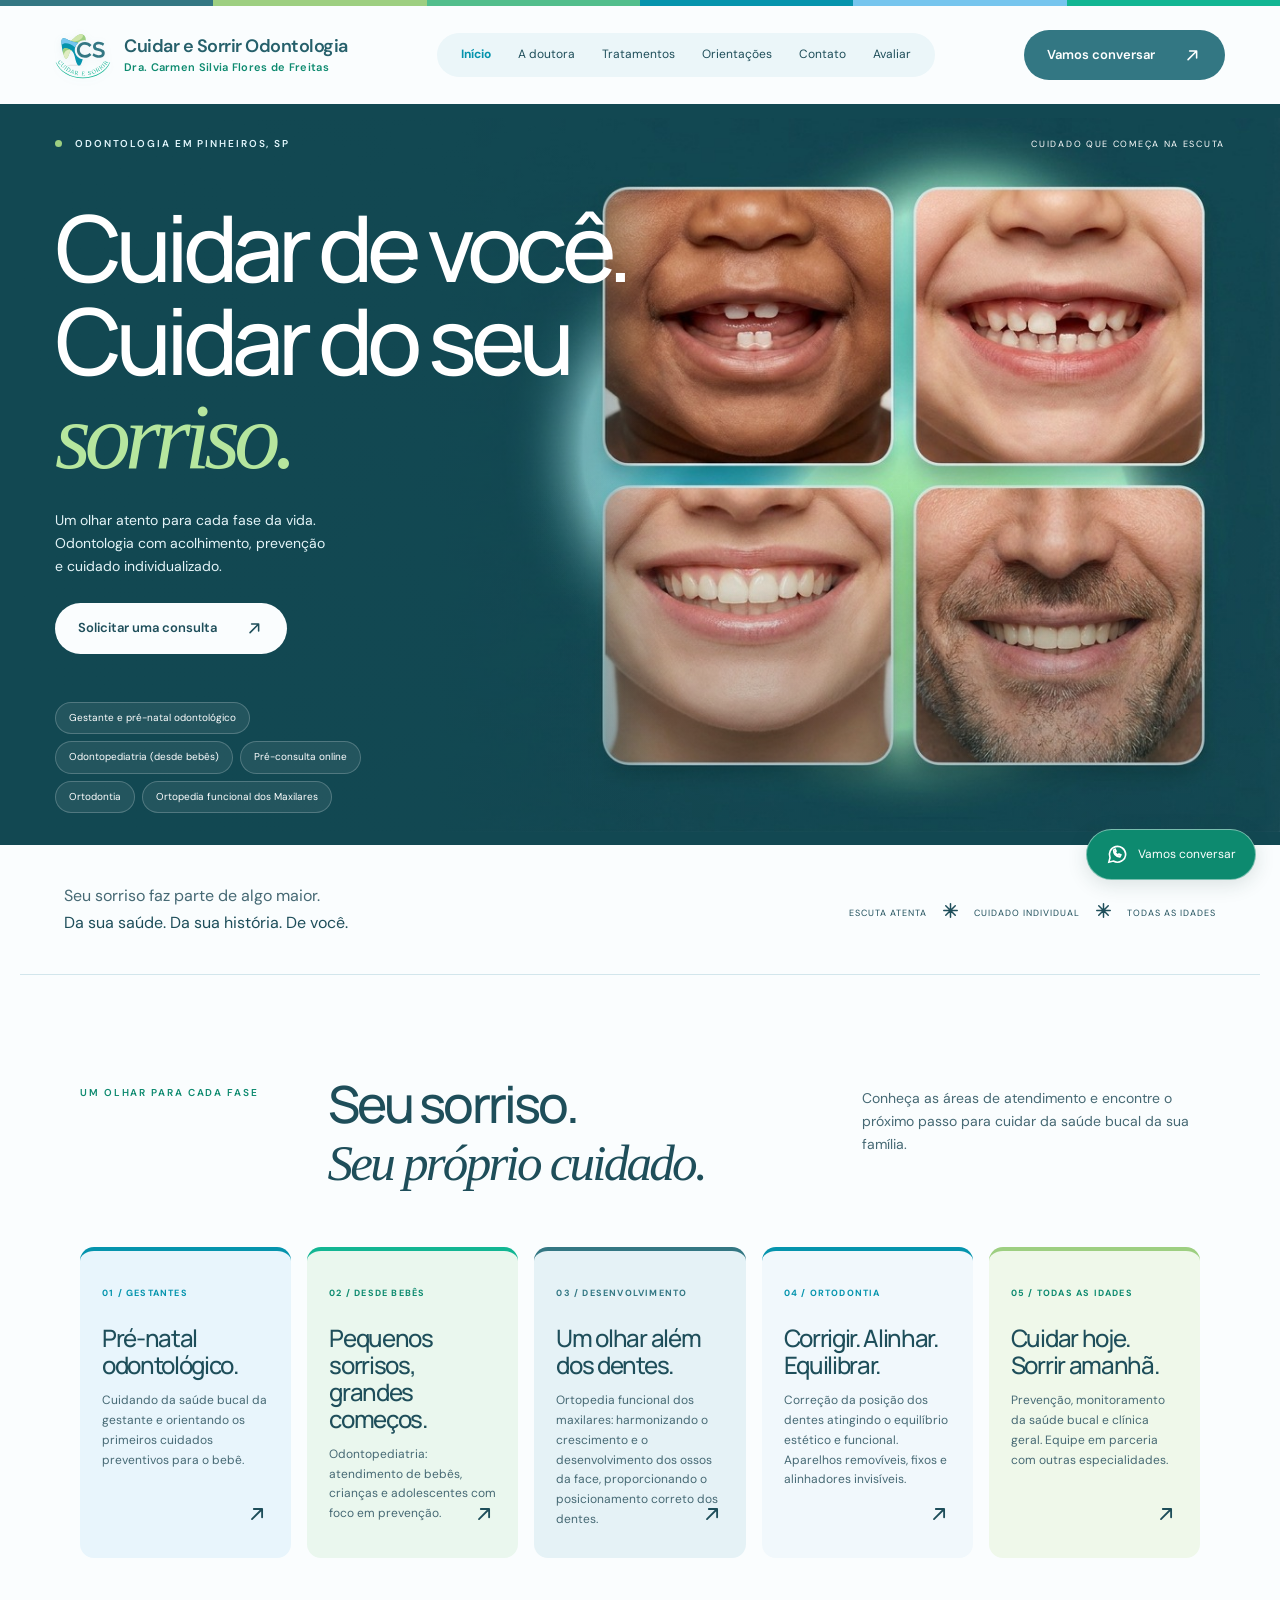
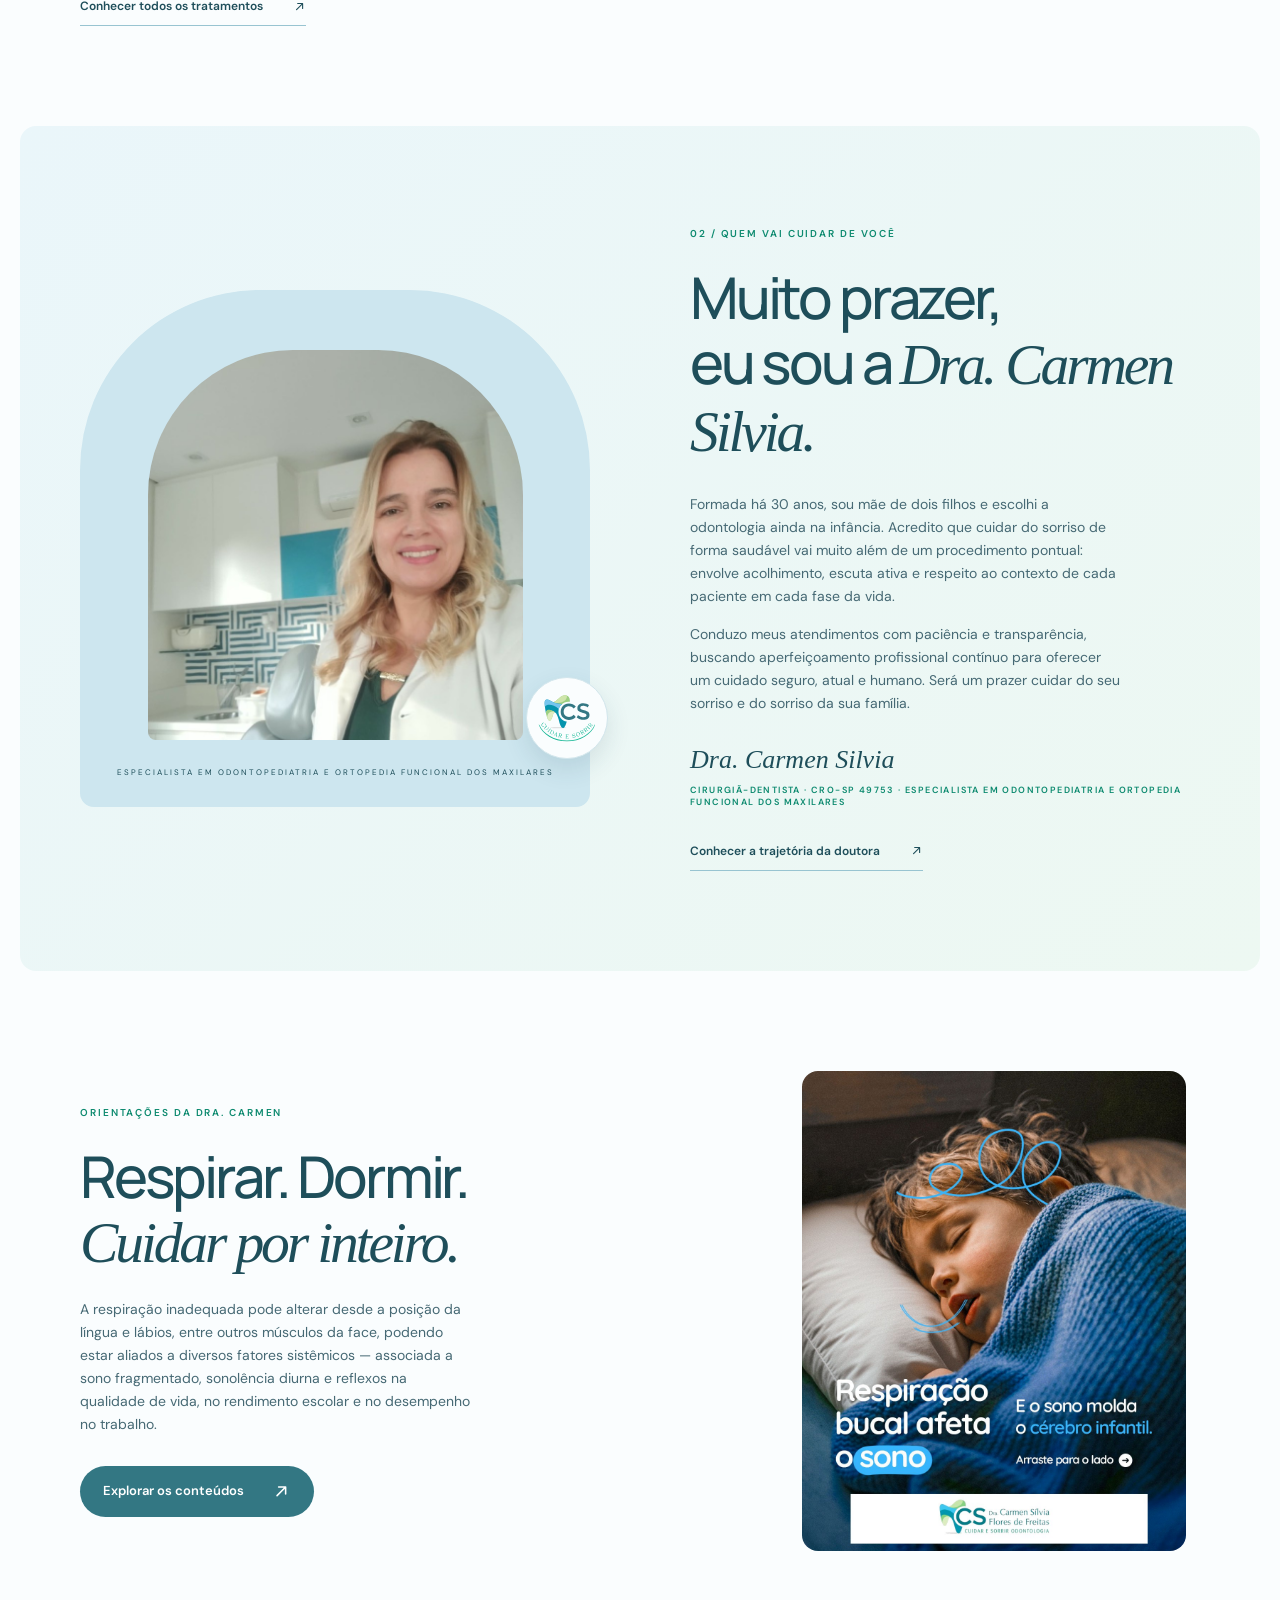
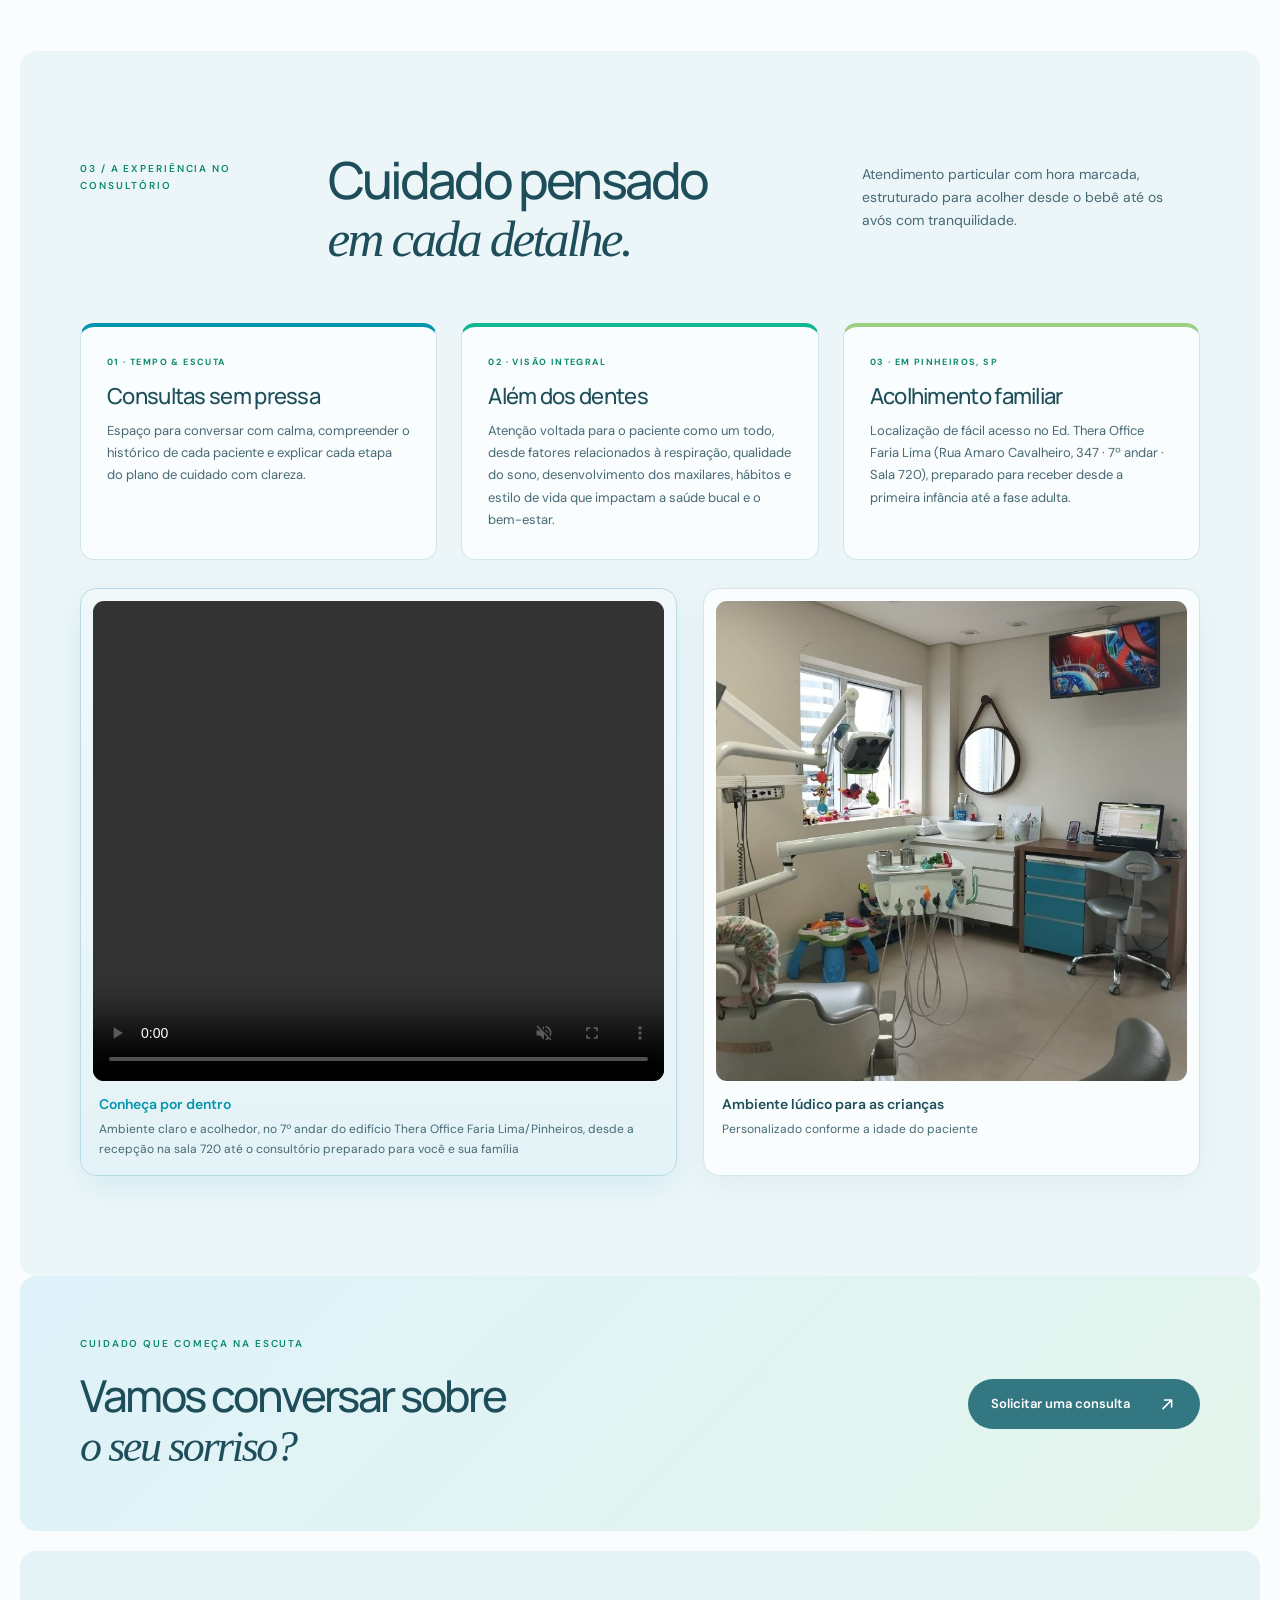
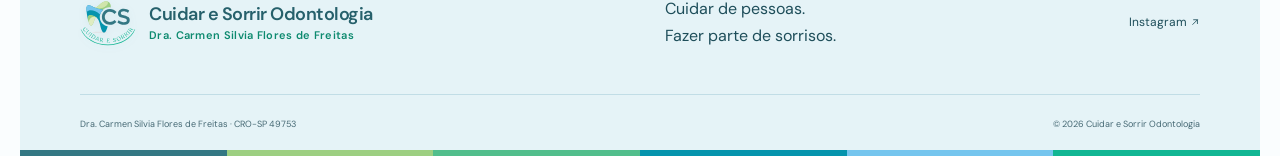
<file: index.html>
<!doctype html><html lang="pt-BR"><head><meta charset="utf-8"><meta name="viewport" content="width=device-width,initial-scale=1"><title>Dra. Carmen Silvia · Dentista em Pinheiros, SP | Cuidar e Sorrir Odontologia</title><meta name="description" content="Dra. Carmen Silvia Flores de Freitas (CRO-SP 49753), dentista em Pinheiros, São Paulo. Odontopediatria, ortopedia funcional dos maxilares, prevenção e clínica geral para crianças e adultos na Cuidar e Sorrir Odontologia."><meta name="robots" content="index,follow"><link rel="canonical" href="https://dracarmensilvia.com.br/"><meta name="theme-color" content="#1f5a73"><meta property="og:locale" content="pt_BR"><meta property="og:site_name" content="Cuidar e Sorrir Odontologia"><meta property="og:title" content="Dra. Carmen Silvia · Dentista em Pinheiros, SP | Cuidar e Sorrir Odontologia"><meta property="og:description" content="Dra. Carmen Silvia Flores de Freitas (CRO-SP 49753), dentista em Pinheiros, São Paulo. Odontopediatria, ortopedia funcional dos maxilares, prevenção e clínica geral para crianças e adultos."><meta property="og:type" content="website"><meta property="og:url" content="https://dracarmensilvia.com.br/"><meta property="og:image" content="https://dracarmensilvia.com.br/assets/dra-carmen.jpg"><meta property="og:image:alt" content="Dra. Carmen Silvia Flores de Freitas - Dentista na Cuidar e Sorrir Odontologia em Pinheiros"><meta name="twitter:card" content="summary_large_image"><link rel="icon" href="favicon.svg" type="image/svg+xml"><link rel="stylesheet" href="style.css"><link rel="stylesheet" href="blue-theme.css"><link rel="stylesheet" href="mobile.css"><script type="application/ld+json">{"@context":"https://schema.org","@graph":[{"@type":"WebSite","@id":"https://dracarmensilvia.com.br/#website","url":"https://dracarmensilvia.com.br/","name":"Dra. Carmen Silvia · Cuidar e Sorrir Odontologia","alternateName":["Cuidar e Sorrir Odontologia","Dra. Carmen Silvia Dentista","Doutora Carmen Dentista"],"inLanguage":"pt-BR"},{"@type":"Dentist","@id":"https://dracarmensilvia.com.br/#consultorio","name":"Cuidar e Sorrir Odontologia — Dra. Carmen Silvia","alternateName":["Dra. Carmen Silvia","Doutora Carmen Silvia","Dra. Carmen Silvia Flores de Freitas","Dra. Carmen Dentista em Pinheiros","Cuidar e Sorrir Odontologia"],"description":"Consultório odontológico em Pinheiros, São Paulo, conduzido pela Dra. Carmen Silvia Flores de Freitas (CRO-SP 49753). Atendimento particular para crianças e adultos em odontopediatria, ortopedia funcional dos maxilares, clínica geral, prevenção e reabilitação oral.","image":"https://dracarmensilvia.com.br/assets/dra-carmen.jpg","telephone":"+55-11-99975-5757","email":"cscuidaresorrir@gmail.com","priceRange":"$$","address":{"@type":"PostalAddress","streetAddress":"Rua Amaro Cavalheiro, 347, 7º andar, Sala 720 — Ed. Thera Office Faria Lima","addressLocality":"São Paulo","addressRegion":"SP","postalCode":"05425-011","addressCountry":"BR"},"areaServed":{"@type":"Place","name":"Pinheiros, São Paulo - SP"},"knowsAbout":["Odontologia","Odontopediatria","Ortopedia Funcional dos Maxilares","Clínica Geral Odontológica","Prevenção Odontológica","Estética e Reabilitação Oral","Respiração Bucal e Sono"],"founder":{"@id":"https://dracarmensilvia.com.br/#dra-carmen"},"sameAs":["https://www.instagram.com/dracarmensilvia/"],"url":"https://dracarmensilvia.com.br/"},{"@type":"Person","@id":"https://dracarmensilvia.com.br/#dra-carmen","name":"Dra. Carmen Silvia Flores de Freitas","alternateName":["Dra. Carmen Silvia","Doutora Carmen","Doutora Carmen Silvia"],"jobTitle":"Cirurgiã-Dentista","identifier":"CRO-SP 49753","image":"https://dracarmensilvia.com.br/assets/dra-carmen.jpg","worksFor":{"@id":"https://dracarmensilvia.com.br/#consultorio"},"sameAs":["https://www.instagram.com/dracarmensilvia/"],"url":"https://dracarmensilvia.com.br/a-doutora.html"}]}</script><script defer src="script.js"></script></head><body><a class="skip" href="#conteudo">Pular para o conteúdo</a><div class="page"><header class="header">
<a class="brand" aria-current="page" href="index.html" aria-label="Cuidar e Sorrir Odontologia, início"><img class="brand-logo" src="assets/logo-marca.svg" alt="" width="56" height="47" aria-hidden="true"><span>Cuidar e Sorrir Odontologia<small>Dra. Carmen Silvia Flores de Freitas</small></span></a>
<button class="menu-toggle" aria-expanded="false" aria-controls="navegacao" type="button">Menu <span aria-hidden="true">☰</span></button>
<nav id="navegacao" aria-label="Principal"><a aria-current="page" href="index.html">Início</a><a href="a-doutora.html">A doutora</a><a href="tratamentos.html">Tratamentos</a><a href="orientacoes.html">Orientações</a><a href="contato.html">Contato</a><a href="avaliar.html">Avaliar</a></nav>
<a class="button header-cta" href="contato.html#agendar">Vamos conversar <span aria-hidden="true"><svg class="icon-arrow" viewBox="0 0 24 24" fill="none" stroke="currentColor" stroke-width="2" stroke-linecap="round" stroke-linejoin="round" aria-hidden="true"><path d="M6.5 17.5L17.5 6.5M8.5 6.5h9v9"/></svg></span></a>
</header><main id="conteudo"><section class="hero" id="inicio" aria-labelledby="titulo">
<div class="hero-art" aria-hidden="true"></div>
<div class="hero-top"><span class="eyebrow"><i></i> ODONTOLOGIA EM PINHEIROS, SP</span><span class="hero-coordinate">CUIDADO QUE COMEÇA NA ESCUTA</span></div>
<div class="hero-copy"><h1 id="titulo">Cuidar de você.<br>Cuidar do seu<br><em>sorriso.</em></h1><p>Um olhar atento para cada fase da vida. <br>Odontologia com acolhimento, prevenção <br>e cuidado individualizado.</p><a class="button light" href="contato.html#agendar">Solicitar uma consulta <span aria-hidden="true"><svg class="icon-arrow" viewBox="0 0 24 24" fill="none" stroke="currentColor" stroke-width="2" stroke-linecap="round" stroke-linejoin="round" aria-hidden="true"><path d="M6.5 17.5L17.5 6.5M8.5 6.5h9v9"/></svg></span></a></div>
<div class="hero-bottom"><div class="tags"><a href="contato.html?atendimento=Gestante+e+pr%C3%A9-natal+odontol%C3%B3gico#agendar">Gestante e pré-natal odontológico</a><a href="contato.html?atendimento=Odontopediatria+%28desde+beb%C3%AAs%29#agendar">Odontopediatria (desde bebês)</a><a href="contato.html?atendimento=Pr%C3%A9-consulta+online#agendar">Pré-consulta online</a><a href="contato.html?atendimento=Ortodontia#agendar">Ortodontia</a><a href="contato.html?atendimento=Ortopedia+funcional+dos+maxilares#agendar">Ortopedia funcional dos Maxilares</a></div></div>
</section><div class="intro-strip"><p>Seu sorriso faz parte de algo maior.<br><strong>Da sua saúde. Da sua história. De você.</strong></p><span>ESCUTA ATENTA <b aria-hidden="true"><svg class="icon-asterisk" viewBox="0 0 24 24" fill="none" stroke="currentColor" stroke-width="2.1" stroke-linecap="round" aria-hidden="true"><path d="M12 2.5v19M2.5 12h19M5.3 5.3l13.4 13.4M18.7 5.3L5.3 18.7"/></svg></b> CUIDADO INDIVIDUAL <b aria-hidden="true"><svg class="icon-asterisk" viewBox="0 0 24 24" fill="none" stroke="currentColor" stroke-width="2.1" stroke-linecap="round" aria-hidden="true"><path d="M12 2.5v19M2.5 12h19M5.3 5.3l13.4 13.4M18.7 5.3L5.3 18.7"/></svg></b> TODAS AS IDADES</span></div><section class="section home-care"><div class="section-heading"><span class="eyebrow dark">UM OLHAR PARA CADA FASE</span><h2>Seu sorriso.<br><em>Seu próprio cuidado.</em></h2><p>Conheça as áreas de atendimento e encontre o próximo passo para cuidar da saúde bucal da sua família.</p></div><div class="home-care-grid"><a href="tratamentos.html#pre-natal"><span>01 / GESTANTES</span><h3>Pré-natal<br>odontológico.</h3><p>Cuidando da saúde bucal da gestante e orientando os primeiros cuidados preventivos para o bebê.</p><b aria-hidden="true"><svg class="icon-arrow" viewBox="0 0 24 24" fill="none" stroke="currentColor" stroke-width="2" stroke-linecap="round" stroke-linejoin="round" aria-hidden="true"><path d="M6.5 17.5L17.5 6.5M8.5 6.5h9v9"/></svg></b></a><a href="tratamentos.html#infantil"><span>02 / DESDE BEBÊS</span><h3>Pequenos sorrisos,<br>grandes começos.</h3><p>Odontopediatria: atendimento de bebês, crianças e adolescentes com foco em prevenção.</p><b aria-hidden="true"><svg class="icon-arrow" viewBox="0 0 24 24" fill="none" stroke="currentColor" stroke-width="2" stroke-linecap="round" stroke-linejoin="round" aria-hidden="true"><path d="M6.5 17.5L17.5 6.5M8.5 6.5h9v9"/></svg></b></a><a href="tratamentos.html#ortopedia"><span>03 / DESENVOLVIMENTO</span><h3>Um olhar além<br>dos dentes.</h3><p>Ortopedia funcional dos maxilares: harmonizando o crescimento e o desenvolvimento dos ossos da face, proporcionando o posicionamento correto dos dentes.</p><b aria-hidden="true"><svg class="icon-arrow" viewBox="0 0 24 24" fill="none" stroke="currentColor" stroke-width="2" stroke-linecap="round" stroke-linejoin="round" aria-hidden="true"><path d="M6.5 17.5L17.5 6.5M8.5 6.5h9v9"/></svg></b></a><a href="tratamentos.html#ortodontia"><span>04 / ORTODONTIA</span><h3>Corrigir. Alinhar.<br>Equilibrar.</h3><p>Correção da posição dos dentes atingindo o equilíbrio estético e funcional. Aparelhos removíveis, fixos e alinhadores invisíveis.</p><b aria-hidden="true"><svg class="icon-arrow" viewBox="0 0 24 24" fill="none" stroke="currentColor" stroke-width="2" stroke-linecap="round" stroke-linejoin="round" aria-hidden="true"><path d="M6.5 17.5L17.5 6.5M8.5 6.5h9v9"/></svg></b></a><a href="tratamentos.html#prevencao"><span>05 / TODAS AS IDADES</span><h3>Cuidar hoje.<br>Sorrir amanhã.</h3><p>Prevenção, monitoramento da saúde bucal e clínica geral. Equipe em parceria com outras especialidades.</p><b aria-hidden="true"><svg class="icon-arrow" viewBox="0 0 24 24" fill="none" stroke="currentColor" stroke-width="2" stroke-linecap="round" stroke-linejoin="round" aria-hidden="true"><path d="M6.5 17.5L17.5 6.5M8.5 6.5h9v9"/></svg></b></a></div><a class="text-link" href="tratamentos.html">Conhecer todos os tratamentos <svg class="icon-arrow" viewBox="0 0 24 24" fill="none" stroke="currentColor" stroke-width="2" stroke-linecap="round" stroke-linejoin="round" aria-hidden="true"><path d="M6.5 17.5L17.5 6.5M8.5 6.5h9v9"/></svg></a></section><section class="about section" id="doutora" aria-labelledby="doutora-titulo"><div class="portrait-wrap"><div class="portrait"><img src="assets/dra-carmen-consultorio.jpg" alt="Dra. Carmen Silvia sorrindo de jaleco branco no consultório Cuidar e Sorrir" loading="lazy" width="759" height="1024"></div><span class="portrait-note">ESPECIALISTA EM ODONTOPEDIATRIA E ORTOPEDIA FUNCIONAL DOS MAXILARES</span><span class="portrait-flower" aria-hidden="true"><img src="assets/logo-marca.svg" alt="" width="48" height="40"></span></div><div class="about-copy"><span class="eyebrow dark">02 / QUEM VAI CUIDAR DE VOCÊ</span><h2 id="doutora-titulo">Muito prazer,<br>eu sou a <em>Dra. Carmen Silvia.</em></h2><p>Formada há 30 anos, sou mãe de dois filhos e escolhi a odontologia ainda na infância. Acredito que cuidar do sorriso de forma saudável vai muito além de um procedimento pontual: envolve acolhimento, escuta ativa e respeito ao contexto de cada paciente em cada fase da vida.</p><p>Conduzo meus atendimentos com paciência e transparência, buscando aperfeiçoamento profissional contínuo para oferecer um cuidado seguro, atual e humano. Será um prazer cuidar do seu sorriso e do sorriso da sua família.</p><div class="signature">Dra. Carmen Silvia<small>CIRURGIÃ-DENTISTA · CRO-SP 49753 · ESPECIALISTA EM ODONTOPEDIATRIA E ORTOPEDIA FUNCIONAL DOS MAXILARES</small></div><a class="text-link" href="a-doutora.html">Conhecer a trajetória da doutora <span aria-hidden="true"><svg class="icon-arrow" viewBox="0 0 24 24" fill="none" stroke="currentColor" stroke-width="2" stroke-linecap="round" stroke-linejoin="round" aria-hidden="true"><path d="M6.5 17.5L17.5 6.5M8.5 6.5h9v9"/></svg></span></a></div></section><section class="section home-education"><div><span class="eyebrow dark">ORIENTAÇÕES DA DRA. CARMEN</span><h2>Respirar. Dormir.<br><em>Cuidar por inteiro.</em></h2><p>A respiração inadequada pode alterar desde a posição da língua e lábios, entre outros músculos da face, podendo estar aliados a diversos fatores sistêmicos — associada a sono fragmentado, sonolência diurna e reflexos na qualidade de vida, no rendimento escolar e no desempenho no trabalho.</p><a class="button" href="orientacoes.html">Explorar os conteúdos <span aria-hidden="true"><svg class="icon-arrow" viewBox="0 0 24 24" fill="none" stroke="currentColor" stroke-width="2" stroke-linecap="round" stroke-linejoin="round" aria-hidden="true"><path d="M6.5 17.5L17.5 6.5M8.5 6.5h9v9"/></svg></span></a></div><a href="orientacoes.html" aria-label="Explorar publicações sobre respiração e sono"><img src="assets/respiracao-e-sono.jpg" alt="Publicação da Dra. Carmen sobre respiração bucal e sono" width="1080" height="1350" loading="lazy"></a></section><section class="section trust-strip" aria-labelledby="experiencia-titulo"><div class="section-heading"><span class="eyebrow dark">03 / A EXPERIÊNCIA NO CONSULTÓRIO</span><h2 id="experiencia-titulo">Cuidado pensado<br><em>em cada detalhe.</em></h2><p>Atendimento particular com hora marcada, estruturado para acolher desde o bebê até os avós com tranquilidade.</p></div><div class="trust-grid"><div class="trust-card"><span>01 · TEMPO & ESCUTA</span><h3>Consultas sem pressa</h3><p>Espaço para conversar com calma, compreender o histórico de cada paciente e explicar cada etapa do plano de cuidado com clareza.</p></div><div class="trust-card"><span>02 · VISÃO INTEGRAL</span><h3>Além dos dentes</h3><p>Atenção voltada para o paciente como um todo, desde fatores relacionados à respiração, qualidade do sono, desenvolvimento dos maxilares, hábitos e estilo de vida que impactam a saúde bucal e o bem-estar.</p></div><div class="trust-card"><span>03 · EM PINHEIROS, SP</span><h3>Acolhimento familiar</h3><p>Localização de fácil acesso no Ed. Thera Office Faria Lima (Rua Amaro Cavalheiro, 347 · 7º andar · Sala 720), preparado para receber desde a primeira infância até a fase adulta.</p></div></div><div class="clinic-gallery"><figure class="doctor-photo-card video-card"><video src="assets/video-consultorio.mp4" autoplay muted loop playsinline controls preload="metadata" width="720" height="1280" aria-label="Tour pelo consultório da Cuidar e Sorrir Odontologia na Sala 720 do Ed. Thera Office Faria Lima"></video><figcaption><strong>Conheça por dentro</strong><span>Ambiente claro e acolhedor, no 7º andar do edifício Thera Office Faria Lima/Pinheiros, desde a recepção na sala 720 até o consultório preparado para você e sua família</span></figcaption></figure><figure class="doctor-photo-card"><img src="assets/consultorio-atendimento.jpg" alt="Ambiente lúdico para crianças na Cuidar e Sorrir Odontologia, personalizado conforme a idade do paciente" width="770" height="1024" loading="lazy"><figcaption><strong>Ambiente lúdico para as crianças</strong><span>Personalizado conforme a idade do paciente</span></figcaption></figure></div></section><section class="page-cta"><div><span class="eyebrow dark">CUIDADO QUE COMEÇA NA ESCUTA</span><h2>Vamos conversar sobre<br><em>o seu sorriso?</em></h2></div><a class="button" href="contato.html#agendar">Solicitar uma consulta <span aria-hidden="true"><svg class="icon-arrow" viewBox="0 0 24 24" fill="none" stroke="currentColor" stroke-width="2" stroke-linecap="round" stroke-linejoin="round" aria-hidden="true"><path d="M6.5 17.5L17.5 6.5M8.5 6.5h9v9"/></svg></span></a></section></main><footer><div class="footer-top"><a class="brand" href="index.html"><img class="brand-logo" src="assets/logo-marca.svg" alt="" width="56" height="47" aria-hidden="true"><span>Cuidar e Sorrir Odontologia<small>Dra. Carmen Silvia Flores de Freitas</small></span></a><p>Cuidar de pessoas.<br>Fazer parte de sorrisos.</p><a href="https://www.instagram.com/dracarmensilvia/" target="_blank" rel="noopener noreferrer">Instagram <svg class="icon-arrow" viewBox="0 0 24 24" fill="none" stroke="currentColor" stroke-width="2" stroke-linecap="round" stroke-linejoin="round" aria-hidden="true"><path d="M6.5 17.5L17.5 6.5M8.5 6.5h9v9"/></svg></a></div><div class="footer-bottom"><span>Dra. Carmen Silvia Flores de Freitas · CRO-SP 49753</span><span>© <span id="year">2026</span> Cuidar e Sorrir Odontologia</span></div></footer></div><a class="floating" href="contato.html#agendar" aria-label="Solicitar consulta pelo formulário"><svg width="23" height="23" viewBox="0 0 24 24" fill="none" stroke="currentColor" stroke-width="1.7" aria-hidden="true"><path d="M20.5 11.5a8.5 8.5 0 0 1-12.8 7.3L3 20l1.2-4.6A8.5 8.5 0 1 1 20.5 11.5Z"/><path d="M8 7.5c0 4 2.5 6.5 6.5 7l1-2-2-1-1 1c-1.5-.7-2.3-1.5-3-3l1-1-1-2-1.5 1Z"/></svg><span>Vamos conversar</span></a></body></html>
</file>
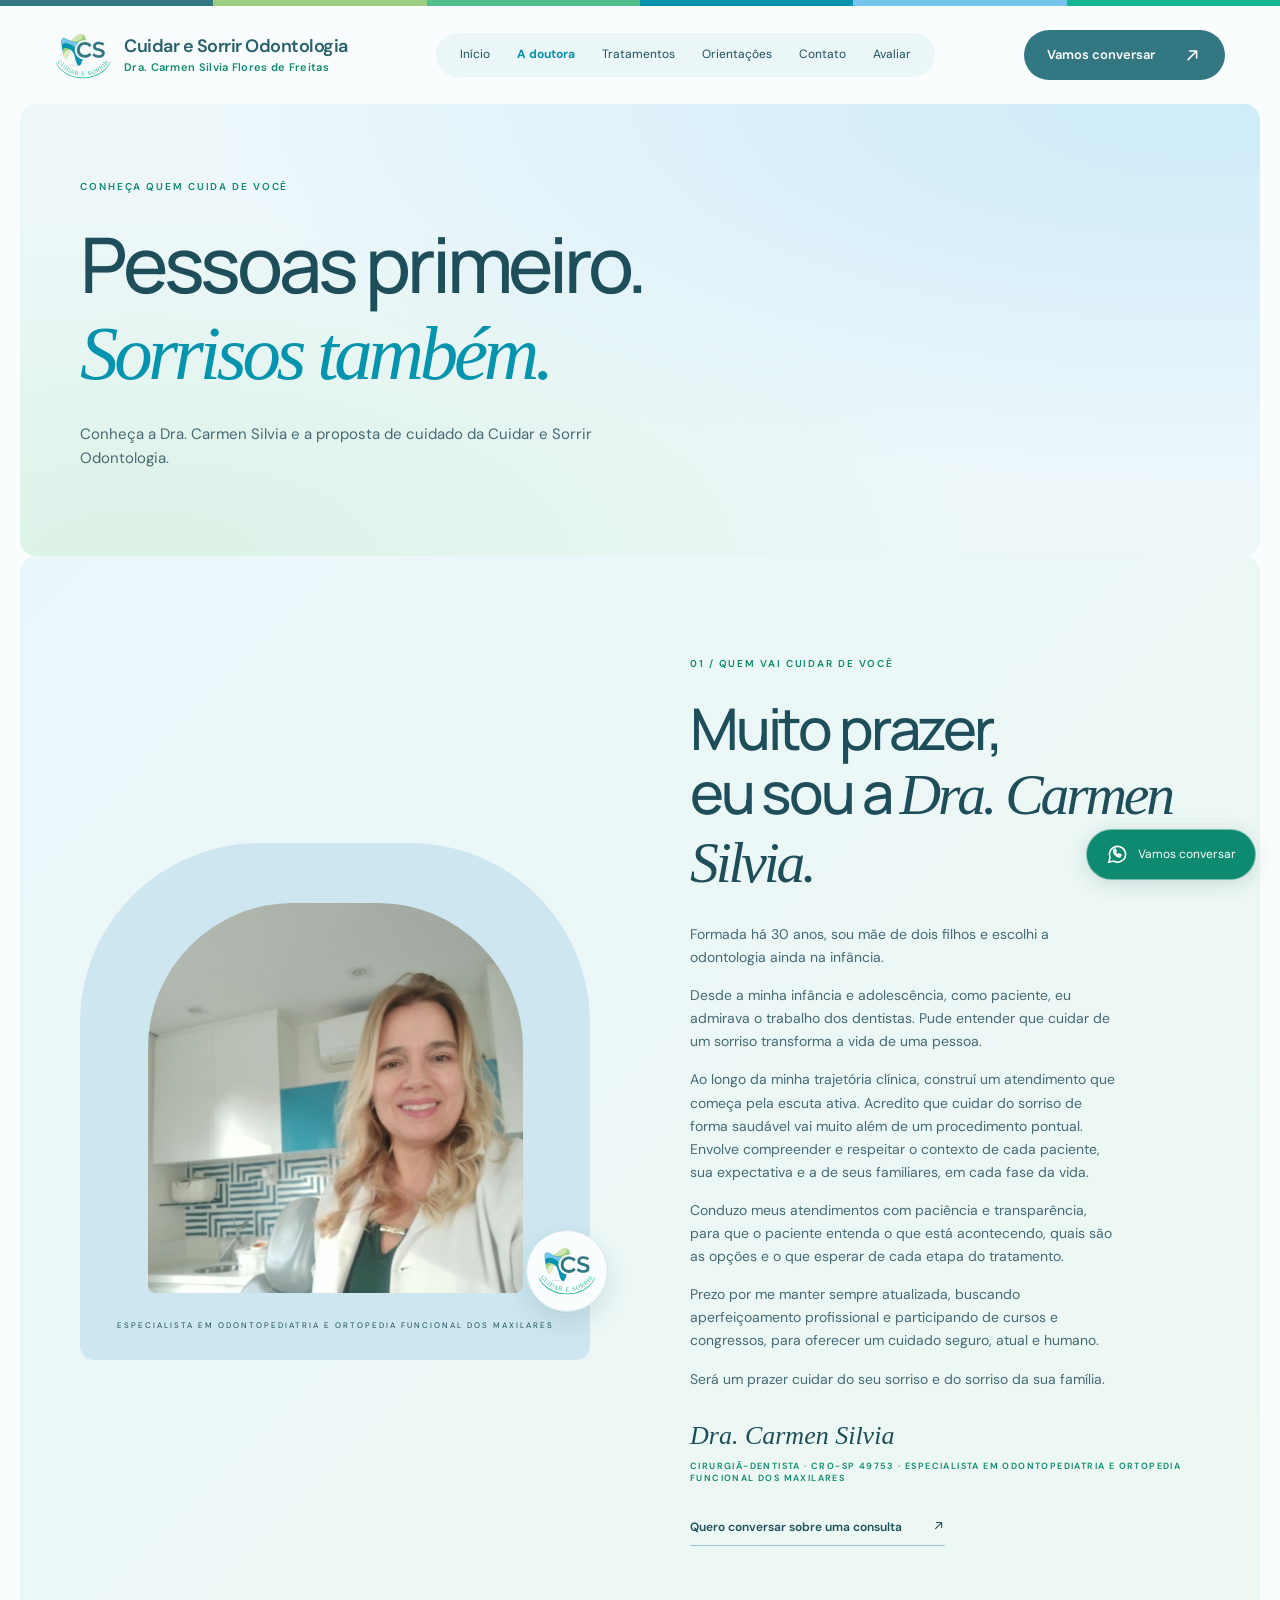
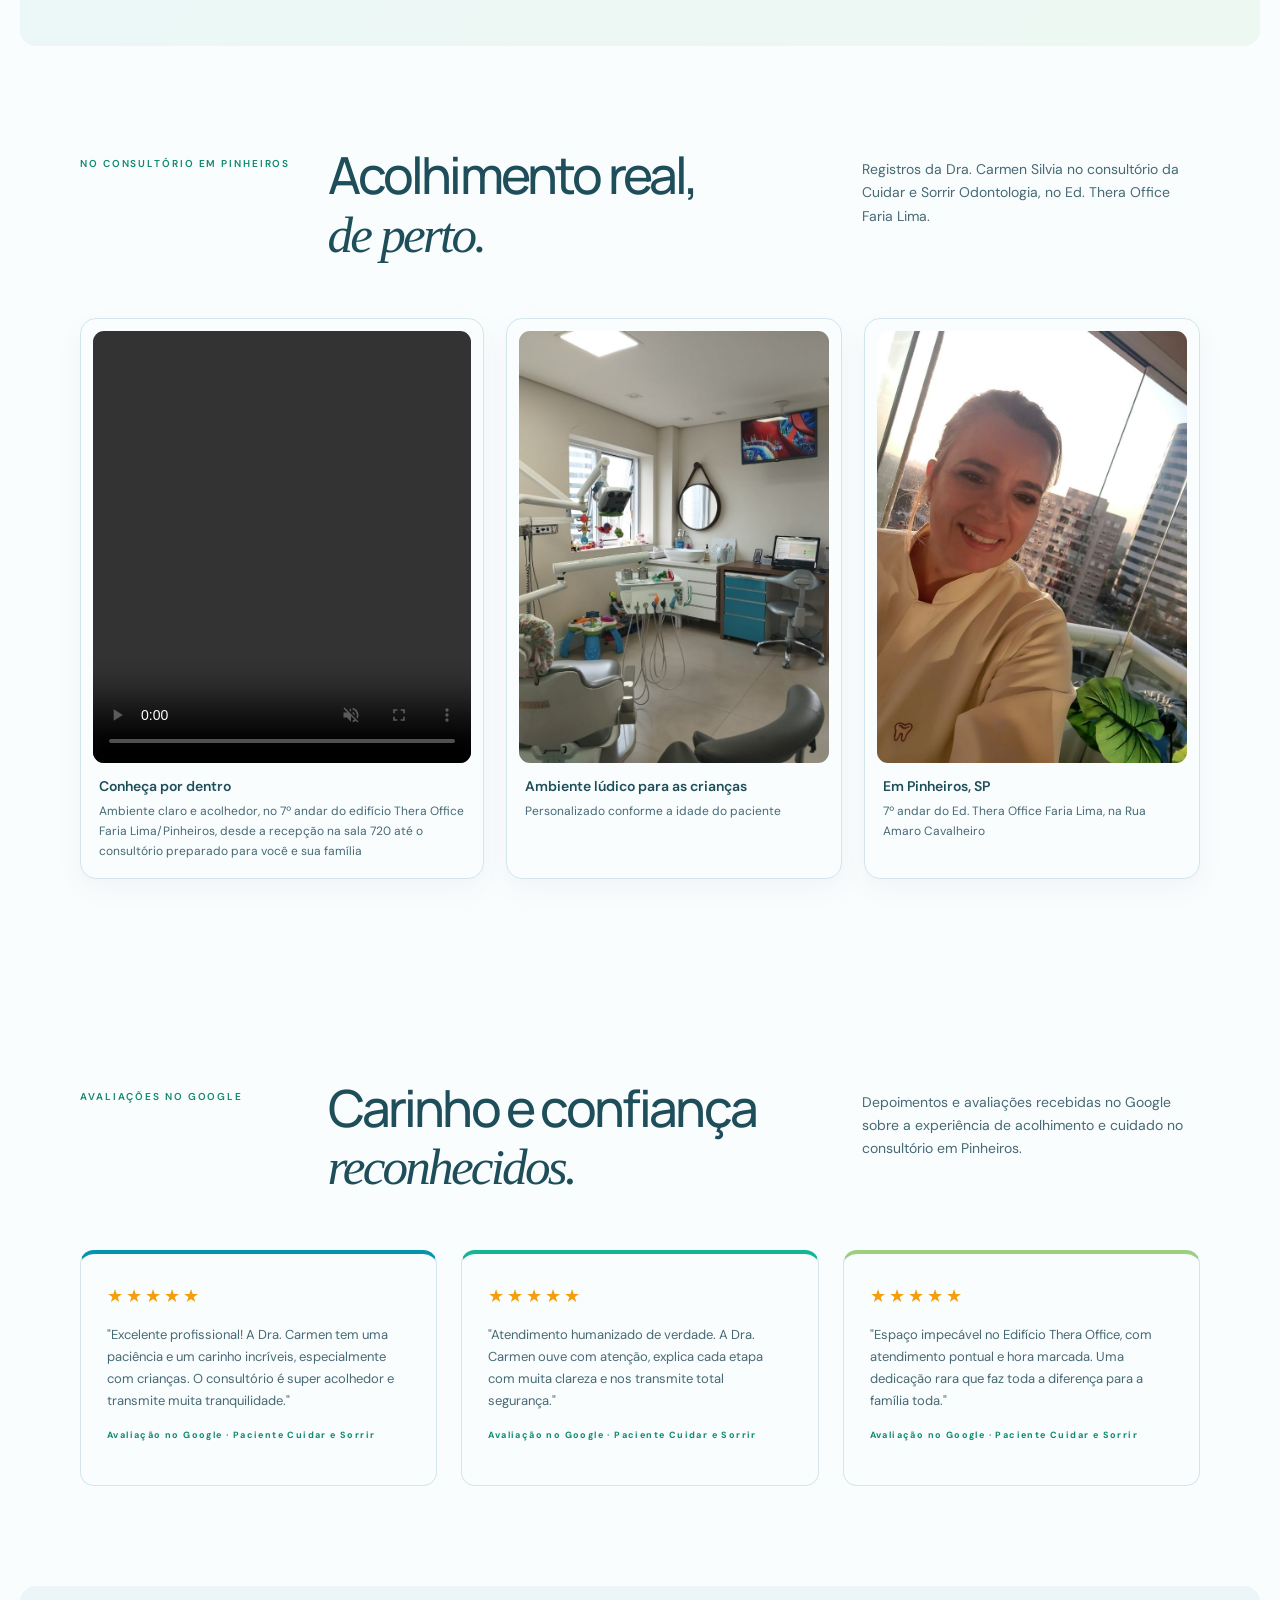
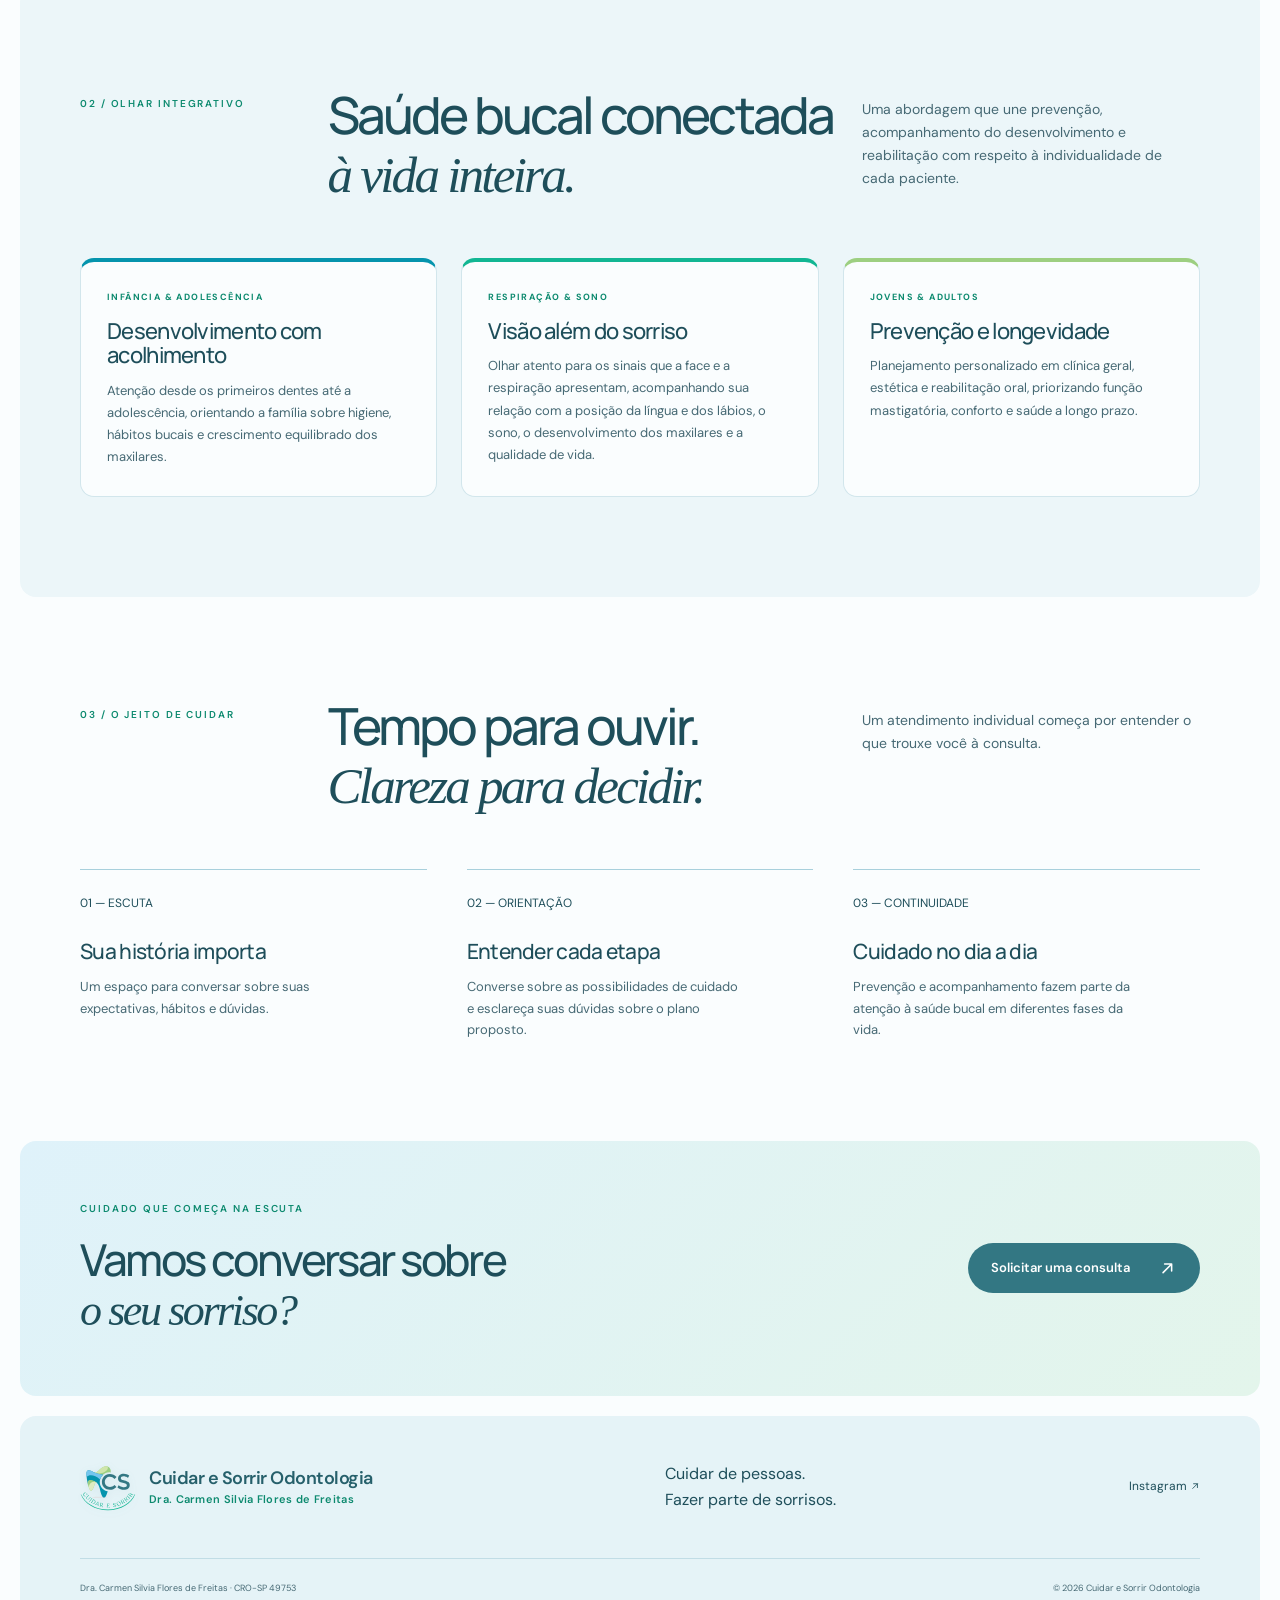
<file: a-doutora.html>
<!doctype html><html lang="pt-BR"><head><meta charset="utf-8"><meta name="viewport" content="width=device-width,initial-scale=1"><title>Dra. Carmen Silvia Flores de Freitas · Dentista em Pinheiros | Cuidar e Sorrir</title><meta name="description" content="Conheça a Dra. Carmen Silvia Flores de Freitas (CRO-SP 49753), cirurgiã-dentista em Pinheiros, São Paulo. Atendimento odontológico humanizado para crianças e adultos na Cuidar e Sorrir Odontologia."><meta name="robots" content="index,follow"><link rel="canonical" href="https://dracarmensilvia.com.br/a-doutora.html"><meta name="theme-color" content="#1f5a73"><meta property="og:locale" content="pt_BR"><meta property="og:site_name" content="Cuidar e Sorrir Odontologia"><meta property="og:title" content="Dra. Carmen Silvia Flores de Freitas · Dentista em Pinheiros | Cuidar e Sorrir"><meta property="og:description" content="Conheça a Dra. Carmen Silvia Flores de Freitas (CRO-SP 49753), cirurgiã-dentista em Pinheiros, São Paulo. Atendimento odontológico humanizado para crianças e adultos."><meta property="og:type" content="website"><meta property="og:url" content="https://dracarmensilvia.com.br/a-doutora.html"><meta property="og:image" content="https://dracarmensilvia.com.br/assets/dra-carmen.jpg"><meta property="og:image:alt" content="Dra. Carmen Silvia Flores de Freitas - Cirurgiã-Dentista na Cuidar e Sorrir Odontologia"><meta name="twitter:card" content="summary_large_image"><link rel="icon" href="favicon.svg" type="image/svg+xml"><link rel="stylesheet" href="style.css"><link rel="stylesheet" href="blue-theme.css"><link rel="stylesheet" href="mobile.css"><script type="application/ld+json">{"@context":"https://schema.org","@graph":[{"@type":"ProfilePage","@id":"https://dracarmensilvia.com.br/a-doutora.html#profile","url":"https://dracarmensilvia.com.br/a-doutora.html","mainEntity":{"@id":"https://dracarmensilvia.com.br/#dra-carmen"}},{"@type":"Person","@id":"https://dracarmensilvia.com.br/#dra-carmen","name":"Dra. Carmen Silvia Flores de Freitas","alternateName":["Dra. Carmen Silvia","Doutora Carmen","Doutora Carmen Silvia","Dra. Carmen Dentista"],"jobTitle":"Cirurgiã-Dentista","identifier":"CRO-SP 49753","description":"Cirurgiã-dentista (CRO-SP 49753) à frente da Cuidar e Sorrir Odontologia em Pinheiros, São Paulo. Atendimento para crianças e adultos em odontopediatria, ortopedia funcional dos maxilares, prevenção e reabilitação oral.","image":"https://dracarmensilvia.com.br/assets/dra-carmen.jpg","worksFor":{"@id":"https://dracarmensilvia.com.br/#consultorio"},"sameAs":["https://www.instagram.com/dracarmensilvia/"],"url":"https://dracarmensilvia.com.br/a-doutora.html"},{"@type":"Dentist","@id":"https://dracarmensilvia.com.br/#consultorio","name":"Cuidar e Sorrir Odontologia — Dra. Carmen Silvia","image":"https://dracarmensilvia.com.br/assets/dra-carmen.jpg","telephone":"+55-11-99975-5757","address":{"@type":"PostalAddress","streetAddress":"Rua Amaro Cavalheiro, 347, 7º andar, Sala 720 — Ed. Thera Office Faria Lima","addressLocality":"São Paulo","addressRegion":"SP","postalCode":"05425-011","addressCountry":"BR"},"sameAs":["https://www.instagram.com/dracarmensilvia/"],"url":"https://dracarmensilvia.com.br/"}]}</script><script defer src="script.js"></script></head><body><a class="skip" href="#conteudo">Pular para o conteúdo</a><div class="page"><header class="header">
<a class="brand" href="index.html" aria-label="Cuidar e Sorrir Odontologia, início"><img class="brand-logo" src="assets/logo-marca.svg" alt="" width="56" height="47" aria-hidden="true"><span>Cuidar e Sorrir Odontologia<small>Dra. Carmen Silvia Flores de Freitas</small></span></a>
<button class="menu-toggle" aria-expanded="false" aria-controls="navegacao" type="button">Menu <span aria-hidden="true">☰</span></button>
<nav id="navegacao" aria-label="Principal"><a href="index.html">Início</a><a aria-current="page" href="a-doutora.html">A doutora</a><a href="tratamentos.html">Tratamentos</a><a href="orientacoes.html">Orientações</a><a href="contato.html">Contato</a><a href="avaliar.html">Avaliar</a></nav>
<a class="button header-cta" href="contato.html#agendar">Vamos conversar <span aria-hidden="true"><svg class="icon-arrow" viewBox="0 0 24 24" fill="none" stroke="currentColor" stroke-width="2" stroke-linecap="round" stroke-linejoin="round" aria-hidden="true"><path d="M6.5 17.5L17.5 6.5M8.5 6.5h9v9"/></svg></span></a>
</header><main id="conteudo"><section class="page-banner"><span class="eyebrow dark">CONHEÇA QUEM CUIDA DE VOCÊ</span><h1>Pessoas primeiro.<br><em>Sorrisos também.</em></h1><p>Conheça a Dra. Carmen Silvia e a proposta de cuidado da Cuidar e Sorrir Odontologia.</p></section><section class="about section" id="doutora" aria-labelledby="doutora-titulo"><div class="portrait-wrap"><div class="portrait"><img src="assets/dra-carmen-consultorio.jpg" alt="Dra. Carmen Silvia sorrindo de jaleco branco no consultório Cuidar e Sorrir" loading="lazy" width="759" height="1024"></div><span class="portrait-note">ESPECIALISTA EM ODONTOPEDIATRIA E ORTOPEDIA FUNCIONAL DOS MAXILARES</span><span class="portrait-flower" aria-hidden="true"><img src="assets/logo-marca.svg" alt="" width="48" height="40"></span></div><div class="about-copy"><span class="eyebrow dark">01 / QUEM VAI CUIDAR DE VOCÊ</span><h2 id="doutora-titulo">Muito prazer,<br>eu sou a <em>Dra. Carmen Silvia.</em></h2><p>Formada há 30 anos, sou mãe de dois filhos e escolhi a odontologia ainda na infância.</p><p>Desde a minha infância e adolescência, como paciente, eu admirava o trabalho dos dentistas. Pude entender que cuidar de um sorriso transforma a vida de uma pessoa.</p><p>Ao longo da minha trajetória clínica, construí um atendimento que começa pela escuta ativa. Acredito que cuidar do sorriso de forma saudável vai muito além de um procedimento pontual. Envolve compreender e respeitar o contexto de cada paciente, sua expectativa e a de seus familiares, em cada fase da vida.</p><p>Conduzo meus atendimentos com paciência e transparência, para que o paciente entenda o que está acontecendo, quais são as opções e o que esperar de cada etapa do tratamento.</p><p>Prezo por me manter sempre atualizada, buscando aperfeiçoamento profissional e participando de cursos e congressos, para oferecer um cuidado seguro, atual e humano.</p><p>Será um prazer cuidar do seu sorriso e do sorriso da sua família.</p><div class="signature">Dra. Carmen Silvia<small>CIRURGIÃ-DENTISTA · CRO-SP 49753 · ESPECIALISTA EM ODONTOPEDIATRIA E ORTOPEDIA FUNCIONAL DOS MAXILARES</small></div><a class="text-link" href="contato.html#agendar">Quero conversar sobre uma consulta <span aria-hidden="true"><svg class="icon-arrow" viewBox="0 0 24 24" fill="none" stroke="currentColor" stroke-width="2" stroke-linecap="round" stroke-linejoin="round" aria-hidden="true"><path d="M6.5 17.5L17.5 6.5M8.5 6.5h9v9"/></svg></span></a></div></section><section class="section" aria-labelledby="momentos-titulo"><div class="section-heading"><span class="eyebrow dark">NO CONSULTÓRIO EM PINHEIROS</span><h2 id="momentos-titulo">Acolhimento real,<br><em>de perto.</em></h2><p>Registros da Dra. Carmen Silvia no consultório da Cuidar e Sorrir Odontologia, no Ed. Thera Office Faria Lima.</p></div><div class="doctor-gallery"><figure class="doctor-photo-card video-card"><video src="assets/video-consultorio.mp4" autoplay muted loop playsinline controls preload="metadata" width="720" height="1280" aria-label="Tour pelo consultório da Cuidar e Sorrir Odontologia na Sala 720 do Ed. Thera Office Faria Lima"></video><figcaption><strong>Conheça por dentro</strong><span>Ambiente claro e acolhedor, no 7º andar do edifício Thera Office Faria Lima/Pinheiros, desde a recepção na sala 720 até o consultório preparado para você e sua família</span></figcaption></figure><figure class="doctor-photo-card"><img src="assets/consultorio-atendimento.jpg" alt="Ambiente lúdico para crianças na Cuidar e Sorrir Odontologia" width="770" height="1024" loading="lazy"><figcaption><strong>Ambiente lúdico para as crianças</strong><span>Personalizado conforme a idade do paciente</span></figcaption></figure><figure class="doctor-photo-card"><img src="assets/dra-carmen-pinheiros.jpg" alt="Dra. Carmen Silvia na varanda do consultório em Pinheiros, São Paulo" width="768" height="1024" loading="lazy"><figcaption><strong>Em Pinheiros, SP</strong><span>7º andar do Ed. Thera Office Faria Lima, na Rua Amaro Cavalheiro</span></figcaption></figure></div></section><section class="section google-reviews" aria-labelledby="avaliacoes-titulo"><div class="section-heading"><span class="eyebrow dark">AVALIAÇÕES NO GOOGLE</span><h2 id="avaliacoes-titulo">Carinho e confiança<br><em>reconhecidos.</em></h2><p>Depoimentos e avaliações recebidas no Google sobre a experiência de acolhimento e cuidado no consultório em Pinheiros.</p></div><div class="trust-grid"><div class="trust-card review-card"><div class="review-stars" aria-label="5 estrelas">★★★★★</div><p>"Excelente profissional! A Dra. Carmen tem uma paciência e um carinho incríveis, especialmente com crianças. O consultório é super acolhedor e transmite muita tranquilidade."</p><span class="review-author">Avaliação no Google · Paciente Cuidar e Sorrir</span></div><div class="trust-card review-card"><div class="review-stars" aria-label="5 estrelas">★★★★★</div><p>"Atendimento humanizado de verdade. A Dra. Carmen ouve com atenção, explica cada etapa com muita clareza e nos transmite total segurança."</p><span class="review-author">Avaliação no Google · Paciente Cuidar e Sorrir</span></div><div class="trust-card review-card"><div class="review-stars" aria-label="5 estrelas">★★★★★</div><p>"Espaço impecável no Edifício Thera Office, com atendimento pontual e hora marcada. Uma dedicação rara que faz toda a diferença para a família toda."</p><span class="review-author">Avaliação no Google · Paciente Cuidar e Sorrir</span></div></div></section><section class="section trust-strip" aria-labelledby="pilares-titulo"><div class="section-heading"><span class="eyebrow dark">02 / OLHAR INTEGRATIVO</span><h2 id="pilares-titulo">Saúde bucal conectada<br><em>à vida inteira.</em></h2><p>Uma abordagem que une prevenção, acompanhamento do desenvolvimento e reabilitação com respeito à individualidade de cada paciente.</p></div><div class="trust-grid"><div class="trust-card"><span>INFÂNCIA & ADOLESCÊNCIA</span><h3>Desenvolvimento com acolhimento</h3><p>Atenção desde os primeiros dentes até a adolescência, orientando a família sobre higiene, hábitos bucais e crescimento equilibrado dos maxilares.</p></div><div class="trust-card"><span>RESPIRAÇÃO & SONO</span><h3>Visão além do sorriso</h3><p>Olhar atento para os sinais que a face e a respiração apresentam, acompanhando sua relação com a posição da língua e dos lábios, o sono, o desenvolvimento dos maxilares e a qualidade de vida.</p></div><div class="trust-card"><span>JOVENS & ADULTOS</span><h3>Prevenção e longevidade</h3><p>Planejamento personalizado em clínica geral, estética e reabilitação oral, priorizando função mastigatória, conforto e saúde a longo prazo.</p></div></div></section><section class="section"><div class="section-heading"><span class="eyebrow dark">03 / O JEITO DE CUIDAR</span><h2>Tempo para ouvir.<br><em>Clareza para decidir.</em></h2><p>Um atendimento individual começa por entender o que trouxe você à consulta.</p></div><div class="steps"><div><span>01 — ESCUTA</span><h3>Sua história importa</h3><p>Um espaço para conversar sobre suas expectativas, hábitos e dúvidas.</p></div><div><span>02 — ORIENTAÇÃO</span><h3>Entender cada etapa</h3><p>Converse sobre as possibilidades de cuidado e esclareça suas dúvidas sobre o plano proposto.</p></div><div><span>03 — CONTINUIDADE</span><h3>Cuidado no dia a dia</h3><p>Prevenção e acompanhamento fazem parte da atenção à saúde bucal em diferentes fases da vida.</p></div></div></section><section class="page-cta"><div><span class="eyebrow dark">CUIDADO QUE COMEÇA NA ESCUTA</span><h2>Vamos conversar sobre<br><em>o seu sorriso?</em></h2></div><a class="button" href="contato.html#agendar">Solicitar uma consulta <span aria-hidden="true"><svg class="icon-arrow" viewBox="0 0 24 24" fill="none" stroke="currentColor" stroke-width="2" stroke-linecap="round" stroke-linejoin="round" aria-hidden="true"><path d="M6.5 17.5L17.5 6.5M8.5 6.5h9v9"/></svg></span></a></section></main><footer><div class="footer-top"><a class="brand" href="index.html"><img class="brand-logo" src="assets/logo-marca.svg" alt="" width="56" height="47" aria-hidden="true"><span>Cuidar e Sorrir Odontologia<small>Dra. Carmen Silvia Flores de Freitas</small></span></a><p>Cuidar de pessoas.<br>Fazer parte de sorrisos.</p><a href="https://www.instagram.com/dracarmensilvia/" target="_blank" rel="noopener noreferrer">Instagram <svg class="icon-arrow" viewBox="0 0 24 24" fill="none" stroke="currentColor" stroke-width="2" stroke-linecap="round" stroke-linejoin="round" aria-hidden="true"><path d="M6.5 17.5L17.5 6.5M8.5 6.5h9v9"/></svg></a></div><div class="footer-bottom"><span>Dra. Carmen Silvia Flores de Freitas · CRO-SP 49753</span><span>© <span id="year">2026</span> Cuidar e Sorrir Odontologia</span></div></footer></div><a class="floating" href="contato.html#agendar" aria-label="Solicitar consulta pelo formulário"><svg width="23" height="23" viewBox="0 0 24 24" fill="none" stroke="currentColor" stroke-width="1.7" aria-hidden="true"><path d="M20.5 11.5a8.5 8.5 0 0 1-12.8 7.3L3 20l1.2-4.6A8.5 8.5 0 1 1 20.5 11.5Z"/><path d="M8 7.5c0 4 2.5 6.5 6.5 7l1-2-2-1-1 1c-1.5-.7-2.3-1.5-3-3l1-1-1-2-1.5 1Z"/></svg><span>Vamos conversar</span></a></body></html>
</file>
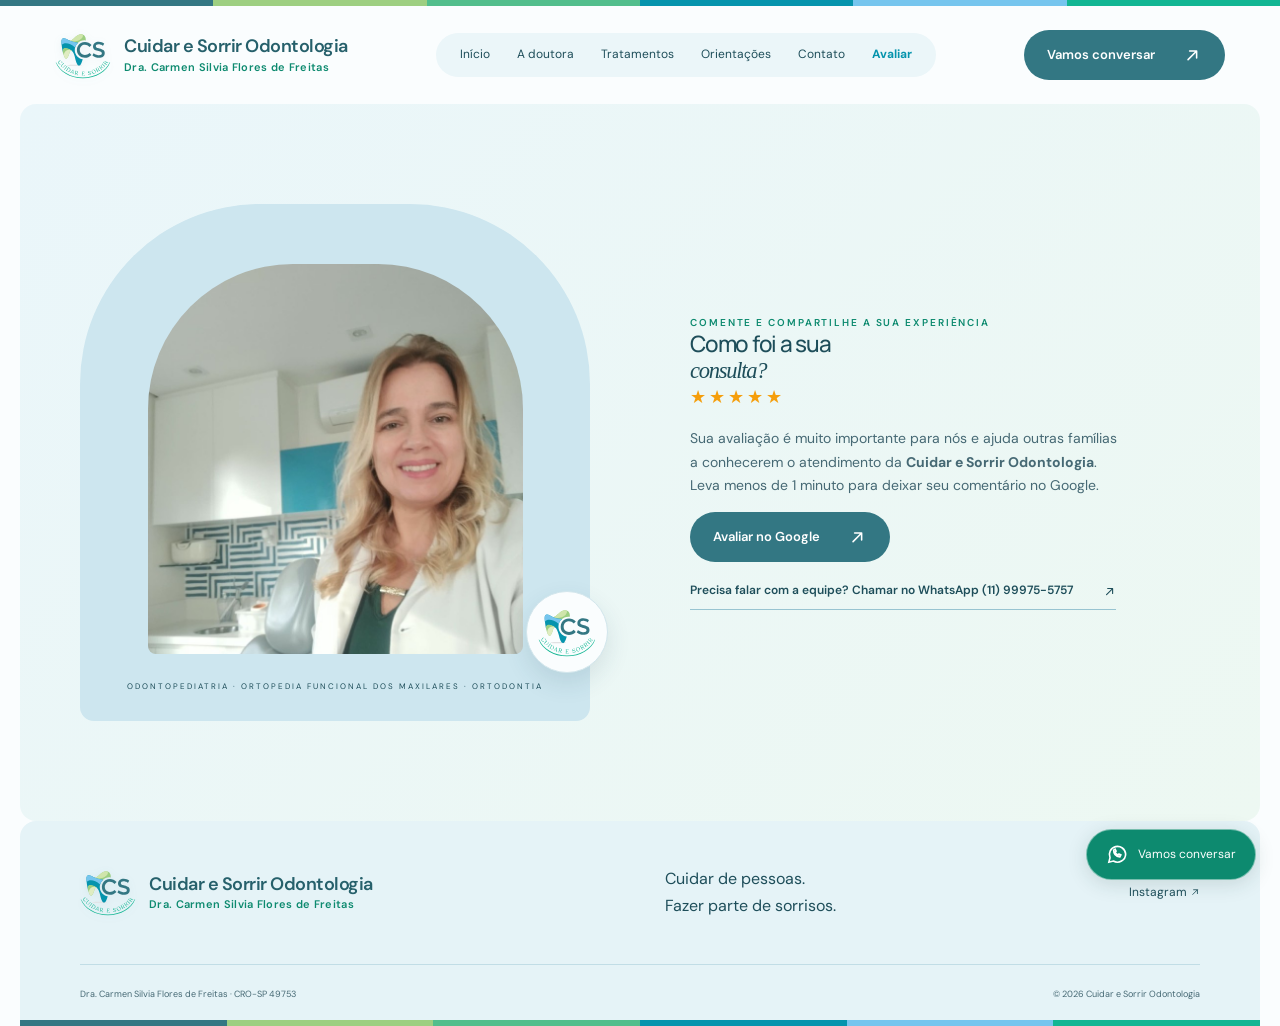
<file: avaliar.html>
<!doctype html><html lang="pt-BR"><head><meta charset="utf-8"><meta name="viewport" content="width=device-width,initial-scale=1"><title>Avaliar no Google · Cuidar e Sorrir Odontologia | Dra. Carmen Silvia</title><meta name="description" content="Comente e compartilhe a sua experiência na consulta com a Dra. Carmen Silvia na Cuidar e Sorrir Odontologia em Pinheiros, São Paulo."><meta name="robots" content="index,follow"><link rel="canonical" href="https://dracarmensilvia.com.br/avaliar.html"><meta name="theme-color" content="#1f5a73"><meta property="og:locale" content="pt_BR"><meta property="og:site_name" content="Cuidar e Sorrir Odontologia"><meta property="og:title" content="Avalie sua consulta · Dra. Carmen Silvia | Cuidar e Sorrir Odontologia"><meta property="og:description" content="Comente e compartilhe a sua experiência na consulta com a Dra. Carmen Silvia. Leva menos de 1 minuto para avaliar no Google."><meta property="og:type" content="website"><meta property="og:url" content="https://dracarmensilvia.com.br/avaliar.html"><meta property="og:image" content="https://dracarmensilvia.com.br/assets/dra-carmen.jpg"><meta property="og:image:alt" content="Dra. Carmen Silvia Flores de Freitas - Cuidar e Sorrir Odontologia"><meta name="twitter:card" content="summary_large_image"><link rel="icon" href="favicon.svg" type="image/svg+xml"><link rel="stylesheet" href="style.css"><link rel="stylesheet" href="blue-theme.css"><link rel="stylesheet" href="mobile.css"><script defer src="script.js"></script></head><body><a class="skip" href="#conteudo">Pular para o conteúdo</a><div class="page"><header class="header">
<a class="brand" href="index.html" aria-label="Cuidar e Sorrir Odontologia, início"><img class="brand-logo" src="assets/logo-marca.svg" alt="" width="56" height="47" aria-hidden="true"><span>Cuidar e Sorrir Odontologia<small>Dra. Carmen Silvia Flores de Freitas</small></span></a>
<button class="menu-toggle" aria-expanded="false" aria-controls="navegacao" type="button">Menu <span aria-hidden="true">☰</span></button>
<nav id="navegacao" aria-label="Principal"><a href="index.html">Início</a><a href="a-doutora.html">A doutora</a><a href="tratamentos.html">Tratamentos</a><a href="orientacoes.html">Orientações</a><a href="contato.html">Contato</a><a aria-current="page" href="avaliar.html">Avaliar</a></nav>
<a class="button header-cta" href="contato.html#agendar">Vamos conversar <span aria-hidden="true"><svg class="icon-arrow" viewBox="0 0 24 24" fill="none" stroke="currentColor" stroke-width="2" stroke-linecap="round" stroke-linejoin="round" aria-hidden="true"><path d="M6.5 17.5L17.5 6.5M8.5 6.5h9v9"/></svg></span></a>
</header><main id="conteudo"><section class="about section" aria-labelledby="avaliar-titulo"><div class="portrait-wrap"><div class="portrait"><img src="assets/dra-carmen-consultorio.jpg" alt="Dra. Carmen Silvia sorrindo de jaleco branco no consultório Cuidar e Sorrir" width="759" height="1024"></div><span class="portrait-note">ODONTOPEDIATRIA · ORTOPEDIA FUNCIONAL DOS MAXILARES · ORTODONTIA</span><span class="portrait-flower" aria-hidden="true"><img src="assets/logo-marca.svg" alt="" width="48" height="40"></span></div><div class="about-copy"><span class="eyebrow dark">COMENTE E COMPARTILHE A SUA EXPERIÊNCIA</span><h1 id="avaliar-titulo">Como foi a sua<br><em>consulta?</em></h1><div class="review-stars" aria-label="5 estrelas">★★★★★</div><p>Sua avaliação é muito importante para nós e ajuda outras famílias a conhecerem o atendimento da <strong>Cuidar e Sorrir Odontologia</strong>. Leva menos de 1 minuto para deixar seu comentário no Google.</p><p><a class="button" href="https://g.page/r/CQvGEdSGkzDyEBM/review" target="_blank" rel="noopener noreferrer">Avaliar no Google <span aria-hidden="true"><svg class="icon-arrow" viewBox="0 0 24 24" fill="none" stroke="currentColor" stroke-width="2" stroke-linecap="round" stroke-linejoin="round" aria-hidden="true"><path d="M6.5 17.5L17.5 6.5M8.5 6.5h9v9"/></svg></span></a></p><a class="text-link" href="https://wa.me/5511999755757" target="_blank" rel="noopener noreferrer">Precisa falar com a equipe? Chamar no WhatsApp (11) 99975-5757 <svg class="icon-arrow" viewBox="0 0 24 24" fill="none" stroke="currentColor" stroke-width="2" stroke-linecap="round" stroke-linejoin="round" aria-hidden="true"><path d="M6.5 17.5L17.5 6.5M8.5 6.5h9v9"/></svg></a></div></section></main><footer><div class="footer-top"><a class="brand" href="index.html"><img class="brand-logo" src="assets/logo-marca.svg" alt="" width="56" height="47" aria-hidden="true"><span>Cuidar e Sorrir Odontologia<small>Dra. Carmen Silvia Flores de Freitas</small></span></a><p>Cuidar de pessoas.<br>Fazer parte de sorrisos.</p><a href="https://www.instagram.com/dracarmensilvia/" target="_blank" rel="noopener noreferrer">Instagram <svg class="icon-arrow" viewBox="0 0 24 24" fill="none" stroke="currentColor" stroke-width="2" stroke-linecap="round" stroke-linejoin="round" aria-hidden="true"><path d="M6.5 17.5L17.5 6.5M8.5 6.5h9v9"/></svg></a></div><div class="footer-bottom"><span>Dra. Carmen Silvia Flores de Freitas · CRO-SP 49753</span><span>© <span id="year">2026</span> Cuidar e Sorrir Odontologia</span></div></footer></div><a class="floating" href="contato.html#agendar" aria-label="Solicitar consulta pelo formulário"><svg width="23" height="23" viewBox="0 0 24 24" fill="none" stroke="currentColor" stroke-width="1.7" aria-hidden="true"><path d="M20.5 11.5a8.5 8.5 0 0 1-12.8 7.3L3 20l1.2-4.6A8.5 8.5 0 1 1 20.5 11.5Z"/><path d="M8 7.5c0 4 2.5 6.5 6.5 7l1-2-2-1-1 1c-1.5-.7-2.3-1.5-3-3l1-1-1-2-1.5 1Z"/></svg><span>Vamos conversar</span></a></body></html>
</file>
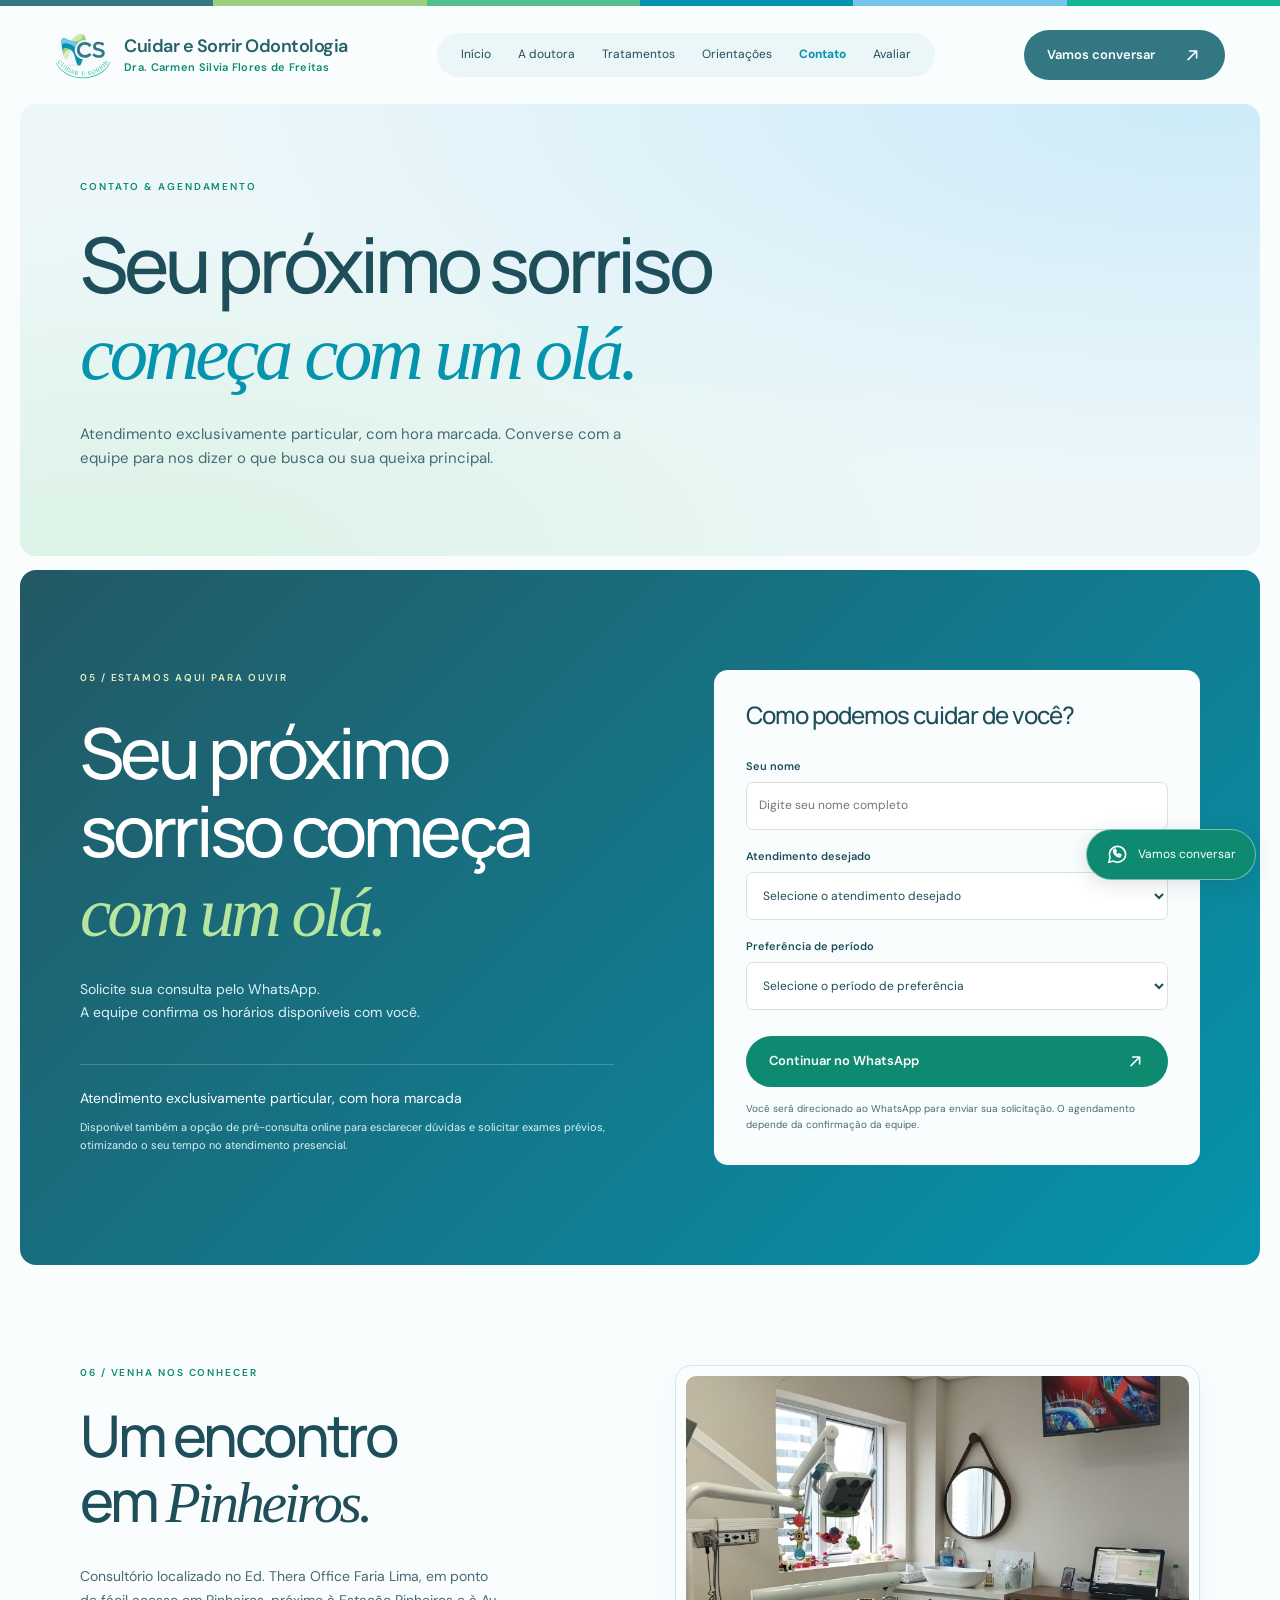
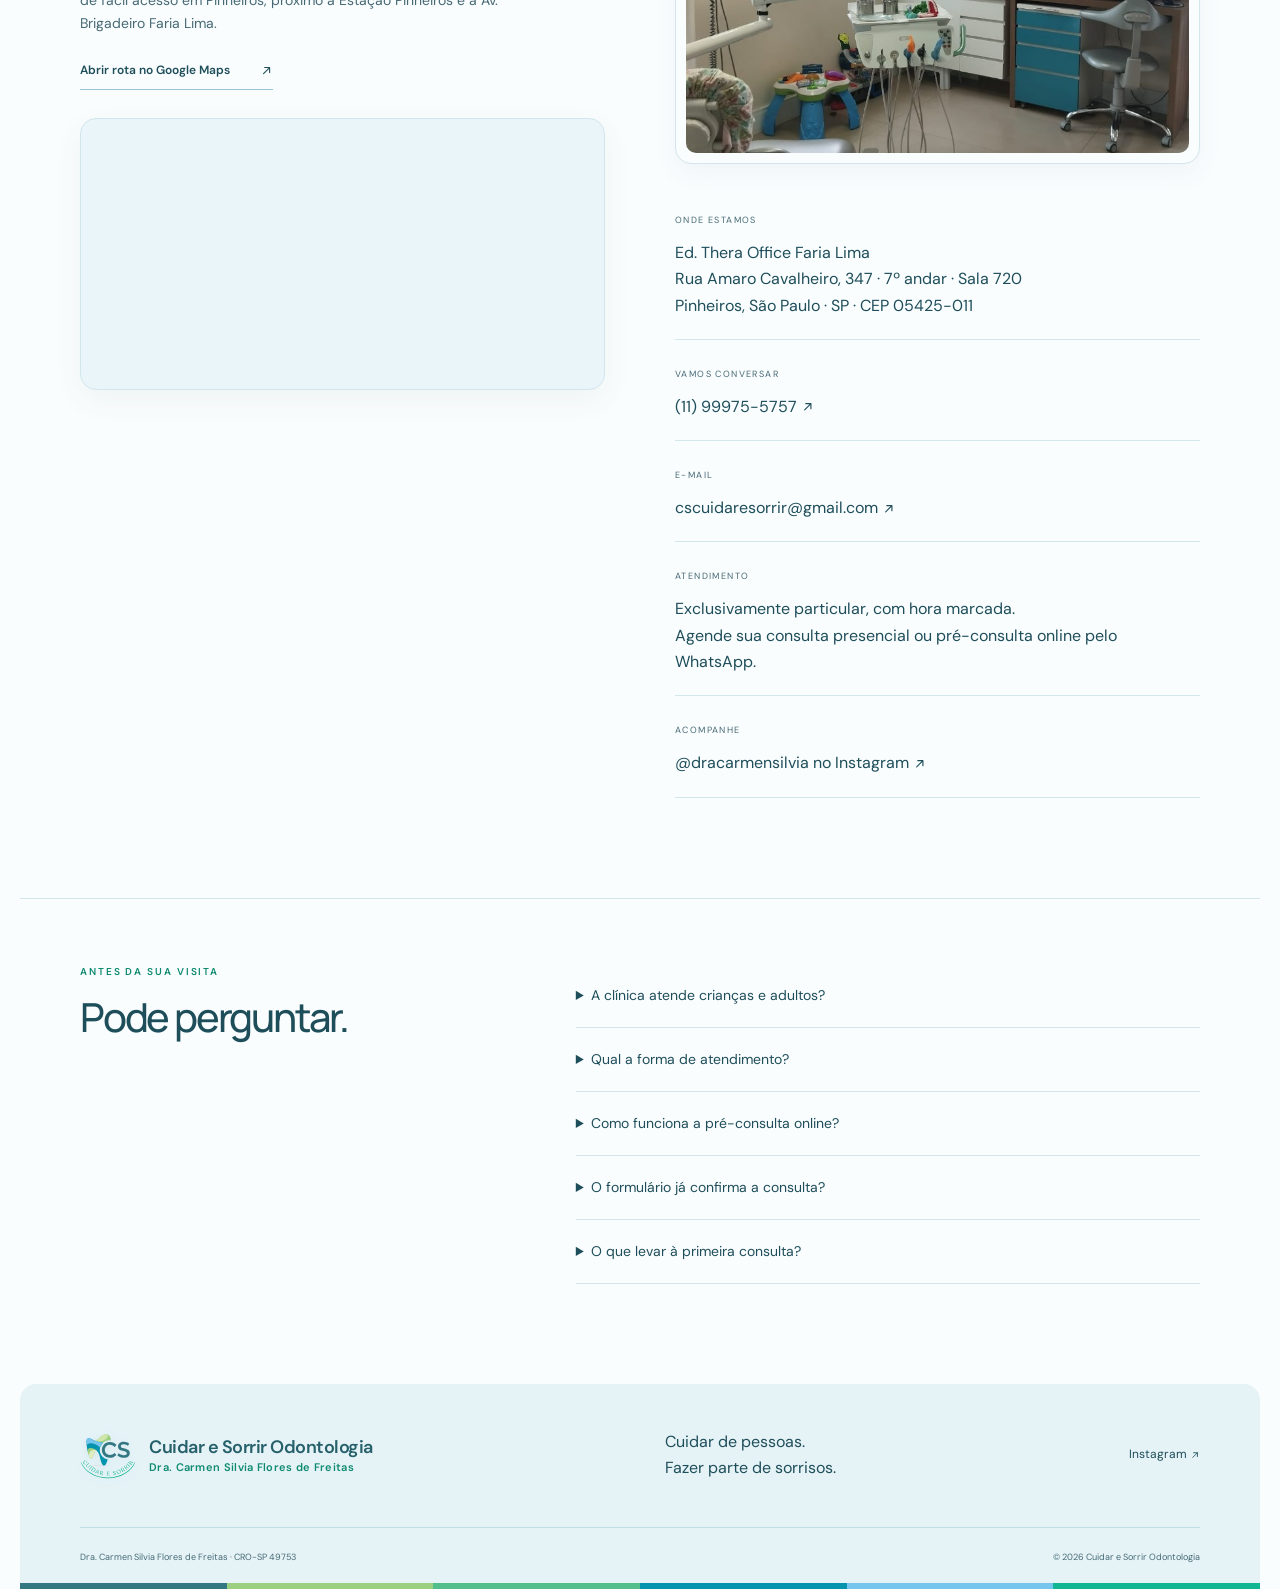
<file: contato.html>
<!doctype html><html lang="pt-BR"><head><meta charset="utf-8"><meta name="viewport" content="width=device-width,initial-scale=1"><title>Contato e Agendamento · Dra. Carmen Silvia | Dentista em Pinheiros, SP</title><meta name="description" content="Solicite uma consulta particular com a dentista Dra. Carmen Silvia pelo WhatsApp (11) 99975-5757. Rua Amaro Cavalheiro, 347, Sala 720, Pinheiros, São Paulo."><meta name="robots" content="index,follow"><link rel="canonical" href="https://dracarmensilvia.com.br/contato.html"><meta name="theme-color" content="#1f5a73"><meta property="og:locale" content="pt_BR"><meta property="og:site_name" content="Cuidar e Sorrir Odontologia"><meta property="og:title" content="Contato e Agendamento · Dra. Carmen Silvia | Dentista em Pinheiros, SP"><meta property="og:description" content="Solicite uma consulta particular com a dentista Dra. Carmen Silvia pelo WhatsApp (11) 99975-5757. Rua Amaro Cavalheiro, 347, Sala 720, Pinheiros, São Paulo."><meta property="og:type" content="website"><meta property="og:url" content="https://dracarmensilvia.com.br/contato.html"><meta property="og:image" content="https://dracarmensilvia.com.br/assets/dra-carmen.jpg"><meta property="og:image:alt" content="Consultório da dentista Dra. Carmen Silvia em Pinheiros, São Paulo"><meta name="twitter:card" content="summary_large_image"><link rel="icon" href="favicon.svg" type="image/svg+xml"><link rel="stylesheet" href="style.css"><link rel="stylesheet" href="blue-theme.css"><link rel="stylesheet" href="mobile.css"><script type="application/ld+json">{"@context":"https://schema.org","@graph":[{"@type":"Dentist","@id":"https://dracarmensilvia.com.br/#consultorio","name":"Cuidar e Sorrir Odontologia — Dra. Carmen Silvia","alternateName":["Dra. Carmen Silvia Dentista","Doutora Carmen Silvia","Cuidar e Sorrir Odontologia"],"image":"https://dracarmensilvia.com.br/assets/dra-carmen.jpg","telephone":"+55-11-99975-5757","address":{"@type":"PostalAddress","streetAddress":"Rua Amaro Cavalheiro, 347, 7º andar, Sala 720 — Ed. Thera Office Faria Lima","addressLocality":"São Paulo","addressRegion":"SP","postalCode":"05425-011","addressCountry":"BR"},"sameAs":["https://www.instagram.com/dracarmensilvia/"],"url":"https://dracarmensilvia.com.br/contato.html"},{"@type":"FAQPage","mainEntity":[{"@type":"Question","name":"A clínica atende crianças e adultos?","acceptedAnswer":{"@type":"Answer","text":"Sim. Realizamos desde o pré-natal odontológico para gestantes e odontopediatria (desde bebês) até o atendimento de jovens e adultos. Informe a idade do paciente e sua queixa principal ao entrar em contato."}},{"@type":"Question","name":"Qual a forma de atendimento?","acceptedAnswer":{"@type":"Answer","text":"O atendimento da clínica é exclusivamente particular, com hora marcada. Converse com a equipe pelo WhatsApp para nos dizer o que busca ou sua queixa principal."}},{"@type":"Question","name":"Como funciona a pré-consulta online?","acceptedAnswer":{"@type":"Answer","text":"A pré-consulta online permite esclarecer dúvidas iniciais com a Dra. Carmen e, quando necessário, solicitar exames prévios para otimizar o tempo de atendimento quando você vier presencialmente ao consultório."}},{"@type":"Question","name":"O formulário já confirma a consulta?","acceptedAnswer":{"@type":"Answer","text":"O formulário prepara uma mensagem para o WhatsApp. A consulta será confirmada pela equipe após a combinação do dia e horário."}},{"@type":"Question","name":"O que levar à primeira consulta?","acceptedAnswer":{"@type":"Answer","text":"Leve um documento, sua pasta de dente e escova em uso e, se tiver, exames odontológicos recentes e a lista de medicamentos que utiliza."}}]}]}</script><script defer src="script.js"></script></head><body><a class="skip" href="#conteudo">Pular para o conteúdo</a><div class="page"><header class="header">
<a class="brand" href="index.html" aria-label="Cuidar e Sorrir Odontologia, início"><img class="brand-logo" src="assets/logo-marca.svg" alt="" width="56" height="47" aria-hidden="true"><span>Cuidar e Sorrir Odontologia<small>Dra. Carmen Silvia Flores de Freitas</small></span></a>
<button class="menu-toggle" aria-expanded="false" aria-controls="navegacao" type="button">Menu <span aria-hidden="true">☰</span></button>
<nav id="navegacao" aria-label="Principal"><a href="index.html">Início</a><a href="a-doutora.html">A doutora</a><a href="tratamentos.html">Tratamentos</a><a href="orientacoes.html">Orientações</a><a aria-current="page" href="contato.html">Contato</a><a href="avaliar.html">Avaliar</a></nav>
<a class="button header-cta" href="contato.html#agendar">Vamos conversar <span aria-hidden="true"><svg class="icon-arrow" viewBox="0 0 24 24" fill="none" stroke="currentColor" stroke-width="2" stroke-linecap="round" stroke-linejoin="round" aria-hidden="true"><path d="M6.5 17.5L17.5 6.5M8.5 6.5h9v9"/></svg></span></a>
</header><main id="conteudo"><section class="page-banner"><span class="eyebrow dark">CONTATO & AGENDAMENTO</span><h1>Seu próximo sorriso<br><em>começa com um olá.</em></h1><p>Atendimento exclusivamente particular, com hora marcada. Converse com a equipe para nos dizer o que busca ou sua queixa principal.</p></section><section class="booking section" id="agendar" aria-labelledby="agendar-titulo"><div><span class="eyebrow">05 / ESTAMOS AQUI PARA OUVIR</span><h2 id="agendar-titulo">Seu próximo<br>sorriso começa<br><em>com um olá.</em></h2><p>Solicite sua consulta pelo WhatsApp.<br>A equipe confirma os horários disponíveis com você.</p><div class="booking-details"><span>Atendimento exclusivamente particular, com hora marcada</span><small>Disponível também a opção de pré-consulta online para esclarecer dúvidas e solicitar exames prévios, otimizando o seu tempo no atendimento presencial.</small></div></div><form id="booking-form"><h3>Como podemos cuidar de você?</h3><label for="name">Seu nome</label><input id="name" name="name" autocomplete="given-name" maxlength="80" required placeholder="Digite seu nome completo"><label for="service">Atendimento desejado</label><select id="service" name="service" required><option value="" selected disabled>Selecione o atendimento desejado</option><option>Primeira consulta infantil / avaliação</option><option>Primeira consulta adulto / avaliação</option><option>Pré-consulta online</option><option>Gestante e pré-natal odontológico</option><option>Odontopediatria (desde bebês)</option><option>Ortopedia funcional dos maxilares</option><option>Ortodontia</option><option>Prevenção, monitoramento e clínica geral</option><option>Odontologia restauradora e estética</option><option>Dores faciais musculares, DTM e bruxismo</option><option>Outro</option></select><div id="other-wrap" hidden><label for="other-service">Qual a sua necessidade ou queixa principal?</label><input id="other-service" name="other-service" maxlength="120" placeholder="Descreva o que você busca"></div><label for="period">Preferência de período</label><select id="period" name="period" required><option value="" selected disabled>Selecione o período de preferência</option><option>Manhã</option><option>Tarde</option><option>Sem preferência de horário</option></select><button class="button" type="submit">Continuar no WhatsApp <span aria-hidden="true"><svg class="icon-arrow" viewBox="0 0 24 24" fill="none" stroke="currentColor" stroke-width="2" stroke-linecap="round" stroke-linejoin="round" aria-hidden="true"><path d="M6.5 17.5L17.5 6.5M8.5 6.5h9v9"/></svg></span></button><p class="form-note">Você será direcionado ao WhatsApp para enviar sua solicitação. O agendamento depende da confirmação da equipe.</p><noscript><p><a href="https://wa.me/5511999755757?text=Ol%C3%A1%2C%20Dra.%20Carmen!%20Vim%20pelo%20site%20da%20Cuidar%20e%20Sorrir%20Odontologia%20e%20gostaria%20de%20conversar%20sobre%20uma%20consulta.">Fale diretamente pelo WhatsApp</a></p></noscript></form></section><section class="contact section" id="contato"><div><span class="eyebrow dark">06 / VENHA NOS CONHECER</span><h2>Um encontro<br>em <em>Pinheiros.</em></h2><p class="contact-desc">Consultório localizado no Ed. Thera Office Faria Lima, em ponto de fácil acesso em Pinheiros, próximo à Estação Pinheiros e à Av. Brigadeiro Faria Lima.</p><a class="text-link" href="https://www.google.com/maps/search/?api=1&amp;query=Rua+Amaro+Cavalheiro+347+Pinheiros+Sao+Paulo" target="_blank" rel="noopener noreferrer">Abrir rota no Google Maps <svg class="icon-arrow" viewBox="0 0 24 24" fill="none" stroke="currentColor" stroke-width="2" stroke-linecap="round" stroke-linejoin="round" aria-hidden="true"><path d="M6.5 17.5L17.5 6.5M8.5 6.5h9v9"/></svg></a><div class="map-frame"><iframe title="Mapa de localização da Cuidar e Sorrir Odontologia na Rua Amaro Cavalheiro, 347, Pinheiros, São Paulo" src="https://www.google.com/maps?q=Rua+Amaro+Cavalheiro,+347+-+Pinheiros,+S%C3%A3o+Paulo+-+SP,+05425-011&amp;output=embed" loading="lazy" referrerpolicy="no-referrer-when-downgrade" allowfullscreen></iframe></div></div><div class="contact-info"><figure class="contact-photo"><img src="assets/consultorio-atendimento.jpg" alt="Consultório Cuidar e Sorrir Odontologia no Ed. Thera Office Faria Lima em Pinheiros" width="770" height="1024" loading="lazy"></figure><div><span>ONDE ESTAMOS</span><p>Ed. Thera Office Faria Lima<br>Rua Amaro Cavalheiro, 347 · 7º andar · Sala 720<br>Pinheiros, São Paulo · SP · CEP 05425-011</p></div><div><span>VAMOS CONVERSAR</span><a href="#agendar">(11) 99975-5757 <svg class="icon-arrow" viewBox="0 0 24 24" fill="none" stroke="currentColor" stroke-width="2" stroke-linecap="round" stroke-linejoin="round" aria-hidden="true"><path d="M6.5 17.5L17.5 6.5M8.5 6.5h9v9"/></svg></a></div><div><span>E-MAIL</span><a href="mailto:cscuidaresorrir@gmail.com">cscuidaresorrir@gmail.com <svg class="icon-arrow" viewBox="0 0 24 24" fill="none" stroke="currentColor" stroke-width="2" stroke-linecap="round" stroke-linejoin="round" aria-hidden="true"><path d="M6.5 17.5L17.5 6.5M8.5 6.5h9v9"/></svg></a></div><div><span>ATENDIMENTO</span><p>Exclusivamente particular, com hora marcada.<br>Agende sua consulta presencial ou pré-consulta online pelo WhatsApp.</p></div><div><span>ACOMPANHE</span><a href="https://www.instagram.com/dracarmensilvia/" target="_blank" rel="noopener noreferrer">@dracarmensilvia no Instagram <svg class="icon-arrow" viewBox="0 0 24 24" fill="none" stroke="currentColor" stroke-width="2" stroke-linecap="round" stroke-linejoin="round" aria-hidden="true"><path d="M6.5 17.5L17.5 6.5M8.5 6.5h9v9"/></svg></a></div></div></section><section class="faq section" aria-labelledby="faq-titulo"><div><span class="eyebrow dark">ANTES DA SUA VISITA</span><h2 id="faq-titulo">Pode perguntar.</h2></div><div><details><summary>A clínica atende crianças e adultos?</summary><p>Sim. Realizamos desde o pré-natal odontológico para gestantes e odontopediatria (desde bebês) até o atendimento de jovens e adultos. Informe a idade do paciente e sua queixa principal ao entrar em contato.</p></details><details><summary>Qual a forma de atendimento?</summary><p>O atendimento da clínica é exclusivamente particular, com hora marcada. Converse com a equipe pelo WhatsApp para nos dizer o que busca ou sua queixa principal.</p></details><details><summary>Como funciona a pré-consulta online?</summary><p>A pré-consulta online permite esclarecer dúvidas iniciais com a Dra. Carmen e, quando necessário, solicitar exames prévios para otimizar o tempo de atendimento quando você vier presencialmente ao consultório.</p></details><details><summary>O formulário já confirma a consulta?</summary><p>O formulário prepara uma mensagem para o WhatsApp. A consulta será confirmada pela equipe após a combinação do dia e horário.</p></details><details><summary>O que levar à primeira consulta?</summary><p>Leve um documento, sua pasta de dente e escova em uso e, se tiver, exames odontológicos recentes e a lista de medicamentos que utiliza.</p></details></div></section></main><footer><div class="footer-top"><a class="brand" href="index.html"><img class="brand-logo" src="assets/logo-marca.svg" alt="" width="56" height="47" aria-hidden="true"><span>Cuidar e Sorrir Odontologia<small>Dra. Carmen Silvia Flores de Freitas</small></span></a><p>Cuidar de pessoas.<br>Fazer parte de sorrisos.</p><a href="https://www.instagram.com/dracarmensilvia/" target="_blank" rel="noopener noreferrer">Instagram <svg class="icon-arrow" viewBox="0 0 24 24" fill="none" stroke="currentColor" stroke-width="2" stroke-linecap="round" stroke-linejoin="round" aria-hidden="true"><path d="M6.5 17.5L17.5 6.5M8.5 6.5h9v9"/></svg></a></div><div class="footer-bottom"><span>Dra. Carmen Silvia Flores de Freitas · CRO-SP 49753</span><span>© <span id="year">2026</span> Cuidar e Sorrir Odontologia</span></div></footer></div><a class="floating" href="#agendar" aria-label="Solicitar consulta pelo formulário"><svg width="23" height="23" viewBox="0 0 24 24" fill="none" stroke="currentColor" stroke-width="1.7" aria-hidden="true"><path d="M20.5 11.5a8.5 8.5 0 0 1-12.8 7.3L3 20l1.2-4.6A8.5 8.5 0 1 1 20.5 11.5Z"/><path d="M8 7.5c0 4 2.5 6.5 6.5 7l1-2-2-1-1 1c-1.5-.7-2.3-1.5-3-3l1-1-1-2-1.5 1Z"/></svg><span>Vamos conversar</span></a></body></html>
</file>
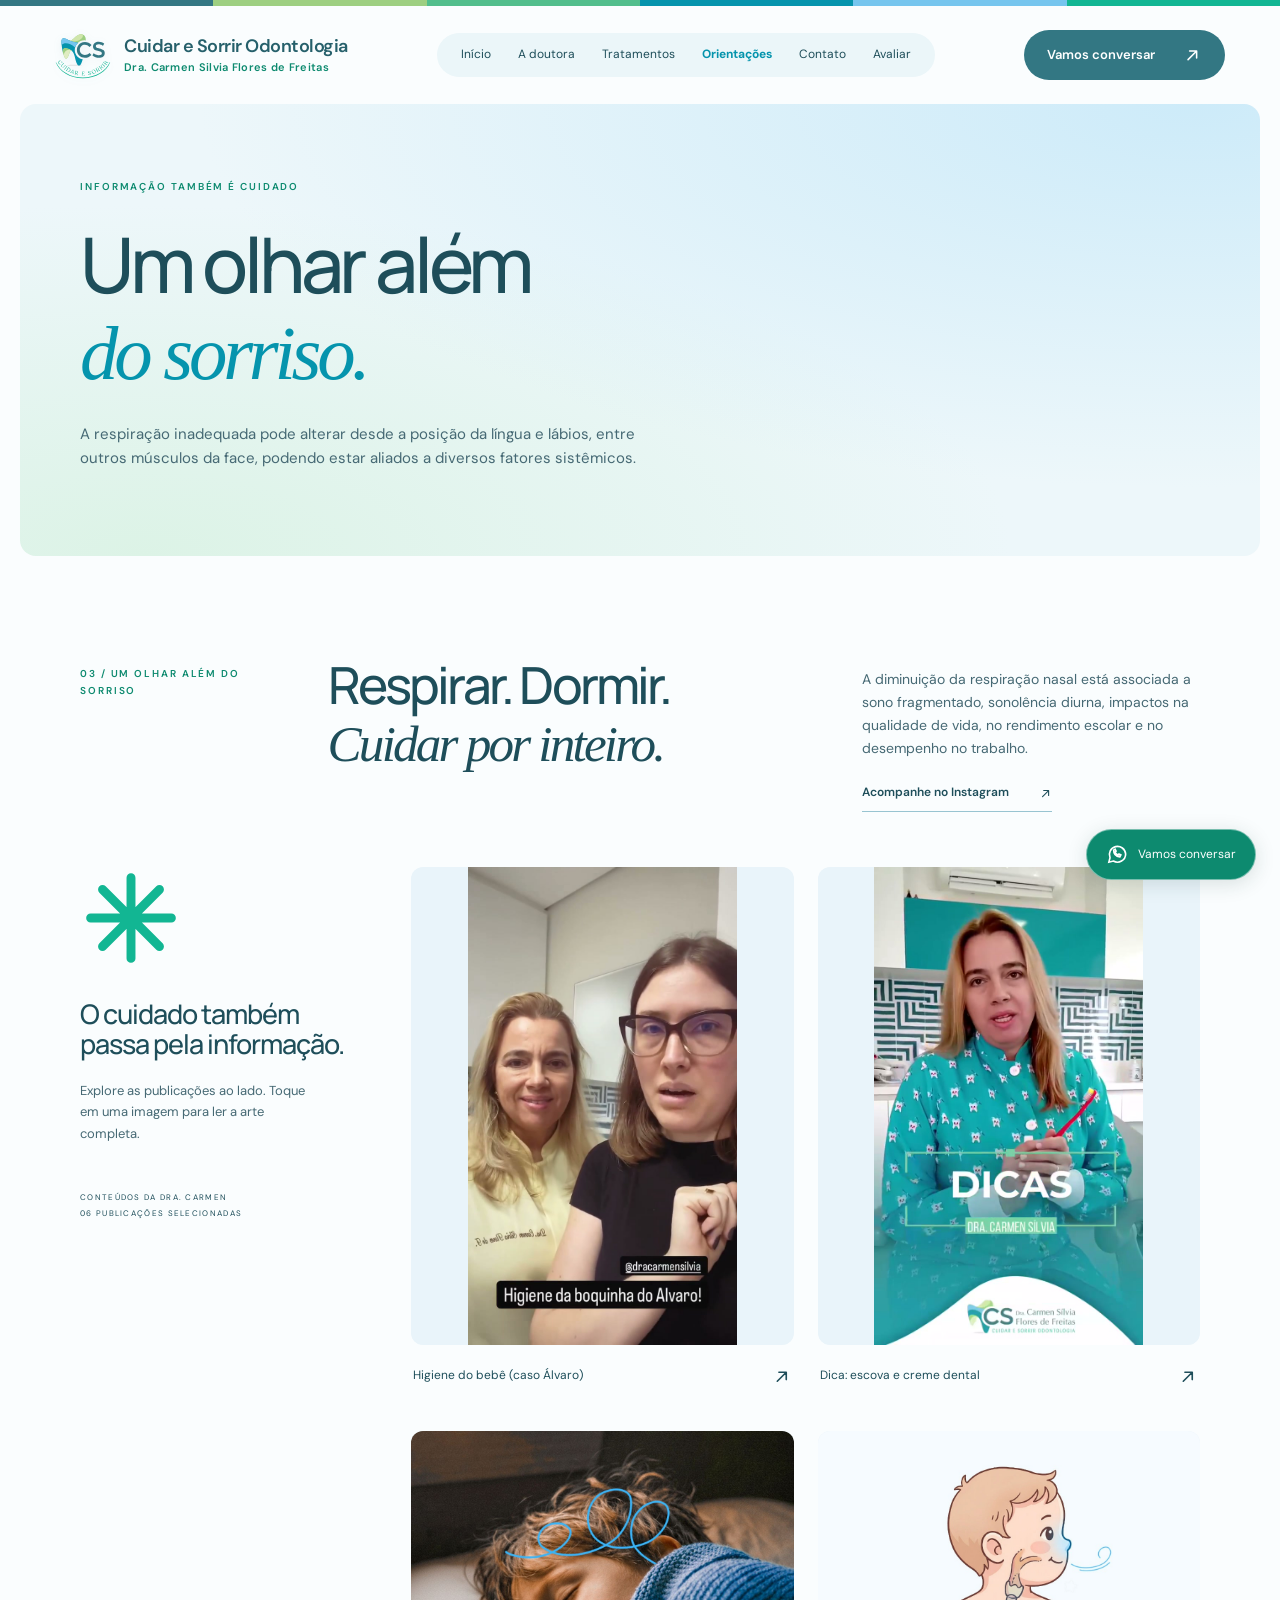
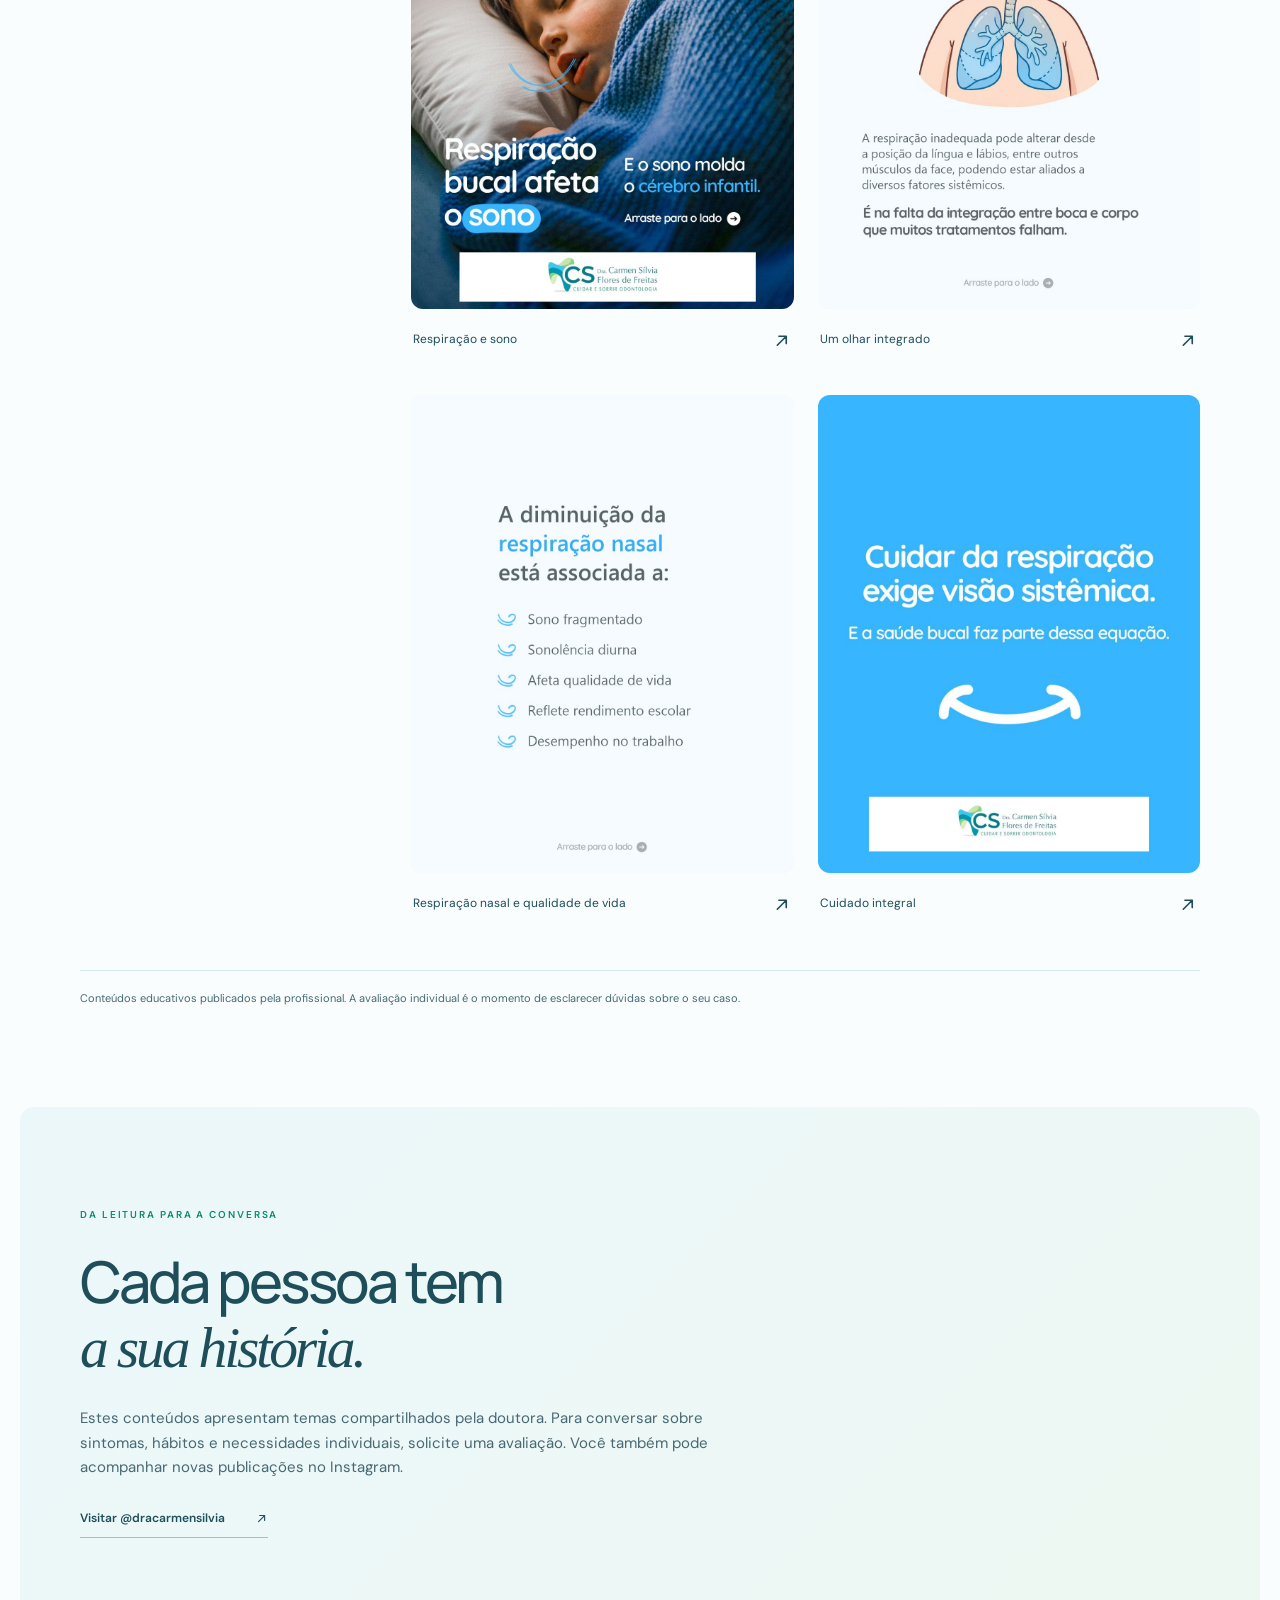
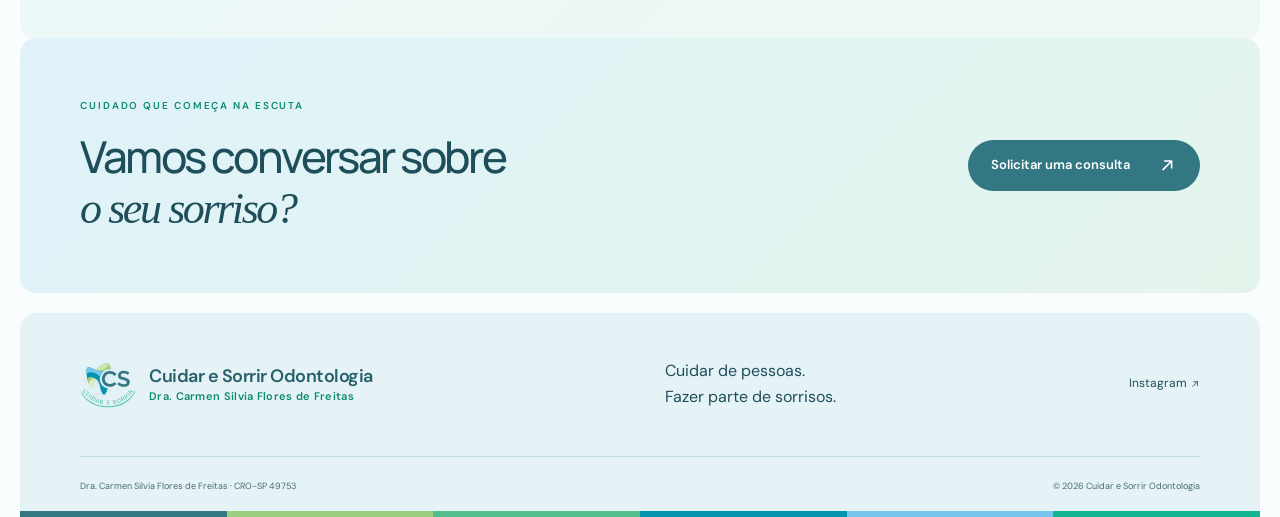
<file: orientacoes.html>
<!doctype html><html lang="pt-BR"><head><meta charset="utf-8"><meta name="viewport" content="width=device-width,initial-scale=1"><title>Orientações · Respiração, Sono e Saúde Bucal | Dra. Carmen Silvia Dentista</title><meta name="description" content="Explore as orientações da dentista Dra. Carmen Silvia sobre respiração bucal, sono e saúde bucal em crianças e adultos na Cuidar e Sorrir Odontologia em Pinheiros."><meta name="robots" content="index,follow"><link rel="canonical" href="https://dracarmensilvia.com.br/orientacoes.html"><meta name="theme-color" content="#1f5a73"><meta property="og:locale" content="pt_BR"><meta property="og:site_name" content="Cuidar e Sorrir Odontologia"><meta property="og:title" content="Orientações · Respiração, Sono e Saúde Bucal | Dra. Carmen Silvia Dentista"><meta property="og:description" content="Explore as orientações da dentista Dra. Carmen Silvia sobre respiração bucal, sono e saúde bucal em crianças e adultos."><meta property="og:type" content="website"><meta property="og:url" content="https://dracarmensilvia.com.br/orientacoes.html"><meta property="og:image" content="https://dracarmensilvia.com.br/assets/respiracao-e-sono.jpg"><meta property="og:image:alt" content="Orientações da Dra. Carmen Silvia sobre respiração bucal e sono"><meta name="twitter:card" content="summary_large_image"><link rel="icon" href="favicon.svg" type="image/svg+xml"><link rel="stylesheet" href="style.css"><link rel="stylesheet" href="blue-theme.css"><link rel="stylesheet" href="mobile.css"><script type="application/ld+json">{"@context":"https://schema.org","@type":"Dentist","@id":"https://dracarmensilvia.com.br/#consultorio","name":"Cuidar e Sorrir Odontologia — Dra. Carmen Silvia","alternateName":["Dra. Carmen Silvia Dentista","Doutora Carmen Silvia"],"image":"https://dracarmensilvia.com.br/assets/dra-carmen.jpg","telephone":"+55-11-99975-5757","address":{"@type":"PostalAddress","streetAddress":"Rua Amaro Cavalheiro, 347, 7º andar, Sala 720 — Ed. Thera Office Faria Lima","addressLocality":"São Paulo","addressRegion":"SP","postalCode":"05425-011","addressCountry":"BR"},"sameAs":["https://www.instagram.com/dracarmensilvia/"],"url":"https://dracarmensilvia.com.br/orientacoes.html"}</script><script defer src="script.js"></script></head><body><a class="skip" href="#conteudo">Pular para o conteúdo</a><div class="page"><header class="header">
<a class="brand" href="index.html" aria-label="Cuidar e Sorrir Odontologia, início"><img class="brand-logo" src="assets/logo-marca.svg" alt="" width="56" height="47" aria-hidden="true"><span>Cuidar e Sorrir Odontologia<small>Dra. Carmen Silvia Flores de Freitas</small></span></a>
<button class="menu-toggle" aria-expanded="false" aria-controls="navegacao" type="button">Menu <span aria-hidden="true">☰</span></button>
<nav id="navegacao" aria-label="Principal"><a href="index.html">Início</a><a href="a-doutora.html">A doutora</a><a href="tratamentos.html">Tratamentos</a><a aria-current="page" href="orientacoes.html">Orientações</a><a href="contato.html">Contato</a><a href="avaliar.html">Avaliar</a></nav>
<a class="button header-cta" href="contato.html#agendar">Vamos conversar <span aria-hidden="true"><svg class="icon-arrow" viewBox="0 0 24 24" fill="none" stroke="currentColor" stroke-width="2" stroke-linecap="round" stroke-linejoin="round" aria-hidden="true"><path d="M6.5 17.5L17.5 6.5M8.5 6.5h9v9"/></svg></span></a>
</header><main id="conteudo"><section class="page-banner"><span class="eyebrow dark">INFORMAÇÃO TAMBÉM É CUIDADO</span><h1>Um olhar além<br><em>do sorriso.</em></h1><p>A respiração inadequada pode alterar desde a posição da língua e lábios, entre outros músculos da face, podendo estar aliados a diversos fatores sistêmicos.</p></section><section class="education section" id="orientacoes" aria-labelledby="orientacoes-titulo"><div class="section-heading"><span class="eyebrow dark">03 / UM OLHAR ALÉM DO SORRISO</span><h2 id="orientacoes-titulo">Respirar. Dormir.<br><em>Cuidar por inteiro.</em></h2><div><p>A diminuição da respiração nasal está associada a sono fragmentado, sonolência diurna, impactos na qualidade de vida, no rendimento escolar e no desempenho no trabalho.</p><a class="text-link" href="https://www.instagram.com/dracarmensilvia/" target="_blank" rel="noopener noreferrer">Acompanhe no Instagram <svg class="icon-arrow" viewBox="0 0 24 24" fill="none" stroke="currentColor" stroke-width="2" stroke-linecap="round" stroke-linejoin="round" aria-hidden="true"><path d="M6.5 17.5L17.5 6.5M8.5 6.5h9v9"/></svg></a></div></div>
<div class="editorial-grid"><div class="editorial-intro"><span class="big-asterisk" aria-hidden="true"><svg class="icon-asterisk" viewBox="0 0 24 24" fill="none" stroke="currentColor" stroke-width="2.1" stroke-linecap="round" aria-hidden="true"><path d="M12 2.5v19M2.5 12h19M5.3 5.3l13.4 13.4M18.7 5.3L5.3 18.7"/></svg></span><h3>O cuidado também<br>passa pela informação.</h3><p>Explore as publicações ao lado. Toque em uma imagem para ler a arte completa.</p><span class="editorial-count">CONTEÚDOS DA DRA. CARMEN<br>06 PUBLICAÇÕES SELECIONADAS</span></div><div class="publications">
<button class="publication" type="button" data-video="assets/alvaro-cuidado-bebe.mp4" data-title="Higiene bucal do bebê e rotina: orientações para a mãe do Álvaro"><img src="assets/poster-alvaro.jpg" alt="Dra. Carmen Silvia e Camila orientando sobre a higiene bucal do bebê Álvaro" width="720" height="1280" loading="lazy"><span>Higiene do bebê (caso Álvaro) <b aria-hidden="true"><svg class="icon-arrow" viewBox="0 0 24 24" fill="none" stroke="currentColor" stroke-width="2" stroke-linecap="round" stroke-linejoin="round" aria-hidden="true"><path d="M6.5 17.5L17.5 6.5M8.5 6.5h9v9"/></svg></b></span></button>
<button class="publication" type="button" data-video="assets/dica-escovacao.mp4" data-title="Dica: Como lavar a escova e usar o creme dental"><img src="assets/poster-dica-escovacao.jpg" alt="Dra. Carmen Silvia ensinando cuidados simples com a escova e o creme dental" width="640" height="1136" loading="lazy"><span>Dica: escova e creme dental <b aria-hidden="true"><svg class="icon-arrow" viewBox="0 0 24 24" fill="none" stroke="currentColor" stroke-width="2" stroke-linecap="round" stroke-linejoin="round" aria-hidden="true"><path d="M6.5 17.5L17.5 6.5M8.5 6.5h9v9"/></svg></b></span></button>
<button class="publication" type="button" data-image="assets/respiracao-e-sono.jpg" data-title="Respiração bucal e sono"><img src="assets/respiracao-e-sono.jpg" alt="Publicação da Dra. Carmen: respiração bucal afeta o sono" width="1080" height="1350" loading="lazy"><span>Respiração e sono <b aria-hidden="true"><svg class="icon-arrow" viewBox="0 0 24 24" fill="none" stroke="currentColor" stroke-width="2" stroke-linecap="round" stroke-linejoin="round" aria-hidden="true"><path d="M6.5 17.5L17.5 6.5M8.5 6.5h9v9"/></svg></b></span></button>
<button class="publication" type="button" data-image="assets/respiracao-integrada.jpg" data-title="Um olhar integrado para a respiração"><img src="assets/respiracao-integrada.jpg" alt="Publicação ilustrada sobre um olhar integrado para a respiração" width="1080" height="1350" loading="lazy"><span>Um olhar integrado <b aria-hidden="true"><svg class="icon-arrow" viewBox="0 0 24 24" fill="none" stroke="currentColor" stroke-width="2" stroke-linecap="round" stroke-linejoin="round" aria-hidden="true"><path d="M6.5 17.5L17.5 6.5M8.5 6.5h9v9"/></svg></b></span></button>
<button class="publication" type="button" data-image="assets/qualidade-do-sono.jpg" data-title="A diminuição da respiração nasal está associada a"><img src="assets/qualidade-do-sono.jpg" alt="Publicação sobre diminuição da respiração nasal: sono fragmentado, sonolência diurna, qualidade de vida, rendimento escolar e desempenho no trabalho" width="1080" height="1350" loading="lazy"><span>Respiração nasal e qualidade de vida <b aria-hidden="true"><svg class="icon-arrow" viewBox="0 0 24 24" fill="none" stroke="currentColor" stroke-width="2" stroke-linecap="round" stroke-linejoin="round" aria-hidden="true"><path d="M6.5 17.5L17.5 6.5M8.5 6.5h9v9"/></svg></b></span></button>
<button class="publication" type="button" data-image="assets/cuidado-integral.jpg" data-title="Cuidar da respiração exige visão sistêmica"><img src="assets/cuidado-integral.jpg" alt="Publicação: cuidar da respiração exige visão sistêmica; a saúde bucal faz parte dessa equação" width="1080" height="1350" loading="lazy"><span>Cuidado integral <b aria-hidden="true"><svg class="icon-arrow" viewBox="0 0 24 24" fill="none" stroke="currentColor" stroke-width="2" stroke-linecap="round" stroke-linejoin="round" aria-hidden="true"><path d="M6.5 17.5L17.5 6.5M8.5 6.5h9v9"/></svg></b></span></button>
</div></div><p class="content-note">Conteúdos educativos publicados pela profissional. A avaliação individual é o momento de esclarecer dúvidas sobre o seu caso.</p></section><section class="reading-note section"><span class="eyebrow dark">DA LEITURA PARA A CONVERSA</span><h2>Cada pessoa tem<br><em>a sua história.</em></h2><p>Estes conteúdos apresentam temas compartilhados pela doutora. Para conversar sobre sintomas, hábitos e necessidades individuais, solicite uma avaliação. Você também pode acompanhar novas publicações no Instagram.</p><a class="text-link" href="https://www.instagram.com/dracarmensilvia/" target="_blank" rel="noopener noreferrer">Visitar @dracarmensilvia <svg class="icon-arrow" viewBox="0 0 24 24" fill="none" stroke="currentColor" stroke-width="2" stroke-linecap="round" stroke-linejoin="round" aria-hidden="true"><path d="M6.5 17.5L17.5 6.5M8.5 6.5h9v9"/></svg></a></section><section class="page-cta"><div><span class="eyebrow dark">CUIDADO QUE COMEÇA NA ESCUTA</span><h2>Vamos conversar sobre<br><em>o seu sorriso?</em></h2></div><a class="button" href="contato.html#agendar">Solicitar uma consulta <span aria-hidden="true"><svg class="icon-arrow" viewBox="0 0 24 24" fill="none" stroke="currentColor" stroke-width="2" stroke-linecap="round" stroke-linejoin="round" aria-hidden="true"><path d="M6.5 17.5L17.5 6.5M8.5 6.5h9v9"/></svg></span></a></section></main><footer><div class="footer-top"><a class="brand" href="index.html"><img class="brand-logo" src="assets/logo-marca.svg" alt="" width="56" height="47" aria-hidden="true"><span>Cuidar e Sorrir Odontologia<small>Dra. Carmen Silvia Flores de Freitas</small></span></a><p>Cuidar de pessoas.<br>Fazer parte de sorrisos.</p><a href="https://www.instagram.com/dracarmensilvia/" target="_blank" rel="noopener noreferrer">Instagram <svg class="icon-arrow" viewBox="0 0 24 24" fill="none" stroke="currentColor" stroke-width="2" stroke-linecap="round" stroke-linejoin="round" aria-hidden="true"><path d="M6.5 17.5L17.5 6.5M8.5 6.5h9v9"/></svg></a></div><div class="footer-bottom"><span>Dra. Carmen Silvia Flores de Freitas · CRO-SP 49753</span><span>© <span id="year">2026</span> Cuidar e Sorrir Odontologia</span></div></footer></div><a class="floating" href="contato.html#agendar" aria-label="Solicitar consulta pelo formulário"><svg width="23" height="23" viewBox="0 0 24 24" fill="none" stroke="currentColor" stroke-width="1.7" aria-hidden="true"><path d="M20.5 11.5a8.5 8.5 0 0 1-12.8 7.3L3 20l1.2-4.6A8.5 8.5 0 1 1 20.5 11.5Z"/><path d="M8 7.5c0 4 2.5 6.5 6.5 7l1-2-2-1-1 1c-1.5-.7-2.3-1.5-3-3l1-1-1-2-1.5 1Z"/></svg><span>Vamos conversar</span></a><dialog id="image-dialog" aria-labelledby="image-title"><div class="dialog-header"><h2 id="image-title">Publicação</h2><button type="button" id="close-dialog" aria-label="Fechar publicação">✕</button></div><img id="dialog-image" alt=""><video id="dialog-video" controls playsinline style="display:none;max-height:72dvh;width:auto;margin:auto;border-radius:8px"></video><a href="https://www.instagram.com/dracarmensilvia/" target="_blank" rel="noopener noreferrer">Ver mais no Instagram <svg class="icon-arrow" viewBox="0 0 24 24" fill="none" stroke="currentColor" stroke-width="2" stroke-linecap="round" stroke-linejoin="round" aria-hidden="true"><path d="M6.5 17.5L17.5 6.5M8.5 6.5h9v9"/></svg></a></dialog></body></html>
</file>
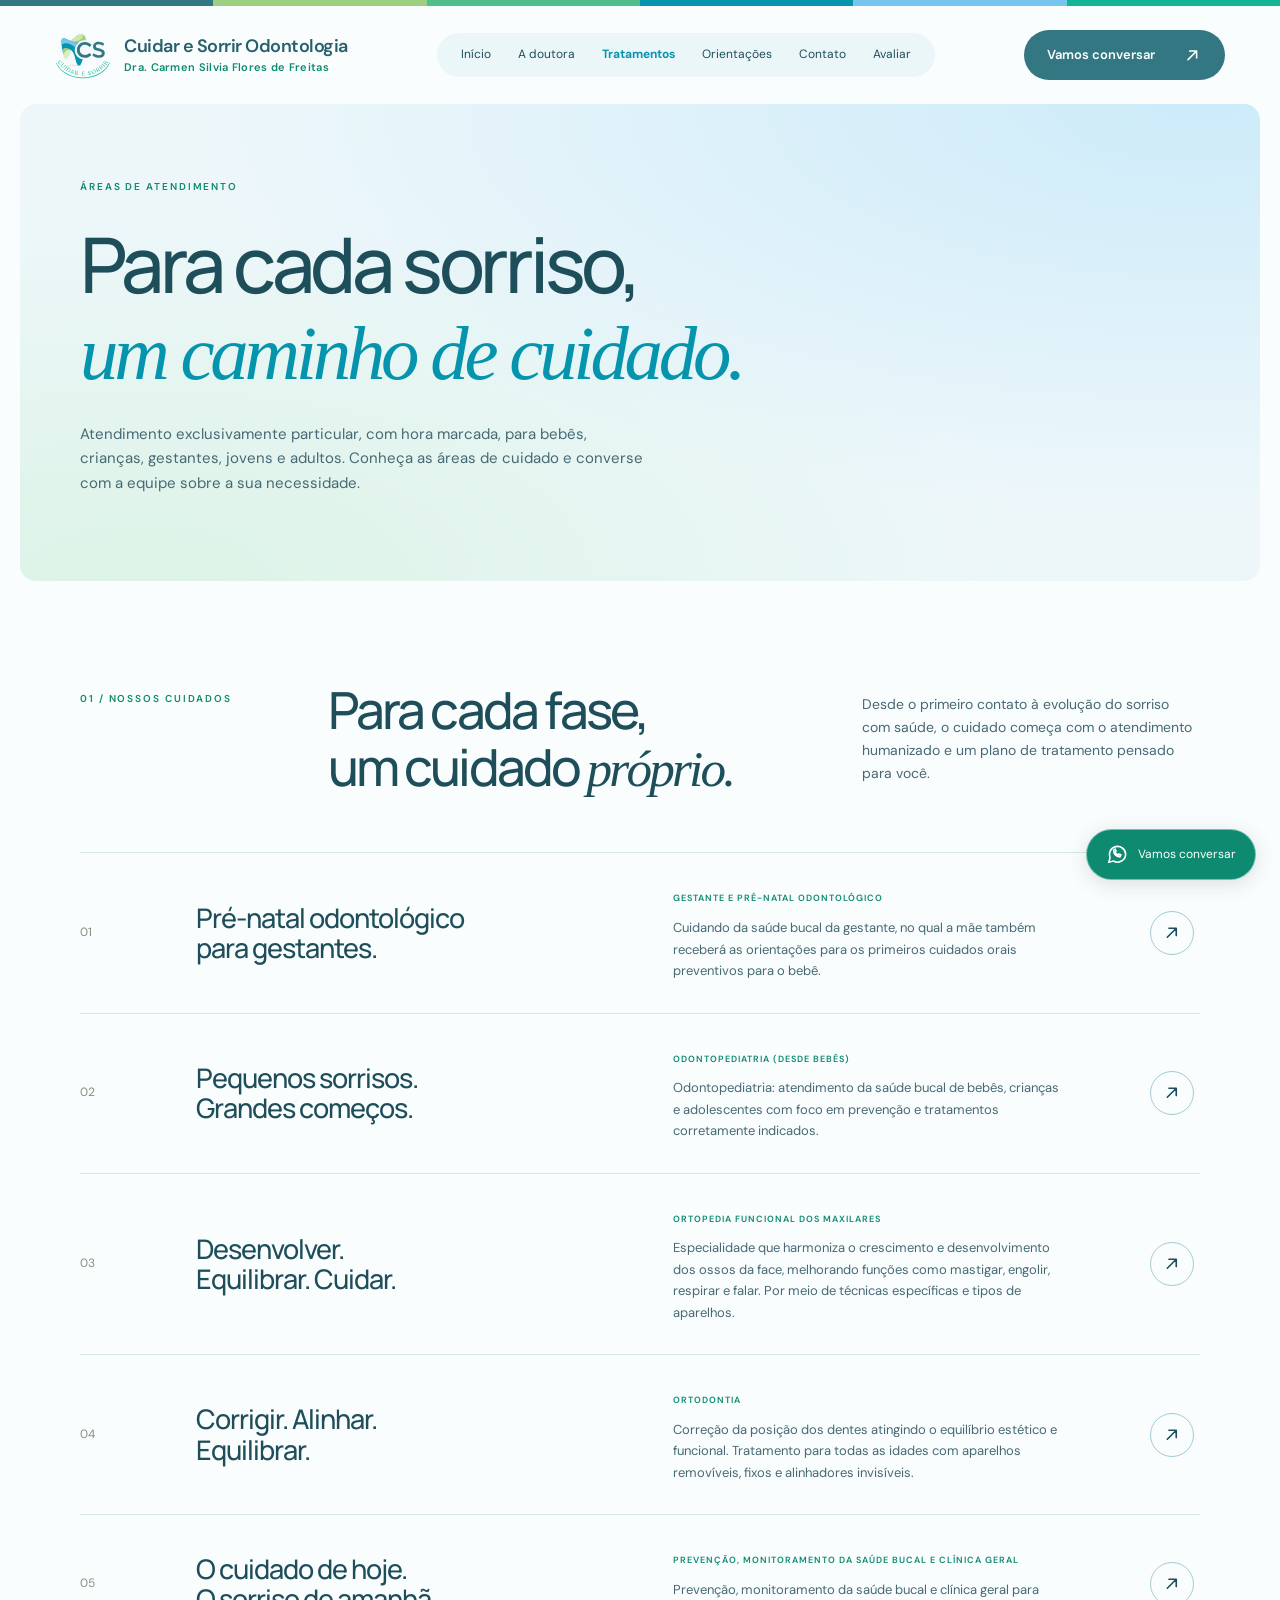
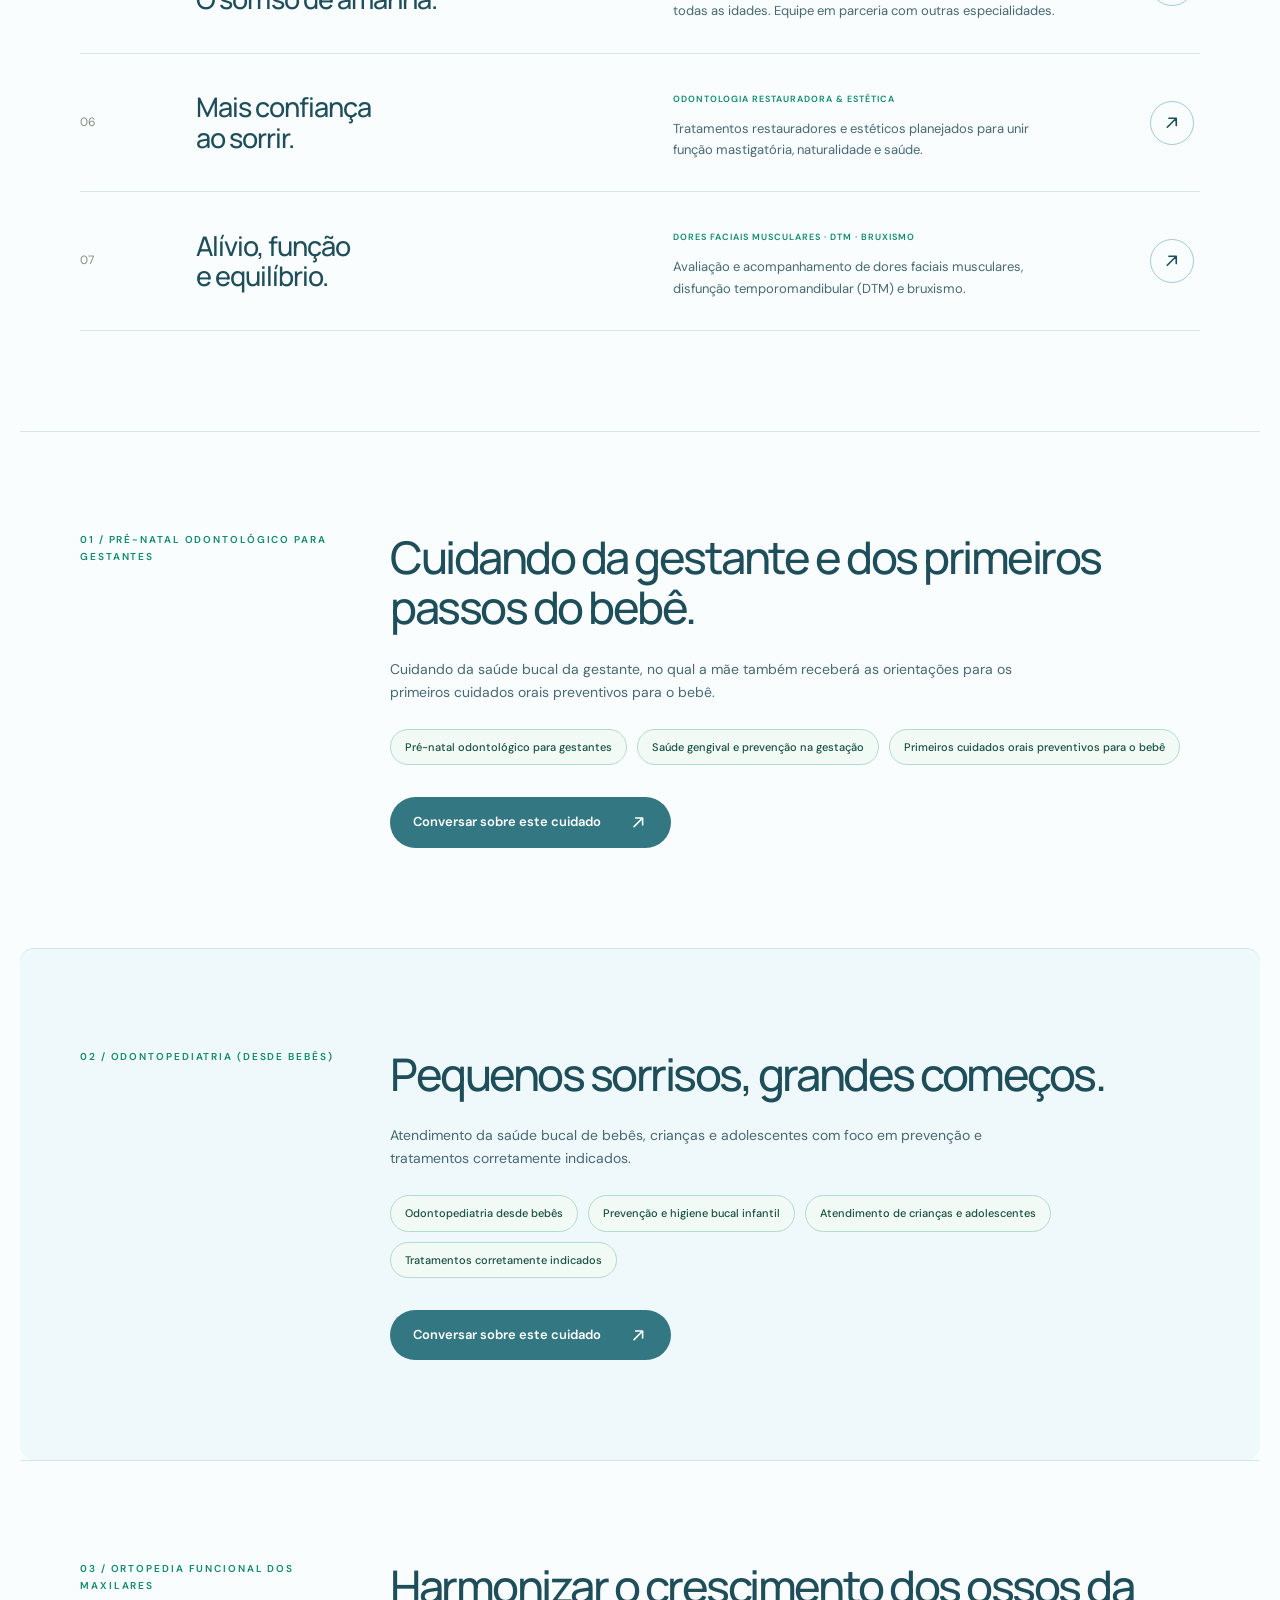
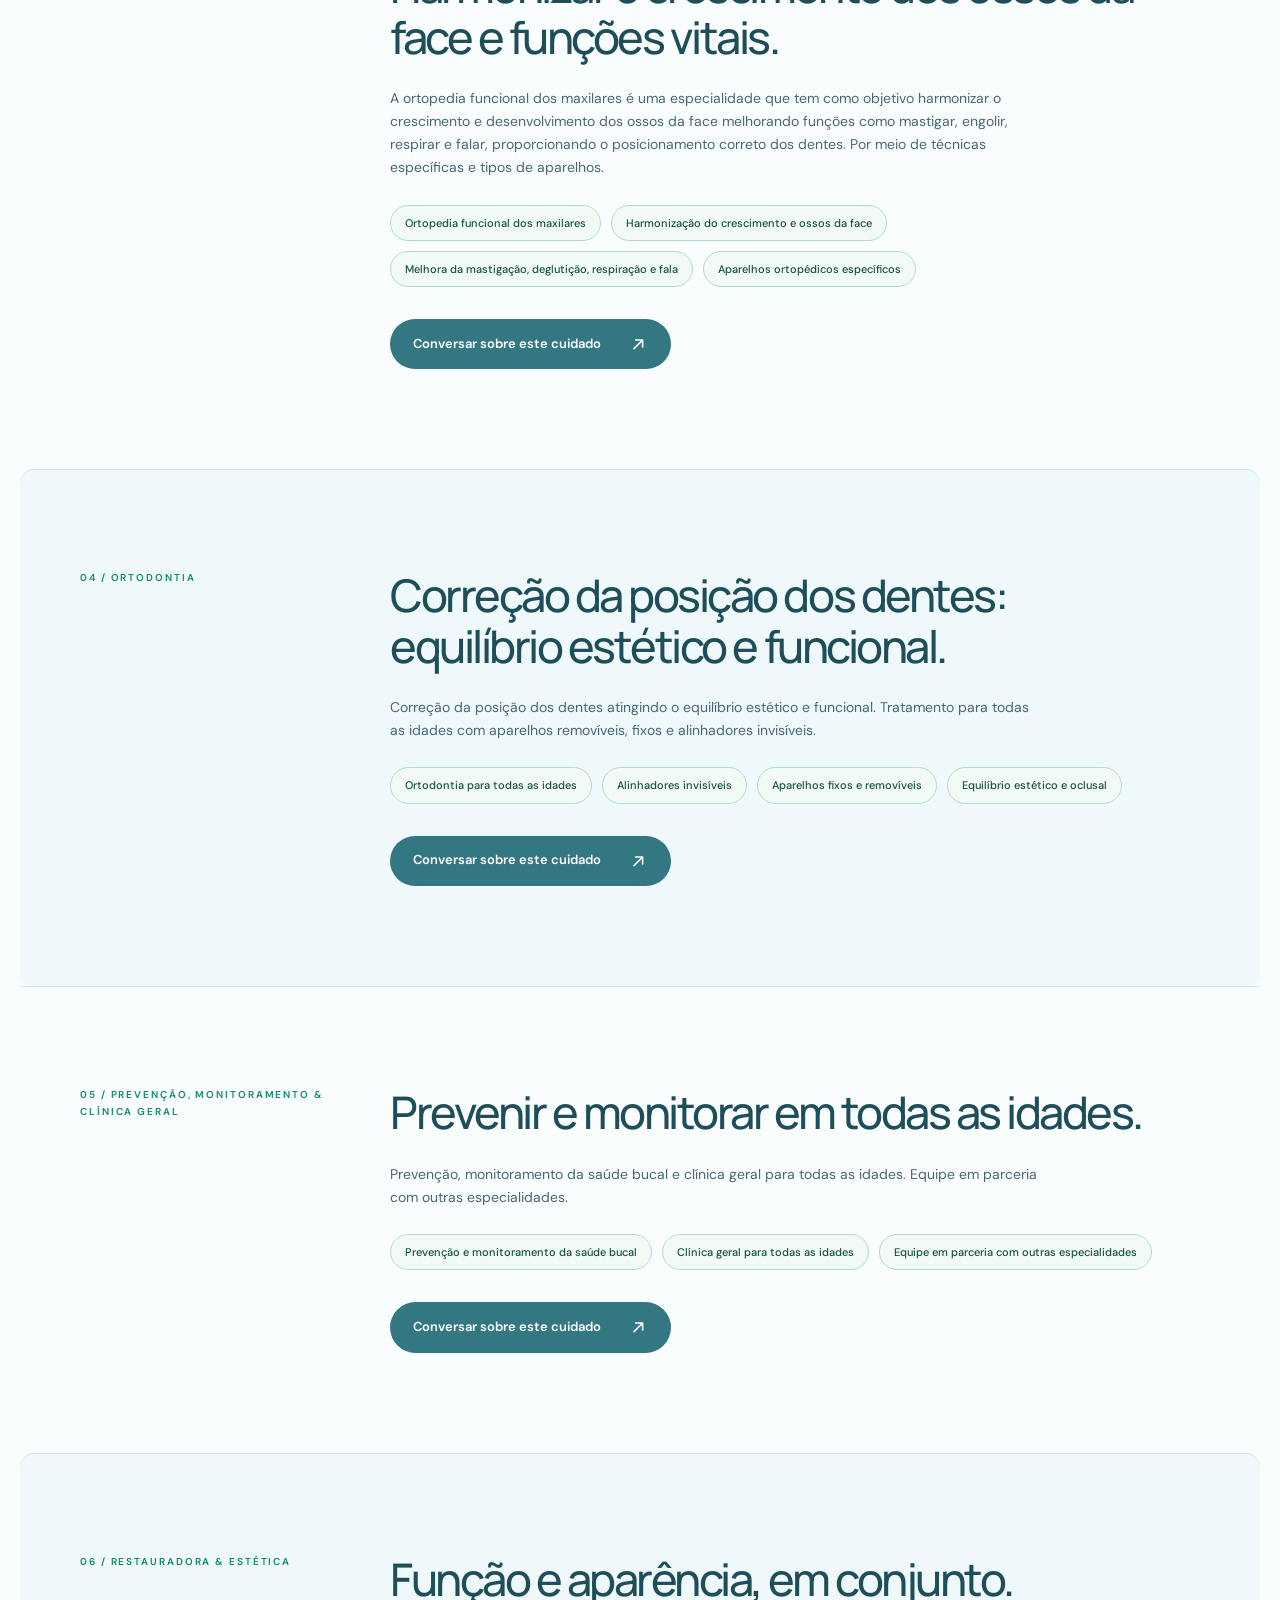
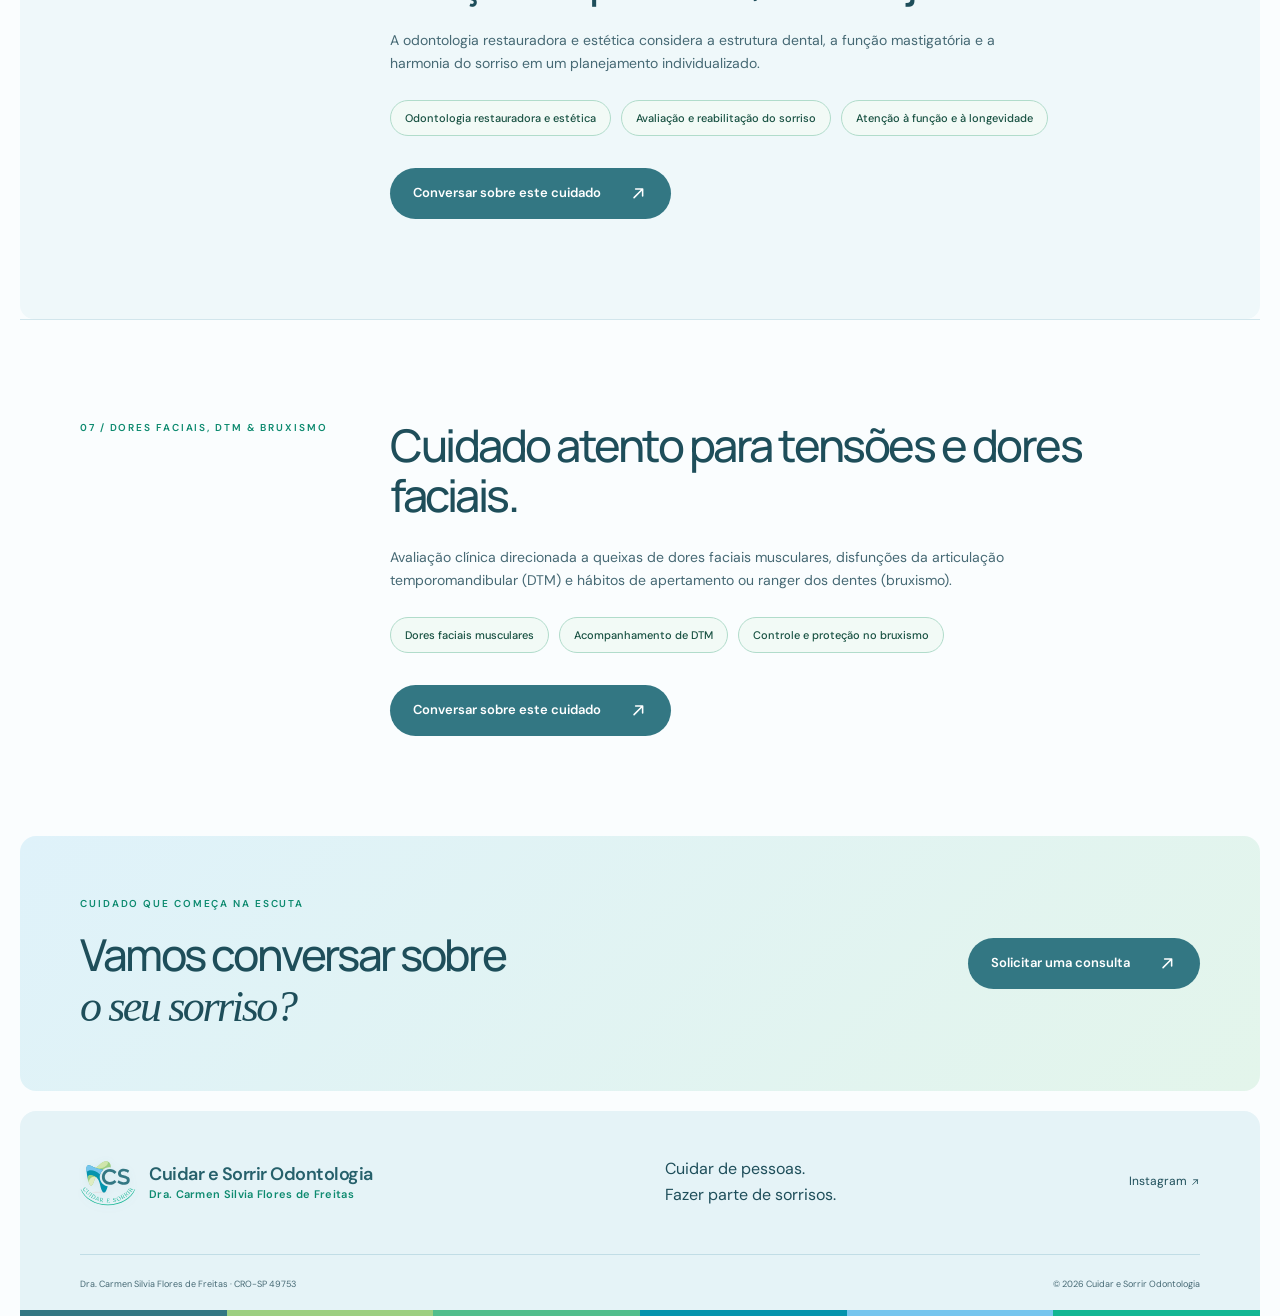
<file: tratamentos.html>
<!doctype html><html lang="pt-BR"><head><meta charset="utf-8"><meta name="viewport" content="width=device-width,initial-scale=1"><title>Tratamentos Odontológicos em Pinheiros · Dra. Carmen Silvia | Cuidar e Sorrir</title><meta name="description" content="Odontopediatria, ortopedia funcional dos maxilares, clínica geral, prevenção, estética e reabilitação oral com a dentista Dra. Carmen Silvia em Pinheiros, São Paulo."><meta name="robots" content="index,follow"><link rel="canonical" href="https://dracarmensilvia.com.br/tratamentos.html"><meta name="theme-color" content="#1f5a73"><meta property="og:locale" content="pt_BR"><meta property="og:site_name" content="Cuidar e Sorrir Odontologia"><meta property="og:title" content="Tratamentos Odontológicos em Pinheiros · Dra. Carmen Silvia | Cuidar e Sorrir"><meta property="og:description" content="Odontopediatria, ortopedia funcional dos maxilares, clínica geral, prevenção, estética e reabilitação oral com a dentista Dra. Carmen Silvia em Pinheiros, São Paulo."><meta property="og:type" content="website"><meta property="og:url" content="https://dracarmensilvia.com.br/tratamentos.html"><meta property="og:image" content="https://dracarmensilvia.com.br/assets/dra-carmen.jpg"><meta property="og:image:alt" content="Tratamentos odontológicos com a Dra. Carmen Silvia na Cuidar e Sorrir em Pinheiros"><meta name="twitter:card" content="summary_large_image"><link rel="icon" href="favicon.svg" type="image/svg+xml"><link rel="stylesheet" href="style.css"><link rel="stylesheet" href="blue-theme.css"><link rel="stylesheet" href="mobile.css"><script type="application/ld+json">{"@context":"https://schema.org","@type":"Dentist","@id":"https://dracarmensilvia.com.br/#consultorio","name":"Cuidar e Sorrir Odontologia — Dra. Carmen Silvia","alternateName":["Dra. Carmen Silvia Dentista","Doutora Carmen Silvia","Cuidar e Sorrir Odontologia"],"image":"https://dracarmensilvia.com.br/assets/dra-carmen.jpg","telephone":"+55-11-99975-5757","address":{"@type":"PostalAddress","streetAddress":"Rua Amaro Cavalheiro, 347, 7º andar, Sala 720 — Ed. Thera Office Faria Lima","addressLocality":"São Paulo","addressRegion":"SP","postalCode":"05425-011","addressCountry":"BR"},"knowsAbout":["Odontopediatria e Prevenção Infantil","Ortopedia Funcional dos Maxilares","Clínica Geral e Prevenção","Estética e Reabilitação Oral"],"sameAs":["https://www.instagram.com/dracarmensilvia/"],"url":"https://dracarmensilvia.com.br/tratamentos.html"}</script><script defer src="script.js"></script></head><body><a class="skip" href="#conteudo">Pular para o conteúdo</a><div class="page"><header class="header">
<a class="brand" href="index.html" aria-label="Cuidar e Sorrir Odontologia, início"><img class="brand-logo" src="assets/logo-marca.svg" alt="" width="56" height="47" aria-hidden="true"><span>Cuidar e Sorrir Odontologia<small>Dra. Carmen Silvia Flores de Freitas</small></span></a>
<button class="menu-toggle" aria-expanded="false" aria-controls="navegacao" type="button">Menu <span aria-hidden="true">☰</span></button>
<nav id="navegacao" aria-label="Principal"><a href="index.html">Início</a><a href="a-doutora.html">A doutora</a><a aria-current="page" href="tratamentos.html">Tratamentos</a><a href="orientacoes.html">Orientações</a><a href="contato.html">Contato</a><a href="avaliar.html">Avaliar</a></nav>
<a class="button header-cta" href="contato.html#agendar">Vamos conversar <span aria-hidden="true"><svg class="icon-arrow" viewBox="0 0 24 24" fill="none" stroke="currentColor" stroke-width="2" stroke-linecap="round" stroke-linejoin="round" aria-hidden="true"><path d="M6.5 17.5L17.5 6.5M8.5 6.5h9v9"/></svg></span></a>
</header><main id="conteudo"><section class="page-banner"><span class="eyebrow dark">ÁREAS DE ATENDIMENTO</span><h1>Para cada sorriso,<br><em>um caminho de cuidado.</em></h1><p>Atendimento exclusivamente particular, com hora marcada, para bebês, crianças, gestantes, jovens e adultos. Conheça as áreas de cuidado e converse com a equipe sobre a sua necessidade.</p></section><section class="section services" id="cuidados" aria-labelledby="cuidados-titulo"><div class="section-heading"><span class="eyebrow dark">01 / NOSSOS CUIDADOS</span><h2 id="cuidados-titulo">Para cada fase,<br>um cuidado <em>próprio.</em></h2><p>Desde o primeiro contato à evolução do sorriso com saúde, o cuidado começa com o atendimento humanizado e um plano de tratamento pensado para você.</p></div>
<div class="service-list">
<a class="service" href="contato.html#agendar" data-service="Gestante e pré-natal odontológico"><span class="number">01</span><h3>Pré-natal odontológico<br>para gestantes.</h3><div><span class="service-label">GESTANTE E PRÉ-NATAL ODONTOLÓGICO</span><p>Cuidando da saúde bucal da gestante, no qual a mãe também receberá as orientações para os primeiros cuidados orais preventivos para o bebê.</p></div><span class="circle" aria-hidden="true"><svg class="icon-arrow" viewBox="0 0 24 24" fill="none" stroke="currentColor" stroke-width="2" stroke-linecap="round" stroke-linejoin="round" aria-hidden="true"><path d="M6.5 17.5L17.5 6.5M8.5 6.5h9v9"/></svg></span></a>
<a class="service" href="contato.html#agendar" data-service="Odontopediatria (desde bebês)"><span class="number">02</span><h3>Pequenos sorrisos.<br>Grandes começos.</h3><div><span class="service-label">ODONTOPEDIATRIA (DESDE BEBÊS)</span><p>Odontopediatria: atendimento da saúde bucal de bebês, crianças e adolescentes com foco em prevenção e tratamentos corretamente indicados.</p></div><span class="circle" aria-hidden="true"><svg class="icon-arrow" viewBox="0 0 24 24" fill="none" stroke="currentColor" stroke-width="2" stroke-linecap="round" stroke-linejoin="round" aria-hidden="true"><path d="M6.5 17.5L17.5 6.5M8.5 6.5h9v9"/></svg></span></a>
<a class="service" href="contato.html#agendar" data-service="Ortopedia funcional dos maxilares"><span class="number">03</span><h3>Desenvolver.<br>Equilibrar. Cuidar.</h3><div><span class="service-label">ORTOPEDIA FUNCIONAL DOS MAXILARES</span><p>Especialidade que harmoniza o crescimento e desenvolvimento dos ossos da face, melhorando funções como mastigar, engolir, respirar e falar. Por meio de técnicas específicas e tipos de aparelhos.</p></div><span class="circle" aria-hidden="true"><svg class="icon-arrow" viewBox="0 0 24 24" fill="none" stroke="currentColor" stroke-width="2" stroke-linecap="round" stroke-linejoin="round" aria-hidden="true"><path d="M6.5 17.5L17.5 6.5M8.5 6.5h9v9"/></svg></span></a>
<a class="service" href="contato.html#agendar" data-service="Ortodontia"><span class="number">04</span><h3>Corrigir. Alinhar.<br>Equilibrar.</h3><div><span class="service-label">ORTODONTIA</span><p>Correção da posição dos dentes atingindo o equilíbrio estético e funcional. Tratamento para todas as idades com aparelhos removíveis, fixos e alinhadores invisíveis.</p></div><span class="circle" aria-hidden="true"><svg class="icon-arrow" viewBox="0 0 24 24" fill="none" stroke="currentColor" stroke-width="2" stroke-linecap="round" stroke-linejoin="round" aria-hidden="true"><path d="M6.5 17.5L17.5 6.5M8.5 6.5h9v9"/></svg></span></a>
<a class="service" href="contato.html#agendar" data-service="Prevenção, monitoramento e clínica geral"><span class="number">05</span><h3>O cuidado de hoje.<br>O sorriso de amanhã.</h3><div><span class="service-label">PREVENÇÃO, MONITORAMENTO DA SAÚDE BUCAL E CLÍNICA GERAL</span><p>Prevenção, monitoramento da saúde bucal e clínica geral para todas as idades. Equipe em parceria com outras especialidades.</p></div><span class="circle" aria-hidden="true"><svg class="icon-arrow" viewBox="0 0 24 24" fill="none" stroke="currentColor" stroke-width="2" stroke-linecap="round" stroke-linejoin="round" aria-hidden="true"><path d="M6.5 17.5L17.5 6.5M8.5 6.5h9v9"/></svg></span></a>
<a class="service" href="contato.html#agendar" data-service="Odontologia restauradora e estética"><span class="number">06</span><h3>Mais confiança<br>ao sorrir.</h3><div><span class="service-label">ODONTOLOGIA RESTAURADORA & ESTÉTICA</span><p>Tratamentos restauradores e estéticos planejados para unir função mastigatória, naturalidade e saúde.</p></div><span class="circle" aria-hidden="true"><svg class="icon-arrow" viewBox="0 0 24 24" fill="none" stroke="currentColor" stroke-width="2" stroke-linecap="round" stroke-linejoin="round" aria-hidden="true"><path d="M6.5 17.5L17.5 6.5M8.5 6.5h9v9"/></svg></span></a>
<a class="service" href="contato.html#agendar" data-service="Dores faciais musculares, DTM e bruxismo"><span class="number">07</span><h3>Alívio, função<br>e equilíbrio.</h3><div><span class="service-label">DORES FACIAIS MUSCULARES · DTM · BRUXISMO</span><p>Avaliação e acompanhamento de dores faciais musculares, disfunção temporomandibular (DTM) e bruxismo.</p></div><span class="circle" aria-hidden="true"><svg class="icon-arrow" viewBox="0 0 24 24" fill="none" stroke="currentColor" stroke-width="2" stroke-linecap="round" stroke-linejoin="round" aria-hidden="true"><path d="M6.5 17.5L17.5 6.5M8.5 6.5h9v9"/></svg></span></a>
</div></section><section class="treatment-detail section" id="pre-natal"><span class="eyebrow dark">01 / PRÉ-NATAL ODONTOLÓGICO PARA GESTANTES</span><div><h2>Cuidando da gestante e dos primeiros passos do bebê.</h2><p>Cuidando da saúde bucal da gestante, no qual a mãe também receberá as orientações para os primeiros cuidados orais preventivos para o bebê.</p><ul><li>Pré-natal odontológico para gestantes</li><li>Saúde gengival e prevenção na gestação</li><li>Primeiros cuidados orais preventivos para o bebê</li></ul><a class="button" href="contato.html#agendar" data-service="Gestante e pré-natal odontológico">Conversar sobre este cuidado <span aria-hidden="true"><svg class="icon-arrow" viewBox="0 0 24 24" fill="none" stroke="currentColor" stroke-width="2" stroke-linecap="round" stroke-linejoin="round" aria-hidden="true"><path d="M6.5 17.5L17.5 6.5M8.5 6.5h9v9"/></svg></span></a></div></section><section class="treatment-detail section" id="infantil"><span class="eyebrow dark">02 / ODONTOPEDIATRIA (DESDE BEBÊS)</span><div><h2>Pequenos sorrisos, grandes começos.</h2><p>Atendimento da saúde bucal de bebês, crianças e adolescentes com foco em prevenção e tratamentos corretamente indicados.</p><ul><li>Odontopediatria desde bebês</li><li>Prevenção e higiene bucal infantil</li><li>Atendimento de crianças e adolescentes</li><li>Tratamentos corretamente indicados</li></ul><a class="button" href="contato.html#agendar" data-service="Odontopediatria (desde bebês)">Conversar sobre este cuidado <span aria-hidden="true"><svg class="icon-arrow" viewBox="0 0 24 24" fill="none" stroke="currentColor" stroke-width="2" stroke-linecap="round" stroke-linejoin="round" aria-hidden="true"><path d="M6.5 17.5L17.5 6.5M8.5 6.5h9v9"/></svg></span></a></div></section><section class="treatment-detail section" id="ortopedia"><span class="eyebrow dark">03 / ORTOPEDIA FUNCIONAL DOS MAXILARES</span><div><h2>Harmonizar o crescimento dos ossos da face e funções vitais.</h2><p>A ortopedia funcional dos maxilares é uma especialidade que tem como objetivo harmonizar o crescimento e desenvolvimento dos ossos da face melhorando funções como mastigar, engolir, respirar e falar, proporcionando o posicionamento correto dos dentes. Por meio de técnicas específicas e tipos de aparelhos.</p><ul><li>Ortopedia funcional dos maxilares</li><li>Harmonização do crescimento e ossos da face</li><li>Melhora da mastigação, deglutição, respiração e fala</li><li>Aparelhos ortopédicos específicos</li></ul><a class="button" href="contato.html#agendar" data-service="Ortopedia funcional dos maxilares">Conversar sobre este cuidado <span aria-hidden="true"><svg class="icon-arrow" viewBox="0 0 24 24" fill="none" stroke="currentColor" stroke-width="2" stroke-linecap="round" stroke-linejoin="round" aria-hidden="true"><path d="M6.5 17.5L17.5 6.5M8.5 6.5h9v9"/></svg></span></a></div></section><section class="treatment-detail section" id="ortodontia"><span class="eyebrow dark">04 / ORTODONTIA</span><div><h2>Correção da posição dos dentes: equilíbrio estético e funcional.</h2><p>Correção da posição dos dentes atingindo o equilíbrio estético e funcional. Tratamento para todas as idades com aparelhos removíveis, fixos e alinhadores invisíveis.</p><ul><li>Ortodontia para todas as idades</li><li>Alinhadores invisíveis</li><li>Aparelhos fixos e removíveis</li><li>Equilíbrio estético e oclusal</li></ul><a class="button" href="contato.html#agendar" data-service="Ortodontia">Conversar sobre este cuidado <span aria-hidden="true"><svg class="icon-arrow" viewBox="0 0 24 24" fill="none" stroke="currentColor" stroke-width="2" stroke-linecap="round" stroke-linejoin="round" aria-hidden="true"><path d="M6.5 17.5L17.5 6.5M8.5 6.5h9v9"/></svg></span></a></div></section><section class="treatment-detail section" id="prevencao"><span class="eyebrow dark">05 / PREVENÇÃO, MONITORAMENTO & CLÍNICA GERAL</span><div><h2>Prevenir e monitorar em todas as idades.</h2><p>Prevenção, monitoramento da saúde bucal e clínica geral para todas as idades. Equipe em parceria com outras especialidades.</p><ul><li>Prevenção e monitoramento da saúde bucal</li><li>Clínica geral para todas as idades</li><li>Equipe em parceria com outras especialidades</li></ul><a class="button" href="contato.html#agendar" data-service="Prevenção, monitoramento e clínica geral">Conversar sobre este cuidado <span aria-hidden="true"><svg class="icon-arrow" viewBox="0 0 24 24" fill="none" stroke="currentColor" stroke-width="2" stroke-linecap="round" stroke-linejoin="round" aria-hidden="true"><path d="M6.5 17.5L17.5 6.5M8.5 6.5h9v9"/></svg></span></a></div></section><section class="treatment-detail section" id="estetica"><span class="eyebrow dark">06 / RESTAURADORA & ESTÉTICA</span><div><h2>Função e aparência, em conjunto.</h2><p>A odontologia restauradora e estética considera a estrutura dental, a função mastigatória e a harmonia do sorriso em um planejamento individualizado.</p><ul><li>Odontologia restauradora e estética</li><li>Avaliação e reabilitação do sorriso</li><li>Atenção à função e à longevidade</li></ul><a class="button" href="contato.html#agendar" data-service="Odontologia restauradora e estética">Conversar sobre este cuidado <span aria-hidden="true"><svg class="icon-arrow" viewBox="0 0 24 24" fill="none" stroke="currentColor" stroke-width="2" stroke-linecap="round" stroke-linejoin="round" aria-hidden="true"><path d="M6.5 17.5L17.5 6.5M8.5 6.5h9v9"/></svg></span></a></div></section><section class="treatment-detail section" id="dtm"><span class="eyebrow dark">07 / DORES FACIAIS, DTM & BRUXISMO</span><div><h2>Cuidado atento para tensões e dores faciais.</h2><p>Avaliação clínica direcionada a queixas de dores faciais musculares, disfunções da articulação temporomandibular (DTM) e hábitos de apertamento ou ranger dos dentes (bruxismo).</p><ul><li>Dores faciais musculares</li><li>Acompanhamento de DTM</li><li>Controle e proteção no bruxismo</li></ul><a class="button" href="contato.html#agendar" data-service="Dores faciais musculares, DTM e bruxismo">Conversar sobre este cuidado <span aria-hidden="true"><svg class="icon-arrow" viewBox="0 0 24 24" fill="none" stroke="currentColor" stroke-width="2" stroke-linecap="round" stroke-linejoin="round" aria-hidden="true"><path d="M6.5 17.5L17.5 6.5M8.5 6.5h9v9"/></svg></span></a></div></section><section class="page-cta"><div><span class="eyebrow dark">CUIDADO QUE COMEÇA NA ESCUTA</span><h2>Vamos conversar sobre<br><em>o seu sorriso?</em></h2></div><a class="button" href="contato.html#agendar">Solicitar uma consulta <span aria-hidden="true"><svg class="icon-arrow" viewBox="0 0 24 24" fill="none" stroke="currentColor" stroke-width="2" stroke-linecap="round" stroke-linejoin="round" aria-hidden="true"><path d="M6.5 17.5L17.5 6.5M8.5 6.5h9v9"/></svg></span></a></section></main><footer><div class="footer-top"><a class="brand" href="index.html"><img class="brand-logo" src="assets/logo-marca.svg" alt="" width="56" height="47" aria-hidden="true"><span>Cuidar e Sorrir Odontologia<small>Dra. Carmen Silvia Flores de Freitas</small></span></a><p>Cuidar de pessoas.<br>Fazer parte de sorrisos.</p><a href="https://www.instagram.com/dracarmensilvia/" target="_blank" rel="noopener noreferrer">Instagram <svg class="icon-arrow" viewBox="0 0 24 24" fill="none" stroke="currentColor" stroke-width="2" stroke-linecap="round" stroke-linejoin="round" aria-hidden="true"><path d="M6.5 17.5L17.5 6.5M8.5 6.5h9v9"/></svg></a></div><div class="footer-bottom"><span>Dra. Carmen Silvia Flores de Freitas · CRO-SP 49753</span><span>© <span id="year">2026</span> Cuidar e Sorrir Odontologia</span></div></footer></div><a class="floating" href="contato.html#agendar" aria-label="Solicitar consulta pelo formulário"><svg width="23" height="23" viewBox="0 0 24 24" fill="none" stroke="currentColor" stroke-width="1.7" aria-hidden="true"><path d="M20.5 11.5a8.5 8.5 0 0 1-12.8 7.3L3 20l1.2-4.6A8.5 8.5 0 1 1 20.5 11.5Z"/><path d="M8 7.5c0 4 2.5 6.5 6.5 7l1-2-2-1-1 1c-1.5-.7-2.3-1.5-3-3l1-1-1-2-1.5 1Z"/></svg><span>Vamos conversar</span></a></body></html>
</file>
<file: style.css>
@import url('https://fonts.googleapis.com/css2?family=DM+Sans:wght@400;500;600;700&family=Manrope:wght@400;500;600;700;800&display=swap');
:root{--ink:#193c36;--muted:#62716a;--green:#153f37;--lime:#deedc9;--paper:#fffefa;--line:#dce2d9}*{box-sizing:border-box}html{scroll-behavior:smooth;scroll-padding-top:100px}body{margin:0;background:#e4ece7;color:var(--ink);font-family:'DM Sans',Arial,sans-serif;font-size:15px;line-height:1.65;font-variant-emoji:text}.icon-asterisk,.icon-arrow{display:inline-block;width:.85em;height:.85em;vertical-align:-.13em;flex-shrink:0}.button span .icon-arrow,.circle .icon-arrow,.portrait-flower .icon-asterisk,.big-asterisk .icon-asterisk{display:block}.text-link .icon-arrow{width:1.1em;height:1.1em}button,input,select{font:inherit}a{color:inherit;text-decoration:none}button,a,input,select,summary{-webkit-tap-highlight-color:transparent}button{cursor:pointer}a:focus-visible,button:focus-visible,summary:focus-visible{outline:3px solid #b2822c;outline-offset:5px}input:focus,select:focus{outline:2px solid #59784e;outline-offset:2px}img{display:block;max-width:100%}h1,h2,h3,p{margin:0}h1,h2,h3{font-family:Manrope,Arial,sans-serif;font-weight:500;letter-spacing:-.055em;line-height:1.12}h2{font-size:clamp(36px,4.5vw,64px)}h2 em,h1 em{font-family:Georgia,serif;font-weight:400}p{color:var(--muted)}.page{max-width:none;margin:0;background:var(--paper);padding:0 20px;border-radius:0;overflow:hidden}.header{height:98px;display:flex;align-items:center;justify-content:space-between;padding:0 35px;gap:20px}.brand{display:flex;align-items:center;gap:12px;font-weight:600;font-size:18px;line-height:1.25;letter-spacing:-.5px}.brand small{display:block;font-size:8px;font-weight:500;letter-spacing:2.3px;margin-top:5px}.brand-symbol{position:relative;font:italic 43px Georgia;letter-spacing:-7px;padding-right:9px}.brand-symbol>span{position:absolute;font:18px Arial;right:-3px;top:-3px}.header nav{display:flex;gap:27px;background:#f0f3ed;padding:12px 24px;border-radius:40px;font-size:12px}.header nav a:hover{color:#7c5924}.button{display:inline-flex;align-items:center;justify-content:center;gap:28px;border:0;border-radius:40px;background:var(--green);color:white;padding:16px 23px;font-size:13px;font-weight:600;line-height:1.3;transition:background .2s,transform .2s}.button:hover{background:#386153;transform:translateY(-2px)}.button span{font-size:22px;line-height:1}.menu-toggle{display:none}.hero{position:relative;isolation:isolate;min-height:720px;background:#193e39;border-radius:0;margin:0 -20px;color:white;padding:32px 55px;display:flex;flex-direction:column;justify-content:space-between;overflow:hidden}.hero-art{position:absolute;inset:0;z-index:-2;background-image:linear-gradient(90deg,rgba(12,42,37,.98),rgba(12,42,37,.94) 38%,rgba(12,42,37,.12) 76%),url('assets/hero-sorriso.png');background-size:cover,cover;background-position:center,right center;background-repeat:no-repeat}.hero:after{content:'';position:absolute;inset:50% 0 0;z-index:-1;background:linear-gradient(transparent,#163b36)}.hero-top{display:flex;align-items:center;justify-content:space-between;gap:20px}.eyebrow{display:block;font-size:10px;font-weight:600;letter-spacing:1.9px;color:#dfeddb}.eyebrow i{display:inline-block;background:#d3e9bd;width:7px;height:7px;border-radius:50%;margin-right:9px}.hero-coordinate{font-size:9px;letter-spacing:1.7px}.hero-copy{padding:48px 0}.hero h1{font-size:clamp(62px,7.2vw,105px);line-height:1.01;letter-spacing:-6px}.hero h1 em{color:var(--lime)}.hero-copy p{color:#e3eae1;font-size:14px;margin:25px 0}.light{background:var(--paper);color:var(--ink)}.light:hover{background:var(--lime)}.hero-bottom{display:flex;align-items:end;justify-content:space-between;gap:20px}.tags{display:flex;flex-wrap:wrap;gap:7px;max-width:370px}.tags a{font-size:10px;padding:7px 13px;background:#ffffff13;border:1px solid #ffffff35;border-radius:30px;backdrop-filter:blur(10px)}.tags a:hover{background:#ffffff30}.doctor-mini{display:flex;align-items:center;gap:14px;background:var(--paper);color:var(--ink);padding:12px 16px 12px 12px;border-radius:12px}.doctor-mini img{object-fit:cover;border-radius:7px}.doctor-mini strong{font-size:13px;display:block}.doctor-mini small{font-size:10px;color:var(--muted)}.doctor-mini>span:last-child{margin-left:15px;font-size:23px}.intro-strip{display:flex;justify-content:space-between;align-items:center;gap:30px;padding:38px 44px;border-bottom:1px solid var(--line)}.intro-strip p{font-size:16px}.intro-strip strong{font-weight:400;color:var(--ink)}.intro-strip>span{font-size:9px;letter-spacing:1px}.intro-strip b{font-size:20px;margin:0 12px;font-weight:400}.section{padding:100px 60px}.dark{color:#5a7062}.section-heading{display:grid;grid-template-columns:.65fr 1.5fr 1fr;gap:28px;align-items:start;margin-bottom:55px}.section-heading>.eyebrow{padding-top:10px}.section-heading p{font-size:14px;padding-top:12px;max-width:330px}.section-heading h2{font-size:clamp(36px,4vw,56px)}.service{display:grid;grid-template-columns:.25fr 1.3fr 1.3fr 50px;gap:30px;align-items:center;padding:31px 0;border-top:1px solid var(--line);transition:background .2s}.service:last-child{border-bottom:1px solid var(--line)}.service:hover{background:#f0f4e9}.number{font-size:12px;color:#829080}.service h3{font-size:27px;letter-spacing:-1px}.service-label{font-size:9px;font-weight:600;letter-spacing:1px}.service p{font-size:13px;max-width:390px;margin-top:8px}.circle{border:1px solid #a9b8a7;border-radius:50%;width:44px;height:44px;display:grid;place-items:center;font-size:23px}.service:hover .circle{background:var(--green);color:white}.about{background:#eef1e8;display:grid;grid-template-columns:1fr 1fr;gap:100px;align-items:center;border-radius:16px}.portrait-wrap{position:relative;background:#d6e0d2;border-radius:180px 180px 14px 14px;padding:60px 36px 28px}.portrait{max-width:375px;margin:0 auto;overflow:hidden;border-radius:145px 145px 8px 8px}.portrait img{width:100%;height:auto}.portrait-note{display:block;text-align:center;font-size:8px;letter-spacing:2px;margin-top:26px}.portrait-flower{position:absolute;right:-23px;bottom:58px;font-size:100px;line-height:1;color:#718a62}.about h2{margin:23px 0 28px}.about p{font-size:14px;margin:15px 0;max-width:430px}.signature{font:italic 26px Georgia;margin:30px 0}.signature small{display:block;font:9px 'DM Sans',Arial;letter-spacing:1.4px;margin-top:9px}.text-link{display:inline-flex;gap:30px;align-items:center;border-bottom:1px solid #a8b4a0;padding-bottom:8px;font-size:12px;font-weight:600}.text-link:hover{color:#8a642b}.education .text-link{margin-top:23px}.editorial-grid{display:grid;grid-template-columns:.7fr 2fr;gap:55px}.big-asterisk{display:block;font-size:120px;font-weight:400;line-height:1;color:#769266;margin:0 0 30px}.editorial-intro h3{font-size:27px;letter-spacing:-1px}.editorial-intro p{font-size:13px;margin-top:20px;max-width:240px}.editorial-count{display:block;font-size:8px;line-height:2;letter-spacing:1.3px;margin-top:45px}.publications{display:grid;grid-template-columns:repeat(2,minmax(0,1fr));gap:24px}.publication{padding:0;border:0;background:transparent;color:var(--ink);text-align:left;min-width:0}.publication img{width:100%;height:auto;aspect-ratio:4/5;object-fit:contain;border-radius:12px;background:#e9f4fa;transition:filter .2s}.publication:hover img{filter:brightness(.94)}.publication>span{display:flex;justify-content:space-between;align-items:center;padding:12px 2px;font-size:12px}.publication b{font-size:23px;font-weight:400}.content-note{font-size:11px;border-top:1px solid var(--line);margin-top:35px;padding-top:18px}.journey{background:#e2ebd8;border-radius:16px}.journey h2{margin-top:22px}.steps{display:grid;grid-template-columns:repeat(3,1fr);gap:40px;margin-top:55px}.steps>div{border-top:1px solid #acbda4;padding-top:20px}.steps span{font-size:12px}.steps h3{font-size:21px;letter-spacing:-.7px;margin:25px 0 13px}.steps p{font-size:13px;max-width:280px}.booking{display:grid;grid-template-columns:1.1fr 1fr;gap:100px;background:var(--green);color:white;border-radius:16px;margin-top:14px}.booking h2{font-size:clamp(40px,5.5vw,76px);margin:26px 0}.booking h2 em{color:var(--lime)}.booking p{color:#c7d6cd;font-size:14px}.booking-details{margin-top:40px;padding-top:22px;border-top:1px solid #ffffff30}.booking-details span{display:block;font-size:14px}.booking-details small{display:block;margin-top:8px;font-size:11px;color:#c7d6cd}form{background:var(--paper);color:var(--ink);border-radius:14px;padding:32px;align-self:center}form h3{font-size:24px;letter-spacing:-1px;margin-bottom:28px}label{display:block;margin:17px 0 7px;font-size:11px;font-weight:600}label span{color:var(--muted);font-weight:400}input,select{width:100%;min-height:48px;border:1px solid #dce2d9;background:#fff;color:var(--ink);border-radius:7px;padding:11px 12px;font-size:12px}form .button{width:100%;margin-top:26px;justify-content:space-between}.booking .form-note{font-size:10px;line-height:1.6;color:var(--muted);margin-top:14px}.contact{display:grid;grid-template-columns:1fr 1fr;gap:70px}.contact h2{margin:22px 0 30px}.contact-info>div{padding:20px 0;border-bottom:1px solid var(--line)}.contact-info>div:first-child{padding-top:0}.contact-info span{font-size:9px;letter-spacing:1.4px;color:var(--muted)}.contact-info p,.contact-info a{display:block;font-size:16px;margin-top:9px;color:var(--ink)}.faq{display:grid;grid-template-columns:1fr 1.4fr;gap:50px;border-top:1px solid var(--line);padding-top:65px}.faq h2{font-size:40px;margin-top:15px}details{border-bottom:1px solid var(--line)}summary{cursor:pointer;padding:20px 26px 20px 0;font-size:14px}details p{font-size:13px;padding-bottom:22px;max-width:560px}footer{padding:45px 60px 24px;background:#eaf0e5;border-radius:16px 16px 0 0}.footer-top{display:flex;align-items:center;justify-content:space-between;gap:25px;padding-bottom:45px}.footer-top p{font-size:16px;color:var(--ink)}.footer-top>a:last-child{font-size:12px}.footer-bottom{border-top:1px solid #ccd7c7;padding-top:22px;display:flex;justify-content:space-between;gap:20px;font-size:9px;color:var(--muted)}.floating{position:fixed;right:24px;bottom:20px;display:flex;align-items:center;gap:9px;background:#1a533f;color:white;border:1px solid #ffffff70;border-radius:40px;padding:13px 19px;z-index:20;box-shadow:0 4px 20px #193c3626;font-size:12px}.floating:hover{background:#2e6e54}.skip{position:fixed;left:20px;top:-100px;background:white;padding:15px;z-index:99}.skip:focus{top:15px}dialog{border:0;border-radius:12px;max-width:min(600px,94vw);max-height:92dvh;padding:16px;background:var(--paper);color:var(--ink)}dialog::backdrop{background:#06241fe8}dialog img{width:auto;max-height:72dvh;margin:auto;object-fit:contain}dialog>a{display:block;font-size:12px;text-align:center;padding-top:12px}.dialog-header{display:flex;align-items:center;justify-content:space-between;gap:20px;margin-bottom:12px}.dialog-header h2{font-size:17px;letter-spacing:-.4px}.dialog-header button{background:#eaf0e5;border:0;border-radius:50%;width:36px;height:36px;flex-shrink:0}body.modal-open{overflow:hidden}
@media(max-width:1100px){.section{padding:75px 35px}.header{padding:0 20px}.header nav{gap:15px;padding:12px 18px}.hero{padding:30px;min-height:660px}.hero h1{font-size:85px}.section-heading{grid-template-columns:1fr 1fr}.section-heading>.eyebrow{grid-column:1/-1}.about,.booking{gap:50px}.intro-strip{padding:30px}.intro-strip>span{max-width:290px}.service{gap:20px}.editorial-grid{gap:25px}.editorial-intro h3{font-size:23px}}
@media(max-width:760px){html{scroll-padding-top:20px}.page{margin:8px;padding:0 7px;border-radius:16px}.header{height:83px;padding:0 12px;flex-wrap:wrap;position:relative;z-index:10}.brand{font-size:16px;gap:9px}.brand small{font-size:7px}.brand-symbol{font-size:37px}.header-cta{display:none}.menu-toggle{display:flex;gap:13px;background:transparent;border:1px solid #c8d2c3;border-radius:30px;padding:8px 14px;font-size:12px;color:var(--ink)}.header nav{display:none;position:absolute;left:0;right:0;top:76px;background:var(--paper);border:1px solid var(--line);border-radius:12px;padding:18px;box-shadow:0 12px 20px #193c3620;flex-direction:column;font-size:15px}.header nav.open{display:flex}.hero{min-height:760px;padding:25px 22px;margin:0;border-radius:14px}.hero-art{background-size:cover,cover;background-position:center,right center;background-image:linear-gradient(90deg,#103b35eb,#103b3590 60%,#103b3530),url('assets/hero-sorriso.png')}.hero-top{align-items:start}.hero-coordinate{display:none}.eyebrow{font-size:8px;letter-spacing:1.3px}.hero-copy{padding:40px 0}.hero h1{font-size:clamp(60px,12vw,86px);letter-spacing:-3.7px}.hero-copy p{font-size:13px;line-height:1.8}.hero-bottom{flex-direction:column;align-items:start;gap:22px}.tags{max-width:100%}.tags a{font-size:9px}.doctor-mini{width:100%;max-width:310px}.doctor-mini>span:last-child{margin-left:auto}.intro-strip{padding:28px 17px;display:block}.intro-strip p{font-size:14px}.intro-strip>span{display:block;font-size:7px;max-width:100%;margin-top:20px}.intro-strip b{margin:0 7px;font-size:15px}.section{padding:65px 18px}.section-heading{grid-template-columns:1fr;gap:20px;margin-bottom:32px}.section-heading h2{font-size:40px}.section-heading p{max-width:100%;padding-top:0;font-size:13px}.service{grid-template-columns:25px 1fr 36px;gap:12px;padding:26px 0}.service h3{font-size:26px}.service>div{grid-column:2;grid-row:2}.service>.circle{grid-column:3;grid-row:1;width:34px;height:34px;font-size:20px}.service .number{align-self:start;padding-top:6px;font-size:10px}.service p{font-size:12px}.service-label{font-size:8px}.about{grid-template-columns:1fr;gap:40px}.portrait-wrap{max-width:360px;width:100%;margin:auto;padding:35px 28px 23px}.portrait-flower{right:-5px;font-size:85px;bottom:50px}.portrait-note{font-size:7px;letter-spacing:1.3px}.about h2{font-size:43px}.about p{font-size:13px}.editorial-grid{grid-template-columns:1fr;gap:30px}.editorial-intro{display:grid;grid-template-columns:65px 1fr;gap:0 15px}.big-asterisk{font-size:70px;grid-row:1/3;margin:0}.editorial-intro h3{font-size:24px}.editorial-intro p{font-size:12px;margin-top:12px;max-width:100%}.editorial-count{display:none}.publications{gap:18px 12px}.publication>span{font-size:10px;gap:4px;line-height:1.4}.publication b{font-size:19px}.content-note{font-size:10px}.steps{grid-template-columns:1fr;gap:30px;margin-top:35px}.steps h3{margin:15px 0 10px}.steps p{max-width:100%}.booking{grid-template-columns:1fr;gap:35px}.booking h2{font-size:54px}.booking-details{margin-top:28px}form{padding:24px 18px}form h3{font-size:23px}.contact{grid-template-columns:1fr;gap:35px}.contact h2{font-size:43px}.contact-info p,.contact-info a{font-size:14px}.faq{grid-template-columns:1fr;gap:20px}.faq h2{font-size:36px}summary{font-size:13px}.footer-top{align-items:start;flex-wrap:wrap;padding-bottom:28px}.footer-top p{font-size:13px}.footer-top>a:last-child{width:100%}footer{padding:32px 18px 90px}.footer-bottom{flex-direction:column;gap:9px;font-size:9px}.floating{right:16px;bottom:14px;font-size:11px;padding:12px 15px}dialog{padding:12px}.dialog-header h2{font-size:14px}dialog img{max-height:70dvh}}@media(prefers-reduced-motion:reduce){html{scroll-behavior:auto}*,*:before,*:after{transition:none!important}}
</file>
<file: blue-theme.css>
:root{--ink:#1e4e5a;--muted:#466974;--green:#337783;--ocean:#0594ad;--sky:#75c5ee;--leaf:#9dcf81;--mint:#cfe5ab;--emerald:#12b693;--emerald-dark:#0d8a6f;--lime:#dfecc1;--paper:#fafdfe;--line:#d2e6ec;--card-bar:linear-gradient(90deg,#337783 0% 16.66%,#9dcf81 16.66% 33.33%,#52be8c 33.33% 50%,#0594ad 50% 66.66%,#75c5ee 66.66% 83.33%,#12b693 83.33% 100%)}body{background:#dfeef3}.page{position:relative}.page:before,footer:after{content:'';display:block;height:6px;background:var(--card-bar)}.page:before{margin:0 -20px}footer{position:relative;overflow:hidden;background:#e5f3f7}footer:after{position:absolute;left:0;right:0;bottom:0}.header nav{background:#ebf6f9}.header nav a[aria-current=page]{color:#0594ad;font-weight:700}.header nav a:hover,.text-link:hover{color:var(--emerald-dark)}.button{background:var(--green)}.button:hover{background:var(--emerald-dark)}.brand{gap:13px;color:#26606b;white-space:nowrap}.brand-logo{width:56px;height:47px;object-fit:contain;flex-shrink:0;filter:drop-shadow(0 2px 4px rgba(51,119,131,.08))}.brand small{color:var(--emerald-dark);font-size:11px;font-weight:600;letter-spacing:.3px;margin-top:3px}.hero{background:#124852}.hero-art{background-image:linear-gradient(90deg,#124852 0%,#124852f2 34%,transparent 52%),url('assets/hero-sorrisos.jpg');background-size:cover,contain;background-position:center,right center}.hero:after{background:linear-gradient(transparent,rgba(18,72,82,.3))}.hero h1 em{color:#b6e69e}.hero .eyebrow{color:#e2f6fc}.hero-copy p{color:#e4f4f8}.hero .eyebrow i{background:#9dcf81}.light{background:var(--paper);color:var(--ink)}.light:hover{background:#dfecc1}.dark{color:var(--emerald-dark)}.about{background:linear-gradient(135deg,#eaf6fa 0%,#edf8f2 100%)}.portrait-wrap{background:#cde6ef}.portrait-flower{width:82px;height:82px;right:-18px;bottom:48px;border-radius:50%;background:var(--paper);border:1px solid var(--line);box-shadow:0 10px 24px rgba(30,78,90,.12);display:grid;place-items:center;font-size:0}.portrait-flower img{width:58px;height:auto;object-fit:contain}.big-asterisk{color:#12b693}.signature small{color:var(--emerald-dark);font-weight:600}.journey{background:#e4f4f8}.steps>div{border-color:#a8d0dc}.booking{background:linear-gradient(135deg,#235864 0%,#0594ad 100%)}.booking .eyebrow{color:#dfecc1}.booking h2 em{color:#b6e69e}.booking p,.booking-details small{color:#dcf1f7}form .button{background:var(--emerald-dark)}form .button:hover{background:var(--green)}.service:hover{background:#ecf7fa}.service-label{color:var(--emerald-dark)}.circle{border-color:#a3cad6}.service:hover .circle{background:var(--emerald);border-color:var(--emerald)}.text-link{border-color:#98c4d1}.floating{background:var(--emerald-dark)}.floating:hover{background:#0594ad}.footer-bottom{border-color:#c1dde6}.dialog-header button{background:#e2f2f7}
.page-banner{padding:75px 60px 85px;background:radial-gradient(ellipse at 95% 0,#cdebf9,transparent 60%),radial-gradient(ellipse at 10% 100%,#dcf3e6,transparent 55%),#edf7fa;border-radius:16px}.page-banner h1{font-size:clamp(45px,6vw,84px);margin:25px 0;max-width:950px}.page-banner h1 em{font-family:Georgia,serif;font-weight:400;color:#0594ad}.page-banner p{max-width:570px;font-size:15px}.page-cta{padding:60px;display:flex;justify-content:space-between;align-items:center;gap:30px;background:linear-gradient(135deg,#dff2fa 0%,#e3f5eb 100%);border-radius:16px;margin-bottom:20px}.page-cta h2{font-size:44px;margin-top:18px}.page-cta .button{flex-shrink:0}.home-care-grid{display:grid;grid-template-columns:repeat(5,1fr);gap:16px;margin-bottom:35px}.home-care-grid>a{background:#e8f5fc;border-top:4px solid #0594ad;border-radius:14px;padding:28px 22px;position:relative;min-height:265px;transition:background .25s,transform .25s,box-shadow .25s}.home-care-grid>a:nth-child(2){background:#eaf7ee;border-top-color:#12b693}.home-care-grid>a:nth-child(3){background:#e5f2f6;border-top-color:#337783}.home-care-grid>a:nth-child(4){background:#f1f8fc;border-top-color:#0594ad}.home-care-grid>a:nth-child(5){background:#eff8ea;border-top-color:#9dcf81}.home-care-grid>a:hover{background:#d7eef9;transform:translateY(-5px);box-shadow:0 14px 28px rgba(30,78,90,.08)}.home-care-grid>a:nth-child(2):hover{background:#d8f1e2}.home-care-grid>a:nth-child(4):hover{background:#ddf0f9}.home-care-grid>a:nth-child(5):hover{background:#e2f3d8}.home-care-grid span{font-size:9px;font-weight:700;letter-spacing:1.2px;color:#0594ad}.home-care-grid>a:nth-child(2) span{color:var(--emerald-dark)}.home-care-grid>a:nth-child(3) span{color:#337783}.home-care-grid>a:nth-child(4) span{color:#0594ad}.home-care-grid>a:nth-child(5) span{color:var(--emerald-dark)}.home-care-grid h3{font-size:24px;margin:22px 0 12px}.home-care-grid p{font-size:12px;max-width:230px}.home-care-grid b{font-weight:400;position:absolute;bottom:23px;right:23px;font-size:26px}.home-education{display:grid;grid-template-columns:1.2fr .8fr;gap:90px;align-items:center}.home-education h2{margin:22px 0}.home-education p{max-width:390px;margin-bottom:30px;font-size:14px}.home-education img{border-radius:16px;max-height:480px;width:auto;margin:auto}.treatment-detail{display:grid;grid-template-columns:.6fr 1.8fr;gap:40px;border-top:1px solid var(--line)}.treatment-detail:nth-of-type(even){background:#eff8fa;border-radius:14px}.treatment-detail h2{max-width:760px;font-size:45px}.treatment-detail p{margin:25px 0;max-width:650px;font-size:14px}.treatment-detail ul{padding:0;list-style:none;display:flex;flex-wrap:wrap;gap:10px;margin:25px 0 32px}.treatment-detail li{padding:8px 14px;border:1px solid #b1dccb;background:#f2faf6;color:#175041;border-radius:30px;font-size:11px;font-weight:500}.reading-note{background:linear-gradient(135deg,#ecf7fb 0%,#edf8f2 100%);border-radius:14px}.reading-note h2{margin:25px 0}.reading-note p{max-width:650px;margin-bottom:25px}.contact-desc{max-width:420px;font-size:14px;margin:0 0 22px}.map-frame{margin-top:28px;border-radius:16px;overflow:hidden;border:1px solid var(--line);background:#eaf5fa;box-shadow:0 10px 30px rgba(30,78,90,.06)}.map-frame iframe{display:block;width:100%;height:270px;border:0}.trust-strip{background:#ecf6f9;border-radius:16px}.trust-grid{display:grid;grid-template-columns:repeat(3,1fr);gap:24px;margin-top:10px}.trust-card{background:var(--paper);border:1px solid var(--line);border-top:4px solid #0594ad;border-radius:14px;padding:28px 26px}.trust-card:nth-child(2){border-top-color:#12b693}.trust-card:nth-child(3){border-top-color:#9dcf81}.trust-card span{display:block;font-size:9px;font-weight:700;letter-spacing:1.4px;color:var(--emerald-dark);margin-bottom:14px}.trust-card h3{font-size:22px;letter-spacing:-.7px;margin-bottom:12px}.trust-card p{font-size:13px;line-height:1.7}.review-stars{color:#f59e0b;font-size:18px;letter-spacing:3px;margin-bottom:12px}.review-author{display:block;margin-top:16px;font-size:11px;font-weight:600;color:var(--emerald-dark)}.portrait img{width:100%;height:390px;object-fit:cover;object-position:center 18%}.doctor-gallery{display:grid;grid-template-columns:1.2fr 1fr 1fr;gap:22px;margin-top:26px}.clinic-gallery{display:grid;grid-template-columns:1.2fr 1fr;gap:26px;max-width:100%;margin:28px auto 0}.clinic-gallery .video-card{background:linear-gradient(180deg,#f0f8fa 0%,#e4f3f7 100%);border-color:#b9dbe6;box-shadow:0 12px 32px rgba(5,148,173,.1)}.clinic-gallery .video-card figcaption strong{color:#0594ad}.doctor-photo-card{margin:0;background:var(--paper);border:1px solid var(--line);border-radius:16px;padding:12px;box-shadow:0 10px 26px rgba(30,78,90,.05);transition:transform .25s}.doctor-photo-card:hover{transform:translateY(-4px)}.doctor-photo-card img,.doctor-photo-card video{display:block;width:100%;height:432px;object-fit:cover;object-position:center 65%;border-radius:11px;background:#e4f2f7}.doctor-photo-card video{object-fit:contain;object-position:center center;background:#f2ece1}.doctor-gallery .doctor-photo-card:nth-child(3) img{object-position:center 22%}.clinic-gallery .doctor-photo-card img,.clinic-gallery .doctor-photo-card video{height:480px;object-position:center 65%}.clinic-gallery .doctor-photo-card video{object-fit:contain;object-position:center center}.doctor-photo-card figcaption{padding:12px 6px 4px;font-size:12px;color:var(--muted);display:flex;flex-direction:column;gap:4px}.doctor-photo-card figcaption strong{font-size:14px;color:var(--ink);font-weight:600}.contact-photo{margin:0 0 22px;border-radius:16px;overflow:hidden;border:1px solid var(--line);background:var(--paper);padding:10px;box-shadow:0 10px 26px rgba(30,78,90,.05)}.contact-photo img{width:100%;height:auto;aspect-ratio:4/3;object-fit:cover;border-radius:10px}
.reveal{opacity:0;transform:translateY(22px);transition:opacity .7s ease,transform .7s cubic-bezier(.2,.65,.3,1)}.reveal.is-visible{opacity:1;transform:none}.publications .publication:nth-child(even),.steps>div:nth-child(2),.home-care-grid>a:nth-child(2){transition-delay:.09s}.steps>div:nth-child(3),.home-care-grid>a:nth-child(3){transition-delay:.16s}.hero-copy{animation:hero-enter .9s ease both}.hero-top,.hero-bottom{animation:hero-enter 1s .12s ease both}.button span,.circle{transition:transform .25s}.button:hover span,.service:hover .circle{transform:translate(2px,-2px)}@keyframes hero-enter{from{opacity:0;transform:translateY(16px)}to{opacity:1;transform:translateY(0)}}
@media(max-width:1100px){.home-care-grid{grid-template-columns:repeat(2,1fr)}.home-education{gap:40px}.page-banner,.page-cta{padding:60px 35px}.header nav{gap:13px;font-size:11px}.header-cta{padding:14px 18px;gap:12px}}@media(max-width:760px){.brand-logo{width:46px;height:39px}.brand small{font-size:9.5px;letter-spacing:.2px}.portrait-flower{width:68px;height:68px;right:4px;bottom:38px}.portrait-flower img{width:48px}.hero-art{background-image:linear-gradient(90deg,#124852ef,#12485290 60%,#12485230),url('assets/sorrisos-idades.jpg')}.page-banner{padding:48px 20px}.page-banner h1{font-size:45px;letter-spacing:-2.7px}.page-banner p{font-size:13px}.page-cta{padding:40px 20px;display:block}.page-cta h2{font-size:35px}.page-cta .button{margin-top:28px}.home-care-grid{grid-template-columns:1fr;gap:14px}.home-care-grid>a{min-height:220px;padding:25px}.home-care-grid h3{margin:20px 0 15px}.home-education{grid-template-columns:1fr;gap:35px}.home-education img{max-height:none;width:100%;max-width:340px}.home-education h2{font-size:42px}.treatment-detail{grid-template-columns:1fr;gap:24px}.treatment-detail h2{font-size:35px}.treatment-detail ul{gap:8px}.header nav{font-size:15px}.reading-note h2{font-size:40px}.trust-grid{grid-template-columns:1fr;gap:14px}.doctor-gallery,.clinic-gallery{grid-template-columns:1fr;gap:16px;max-width:440px;margin:18px auto 0}.clinic-gallery .doctor-photo-card img{height:auto;max-height:420px}.doctor-photo-card video,.clinic-gallery .doctor-photo-card video{height:auto;max-height:520px;aspect-ratio:9/16;object-fit:contain}.map-frame iframe{height:230px}}@media(prefers-reduced-motion:reduce){.reveal{opacity:1;transform:none}*,*:before,*:after{animation:none!important;transition:none!important}}
</file>
<file: mobile.css>
/* Preserve intrinsic proportions when an image has HTML width/height attributes. */
.home-education img{height:auto;object-fit:contain}
.portrait img{width:100%;height:390px;object-fit:cover;object-position:center 18%}
.doctor-photo-card img,.doctor-photo-card video{width:100%;height:432px;object-fit:cover;object-position:center 65%}
.doctor-photo-card video{object-fit:contain;object-position:center center}
.clinic-gallery .doctor-photo-card img,.clinic-gallery .doctor-photo-card video{height:480px;object-position:center 65%}
.clinic-gallery .doctor-photo-card video{object-fit:contain;object-position:center center}
.contact-photo img{width:100%;height:auto;aspect-ratio:4/3;object-fit:cover}
.doctor-mini img{width:64px;height:64px;flex:0 0 64px;object-fit:cover}
.publication img{height:auto;object-fit:contain}
#dialog-image{height:auto;max-width:100%;object-fit:contain}

@media(max-width:760px){
  html{scroll-padding-top:18px}
  body{font-size:15px}
  .page{margin:6px;padding:0 6px;border-radius:14px}
  .page main,.section,.section>*{min-width:0}
  .header{height:80px;padding:0 10px;gap:10px;flex-wrap:nowrap}
  .brand{font-size:14px;gap:9px;flex-shrink:0}
  .brand small{font-size:9px;letter-spacing:.2px}
  .brand-symbol{font-size:35px}
  .brand-logo{width:44px;height:37px}
  .menu-toggle{min-height:44px;padding:10px 12px;flex-shrink:0}
  .header nav{top:72px;padding:16px;gap:4px;z-index:30}
  .header nav a{display:block;padding:12px;border-radius:6px}
  .header nav a[aria-current=page]{background:#e3f3f8}
  .hero{min-height:0;padding:20px;gap:24px;display:block;background:#124852}
  .hero-art{inset:0 0 auto;height:clamp(245px,68vw,345px);background-image:url('assets/sorrisos-idades.jpg');background-size:contain;background-position:center top;background-repeat:no-repeat}
  .hero-art:after{content:'';position:absolute;inset:0 0 -3px 0;background:linear-gradient(180deg,#12485218 0%,transparent 55%,#124852cc 82%,#124852 96%,#124852 100%);pointer-events:none}
  .hero:after{display:none}
  .hero-top{position:relative;min-height:22px}
  .hero-top .eyebrow{font-size:8px;letter-spacing:1.2px;background:#16455ac9;padding:8px 10px;border-radius:20px;width:fit-content}
  .hero-copy{position:relative;margin-top:clamp(165px,46vw,245px);padding:0}
  .hero h1{font-size:clamp(38px,10.8vw,72px);line-height:1.08;letter-spacing:-2px;overflow-wrap:break-word}
  .hero-copy p{font-size:14px;line-height:1.7;margin:22px 0}
  .hero-copy p br{display:none}
  .hero-copy .button{width:100%;justify-content:space-between;min-height:50px;gap:12px}
  .hero-bottom{margin-top:28px;gap:20px;align-items:stretch}
  .tags{gap:8px;max-width:100%}
  .tags a{padding:9px 12px;font-size:10px;line-height:1.5}
  .doctor-mini{width:100%;max-width:none;gap:12px;padding:12px}
  .doctor-mini img{width:56px;height:56px;flex-basis:56px}
  .doctor-mini strong{font-size:12px}
  .doctor-mini small{font-size:10px;line-height:1.5;display:block}
  .doctor-mini>span:last-child{margin-left:auto;flex-shrink:0}
  .intro-strip{padding:26px 16px}
  .intro-strip>span{font-size:8px;line-height:2.2;letter-spacing:.4px}
  .section{padding:48px 18px}
  h2{overflow-wrap:break-word}
  .section-heading{gap:18px;margin-bottom:28px}
  .section-heading h2,.about h2,.home-education h2,.contact h2{font-size:clamp(32px,9.5vw,44px);line-height:1.15;letter-spacing:-1.7px}
  .section-heading p,.about p,.home-education p,.steps p{font-size:14px;line-height:1.75}
  .home-care-grid>a{min-height:225px;padding:25px 22px}
  .home-care-grid h3{font-size:28px;letter-spacing:-1px;padding-right:10px}
  .home-care-grid p{font-size:13px;padding-right:15px}
  .about{gap:30px}
  .portrait-wrap{width:100%;max-width:330px;padding:30px 24px 22px}
  .portrait{width:100%;max-width:282px}
  .portrait img{width:100%;height:320px;object-fit:cover;object-position:center 18%}
  .doctor-photo-card img,.clinic-gallery .doctor-photo-card img{width:100%;height:auto;max-height:420px;object-fit:cover;object-position:center 65%}
  .doctor-photo-card video,.clinic-gallery .doctor-photo-card video{width:100%;height:auto;max-height:520px;aspect-ratio:9/16;object-fit:contain}
  .contact-photo img{height:auto;aspect-ratio:4/3}
  .portrait-note{font-size:7px;letter-spacing:1px;line-height:1.8}
  .portrait-flower{width:56px;height:56px;right:0;bottom:40px}
  .portrait-flower img{width:40px}
  .signature{font-size:24px}
  .signature small{line-height:1.8;font-size:9px;letter-spacing:.8px}
  .home-education{gap:28px}
  .home-education>a{display:block;width:100%;min-width:0}
  .home-education img{display:block;width:100%;max-width:380px;height:auto;max-height:none;aspect-ratio:4/5;object-fit:contain}
  .page-banner{padding:40px 20px 44px}
  .page-banner h1{font-size:clamp(36px,10.5vw,52px);line-height:1.12;letter-spacing:-2px;margin:22px 0;overflow-wrap:break-word}
  .page-banner p{font-size:14px;line-height:1.75}
  .page-banner h1 br{display:none}
  .page-banner h1 em:before{content:' '}
  .service{grid-template-columns:22px minmax(0,1fr) 34px;gap:10px;padding:25px 0}
  .service h3{font-size:25px;line-height:1.2}
  .service-label{font-size:9px;line-height:1.6;display:block;letter-spacing:.6px}
  .service p{font-size:13px;line-height:1.7}
  .treatment-detail{gap:20px}
  .treatment-detail h2{font-size:33px;line-height:1.16;letter-spacing:-1.5px}
  .treatment-detail p{font-size:14px;line-height:1.75;margin:22px 0}
  .treatment-detail .button{width:100%;gap:10px;font-size:12px;padding:16px}
  .treatment-detail li{font-size:12px;max-width:100%;padding:8px 12px}
  .editorial-intro{grid-template-columns:45px minmax(0,1fr);gap:0 12px}
  .big-asterisk{font-size:50px}
  .editorial-intro h3{font-size:24px;line-height:1.2}
  .editorial-intro p{font-size:13px;line-height:1.7}
  .publications{grid-template-columns:minmax(0,1fr);gap:24px;width:100%;max-width:420px;margin:auto}
  .publication{width:100%;display:block}
  .publication img{width:100%;height:auto;aspect-ratio:4/5;object-fit:contain}
  .publication>span{font-size:13px;padding:12px 2px;min-height:44px}
  .education .text-link{line-height:1.6}
  .content-note{font-size:12px;line-height:1.7}
  .reading-note h2,.journey h2{font-size:35px;line-height:1.15}
  .reading-note p{font-size:14px;line-height:1.75}
  .page-cta{padding:35px 20px;margin-bottom:12px}
  .page-cta h2{font-size:clamp(29px,8.5vw,39px);line-height:1.18;letter-spacing:-1.5px}
  .page-cta .button{width:100%;justify-content:space-between;gap:12px}
  .booking{gap:28px;margin-top:12px}
  .booking h2{font-size:clamp(38px,11vw,54px);line-height:1.1;letter-spacing:-2px}
  .booking p{font-size:14px;line-height:1.75}
  form{padding:24px 16px;width:100%;min-width:0}
  form h3{font-size:24px;line-height:1.2}
  label{font-size:12px;margin-top:18px}
  input,select{font-size:16px;min-height:50px;max-width:100%;width:100%;padding:12px 10px}
  form .button{font-size:12px;gap:10px;padding:16px;min-height:52px}
  .booking .form-note{font-size:12px;line-height:1.65}
  .contact{gap:28px}
  .contact-info p,.contact-info a{font-size:15px;line-height:1.7;overflow-wrap:anywhere}
  .contact-info span{font-size:10px}
  .faq{gap:20px}
  .faq h2{font-size:34px}
  summary{font-size:15px;line-height:1.6;padding:20px 0}
  details p{font-size:14px;line-height:1.75}
  .text-link{font-size:13px;line-height:1.7;gap:12px;min-height:44px;max-width:100%}
  .footer-top{gap:24px}
  .footer-top .brand{width:100%}
  .footer-top>a:last-child{font-size:14px;min-height:44px}
  .footer-bottom{font-size:11px;line-height:1.8}
  footer{padding:32px 18px 90px}
  .floating{width:52px;height:52px;right:14px;bottom:calc(14px + env(safe-area-inset-bottom,0px));padding:0;justify-content:center;border-radius:50%}
  .floating>span{display:none}
  dialog{max-width:calc(100vw - 24px);width:440px;max-height:calc(100dvh - 32px);padding:12px;overflow:auto}
  .dialog-header{gap:10px}.dialog-header h2{font-size:15px;line-height:1.4}
  .dialog-header button{min-width:44px;min-height:44px}
  #dialog-image,#dialog-video{width:100%;height:auto;max-height:72dvh;aspect-ratio:auto;object-fit:contain}
  dialog>a{font-size:13px;min-height:44px;padding:14px 0 0}
}
@media(min-width:761px) and (max-width:980px){
  .header{gap:12px;padding:0 12px}.header nav{gap:12px;padding:12px 16px}.header-cta{display:none}
  .home-care-grid{gap:12px}.home-care-grid>a{padding:22px 18px}.home-care-grid h3{font-size:25px}
  .about,.booking{gap:30px}.section{padding-left:28px;padding-right:28px}
}
@media(prefers-reduced-motion:reduce){.reveal{opacity:1;transform:none}}
</file>
